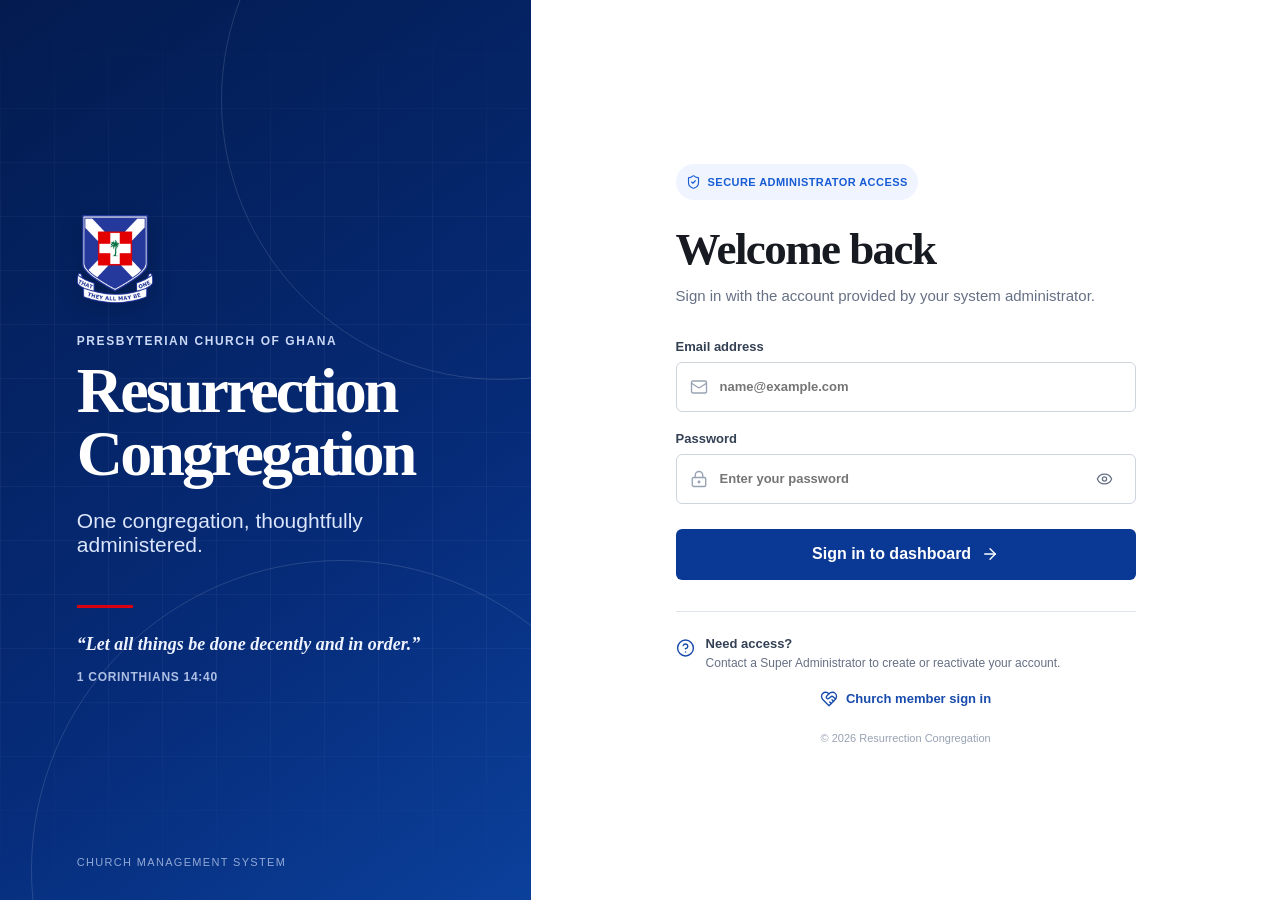
<file: index.html>
<!doctype html>
<html lang="en">

<head>
  <meta charset="UTF-8" />
  <meta name="viewport" content="width=device-width, initial-scale=1.0" />
  <meta name="theme-color" content="#062b78" />
  <meta name="referrer" content="no-referrer" />
  <meta http-equiv="Content-Security-Policy"
    content="default-src 'self'; script-src 'self'; style-src 'self' https://fonts.googleapis.com; style-src-attr 'unsafe-inline'; font-src 'self' https://fonts.gstatic.com; img-src 'self' data: blob: https:; connect-src 'self' https://bemodednhyzhfolkleoz.supabase.co wss://bemodednhyzhfolkleoz.supabase.co; object-src 'none'; base-uri 'self'; form-action 'self'; frame-src 'none'; worker-src 'self' blob:" />
  <link rel="icon" type="image/png" href="assets/pcg-crest.png" />
  <meta name="description"
    content="Church management system for Presbyterian Church of Ghana, Resurrection Congregation." />
  <title>Resurrection Congregation • Church Management</title>
  <link rel="preconnect" href="https://fonts.googleapis.com" />
  <link rel="preconnect" href="https://fonts.gstatic.com" crossorigin />
  <link
    href="https://fonts.googleapis.com/css2?family=Hanken+Grotesk:wght@400;500;600;700&family=Source+Serif+4:wght@600;700&display=swap"
    rel="stylesheet" />
  <link rel="stylesheet" href="styles.css?v=20260827-2" />
  <link rel="stylesheet" href="components/sidebar.css" />
  <link rel="stylesheet" href="components/dashboard.css" />
  <link rel="stylesheet" href="components/generational-groups.css?v=20260827-1" />
  <link rel="stylesheet" href="components/attendance.css" />
  <link rel="stylesheet" href="components/communion.css?v=20260827-1" />
  <link rel="stylesheet" href="components/finance.css" />
  <link rel="stylesheet" href="components/profile.css" />
  <link rel="stylesheet" href="components/user-management.css" />
  <link rel="stylesheet" href="components/announcements.css?v=20260820-1" />
  <link rel="stylesheet" href="components/church-history.css?v=20260901-1" />
  <link rel="stylesheet" href="components/pastoral-care.css?v=20260901-1" />
  <link rel="stylesheet" href="components/life-event-registers.css?v=20260901-1" />
  <link rel="stylesheet" href="components/property-management.css?v=20260901-1" />
</head>

<body>
  <div class="app-loading" id="appLoading">
    <span class="loading-mark"><i data-lucide="shield-check"></i></span>
    <strong>Securing your workspace</strong>
    <small>Verifying administrator access...</small>
  </div>
  <div class="app-shell">
    <aside class="sidebar" id="sidebar" aria-label="Main navigation"></aside>

    <div class="app-main">
      <header class="topbar">
        <button class="icon-btn mobile-menu" id="menuBtn" aria-label="Open navigation" aria-controls="sidebar"
          aria-expanded="false"><i data-lucide="menu"></i></button>
        <label class="global-search" for="globalSearch">
          <i data-lucide="search"></i>
          <input id="globalSearch" type="search" placeholder="Search members, events, transactions..."
            autocomplete="off" />
          <kbd>⌘ K</kbd>
        </label>
        <div class="topbar-actions">
          <button class="icon-btn notification-btn" id="notificationBtn" aria-label="Notifications">
            <i data-lucide="bell"></i><span class="notification-dot"></span>
          </button>
          <div id="profileMount"></div>
        </div>
      </header>

      <main id="mainContent" tabindex="-1">
        <section class="page active" id="page-dashboard" data-page-title="Dashboard">
          <div class="page-heading welcome-heading">
            <div>
              <p class="eyebrow" id="todayLabel">RESURRECTION CONGREGATION</p>
              <h2>Good morning, Admin.</h2>
              <p>Your congregation overview, updated from live church records.</p>
            </div>
            <div class="dashboard-actions">
              <button class="secondary-btn" data-action="add-attendance" data-requires="attendance.manage"><i
                  data-lucide="clipboard-check"></i> Record attendance</button>
              <button class="primary-btn" data-action="add-member" data-requires="members.manage"><i
                  data-lucide="user-plus"></i> Add member</button>
            </div>
          </div>

          <div class="metric-grid" id="dashboardMetrics"></div>

          <div class="dashboard-layout">
            <article class="card dashboard-panel dashboard-attendance">
              <div class="card-heading">
                <div>
                  <p class="eyebrow">SERVICE PARTICIPATION</p>
                  <h3>Attendance trend</h3>
                </div>
                <button class="text-btn" data-action="add-attendance-summary" data-requires="attendance.manage">Record
                  attendance <i data-lucide="plus"></i></button>
              </div>
              <div class="attendance-summary"><strong id="lastAttendance">—</strong><span id="attendanceNote">No
                  attendance records yet</span></div>
              <div class="bar-chart" id="attendanceChart" aria-label="Attendance for the latest services"></div>
              <div class="chart-axis" id="attendanceAxis"></div>
            </article>

            <article class="card dashboard-panel dashboard-events">
              <div class="card-heading">
                <div>
                  <p class="eyebrow">NEXT ON THE CALENDAR</p>
                  <h3>Upcoming programmes</h3>
                </div><button class="text-btn" data-page="events">View all <i data-lucide="arrow-up-right"></i></button>
              </div>
              <div id="upcomingEvents" class="event-list"></div>
            </article>

            <article class="card dashboard-panel dashboard-membership">
              <div class="card-heading">
                <div>
                  <p class="eyebrow">MEMBERSHIP HEALTH</p>
                  <h3>Congregation profile</h3>
                </div><button class="text-btn" data-page="members">Directory <i
                    data-lucide="arrow-up-right"></i></button>
              </div>
              <div id="membershipHealth" class="membership-health"></div>
            </article>

            <article class="card dashboard-panel dashboard-giving">
              <div class="card-heading">
                <div>
                  <p class="eyebrow">STEWARDSHIP</p>
                  <h3>Monthly cash flow</h3>
                </div><button class="text-btn" data-page="finance">Details <i data-lucide="arrow-up-right"></i></button>
              </div>
              <div class="cashflow-summary" id="cashflowSummary"></div>
              <div class="cashflow-visual" id="cashflowVisual"></div>
              <div class="giving-meta"><span>Transactions this month</span><strong
                  id="givingTransactionCount">0</strong></div>
            </article>

            <article class="card dashboard-panel dashboard-activity">
              <div class="card-heading">
                <div>
                  <p class="eyebrow">RECENT ACTIVITY</p>
                  <h3>Latest updates</h3>
                </div><span class="live-label"><i></i> Live</span>
              </div>
              <div id="activityList" class="activity-list"></div>
            </article>
          </div>
        </section>

        <section class="page" id="page-members" data-page-title="Membership">
          <div class="page-heading">
            <div>
              <p class="breadcrumb">Home <i data-lucide="chevron-right"></i> Membership</p>
              <h2>Membership directory</h2>
              <p>Manage member records, groups, and pastoral care details.</p>
            </div>
            <button class="primary-btn" data-action="add-member" data-requires="members.manage"><i
                data-lucide="user-plus"></i> Add new member</button>
          </div>
          <div class="summary-strip" id="memberSummary"></div>
          <div class="generational-summary" id="memberGenerationalSummary"
            aria-label="Current age-based membership groups" aria-live="polite"></div>
          <article class="card table-card">
            <div class="table-toolbar">
              <label class="inline-search"><i data-lucide="search"></i><input id="memberSearch" type="search"
                  placeholder="Search members..." /></label>
              <div class="toolbar-actions">
                <select id="memberStatusFilter" aria-label="Filter by status">
                  <option value="all">All statuses</option>
                  <option>Active</option>
                  <option>Visitor</option>
                  <option>Inactive</option>
                  <option>Transferred In</option>
                  <option>Transferred Out</option>
                  <option>Deceased</option>
                </select>
                <button class="secondary-btn" id="exportMembers"><i data-lucide="download"></i> Export</button>
              </div>
            </div>
            <div class="table-scroll">
              <table>
                <thead>
                  <tr>
                    <th>Member</th>
                    <th>Contact</th>
                    <th>Age-based group</th>
                    <th>Role</th>
                    <th>Status</th>
                    <th></th>
                  </tr>
                </thead>
                <tbody id="membersTable"></tbody>
              </table>
            </div>
            <div class="table-footer"><span id="memberTableCount"></span>
              <div class="pagination"><button disabled><i data-lucide="chevron-left"></i></button><button
                  class="active">1</button><button disabled><i data-lucide="chevron-right"></i></button></div>
            </div>
          </article>
          <div id="memberProfileRequestsRoot" data-requires="members.manage"></div>
        </section>

        <section class="page" id="page-pastoral" data-page-title="Pastoral Care">
          <div id="pastoralCareModuleRoot"></div>
        </section>

        <section class="page" id="page-registers" data-page-title="Baptism &amp; Life Events">
          <div id="lifeEventRegistersRoot"></div>
        </section>

        <section class="page" id="page-attendance" data-page-title="Attendance">
          <div id="attendanceModuleRoot"></div>
        </section>

        <section class="page" id="page-communion" data-page-title="Communion">
          <div id="communionModuleRoot"></div>
        </section>

        <section class="page" id="page-finance" data-page-title="Finance">
          <div id="financeModuleRoot"></div>
        </section>

        <section class="page" id="page-property" data-page-title="Assets &amp; Facilities">
          <div id="propertyManagementRoot"></div>
        </section>

        <section class="page" id="page-events" data-page-title="Events">
          <div class="page-heading">
            <div>
              <p class="breadcrumb">Home <i data-lucide="chevron-right"></i> Events</p>
              <h2>Events & programmes</h2>
              <p>Plan services, meetings, outreach, and fellowship activities.</p>
            </div>
            <button class="primary-btn" data-action="add-event" data-requires="events.manage"><i
                data-lucide="calendar-plus"></i> Create
              event</button>
          </div>
          <div class="event-layout">
            <article class="card mini-calendar">
              <div class="calendar-title"><span></span>
                <h3 id="calendarTitle"></h3><span></span>
              </div>
              <div class="calendar-week">
                <span>Mo</span><span>Tu</span><span>We</span><span>Th</span><span>Fr</span><span>Sa</span><span>Su</span>
              </div>
              <div class="calendar-days" id="calendarDays"></div>
            </article>
            <article class="card schedule-card">
              <div class="card-heading">
                <div>
                  <p class="eyebrow">UPCOMING</p>
                  <h3>Programme schedule</h3>
                </div><select id="eventTypeFilter">
                  <option value="all">All events</option>
                  <option>Worship</option>
                  <option>Meeting</option>
                  <option>Outreach</option>
                  <option>Fellowship</option>
                </select>
              </div>
              <div id="eventsSchedule"></div>
            </article>
          </div>
        </section>

        <section class="page" id="page-announcements" data-page-title="Announcements">
          <div id="announcementsModuleRoot"></div>
        </section>

        <section class="page" id="page-reports" data-page-title="Reports">
          <div class="page-heading">
            <div>
              <p class="breadcrumb">Home <i data-lucide="chevron-right"></i> Reports</p>
              <h2>Reports & insights</h2>
              <p>Understand growth, participation, and stewardship at a glance.</p>
            </div>
            <button class="secondary-btn" id="printReport"><i data-lucide="printer"></i> Print report</button>
          </div>
          <div class="report-grid" id="reportCards"></div>
          <div class="dashboard-grid report-details">
            <article class="card attendance-card">
              <div class="card-heading">
                <div>
                  <p class="eyebrow">GROWTH</p>
                  <h3>Membership by month</h3>
                </div>
              </div>
              <div class="line-chart" id="growthChart"></div>
              <div class="chart-axis" id="growthAxis"></div>
            </article>
            <article class="card">
              <div class="card-heading">
                <div>
                  <p class="eyebrow">DEMOGRAPHICS</p>
                  <h3>Membership profile</h3>
                </div>
              </div>
              <div id="demographics" class="demographics"></div>
            </article>
            <article class="card attendance-report-card">
              <div class="card-heading">
                <div>
                  <p class="eyebrow">ATTENDANCE</p>
                  <h3>Attendance by service</h3>
                </div>
              </div>
              <div id="attendanceReportSummary"></div>
            </article>
          </div>
        </section>

        <section class="page" id="page-history" data-page-title="Church History">
          <div id="churchHistoryModuleRoot"></div>
        </section>

        <section class="page" id="page-users" data-page-title="Users & roles">
          <div class="page-heading">
            <div>
              <p class="breadcrumb">Home <i data-lucide="chevron-right"></i> Administration</p>
              <h2>Users & roles</h2>
              <p>Create administrator and member accounts, link Member access, and control what each role can access.
              </p>
            </div>
            <button class="primary-btn" id="addUserBtn" data-requires="users.manage"><i data-lucide="user-plus"></i> Add
              account</button>
          </div>

          <div class="user-metrics" id="userMetrics"></div>

          <div class="user-management-layout">
            <article class="card table-card users-card">
              <div class="table-toolbar">
                <label class="inline-search"><i data-lucide="search"></i><input id="userSearch" type="search"
                    placeholder="Search accounts..." /></label>
                <div class="toolbar-actions">
                  <select id="userRoleFilter" aria-label="Filter users by role">
                    <option value="all">All roles</option>
                  </select>
                  <select id="userStatusFilter" aria-label="Filter users by status">
                    <option value="all">All statuses</option>
                    <option value="active">Active</option>
                    <option value="inactive">Inactive</option>
                  </select>
                </div>
              </div>
              <div class="table-scroll">
                <table>
                  <thead>
                    <tr>
                      <th>Account</th>
                      <th>Role</th>
                      <th>Status</th>
                      <th>Added</th>
                      <th></th>
                    </tr>
                  </thead>
                  <tbody id="usersTable"></tbody>
                </table>
              </div>
              <div class="table-footer"><span id="userTableCount">Loading accounts...</span></div>
            </article>

            <aside class="card roles-card">
              <div class="roles-heading">
                <div>
                  <p class="eyebrow">ACCESS CONTROL</p>
                  <h3>Roles</h3>
                </div>
                <button class="icon-btn" id="addRoleBtn" data-requires="roles.manage" aria-label="Create role"><i
                    data-lucide="plus"></i></button>
              </div>
              <p class="roles-intro">Roles group permissions so access stays consistent as your team changes.</p>
              <div class="roles-list" id="rolesList"></div>
            </aside>
          </div>
        </section>

        <section class="page" id="page-settings" data-page-title="Settings">
          <div class="page-heading">
            <div>
              <p class="breadcrumb">Home <i data-lucide="chevron-right"></i> Settings</p>
              <h2>System settings</h2>
              <p>Manage congregation information, membership rules, and administrator access.</p>
            </div>
          </div>
          <div class="settings-grid">
            <article class="card settings-card">
              <div class="card-heading">
                <div>
                  <p class="eyebrow">PROFILE</p>
                  <h3>Congregation details</h3>
                </div>
              </div>
              <form id="churchSettingsForm"><label>Church name<input name="churchName"
                    value="Presbyterian Church of Ghana" /></label><label>Congregation<input name="congregation"
                    value="Resurrection Congregation" /></label><label>District<input name="district"
                    placeholder="Enter district" /></label><label>Office email<input name="email" type="email"
                    placeholder="office@example.org" /></label><button class="primary-btn" type="submit">Save
                  details</button></form>
            </article>
            <article class="card settings-card">
              <div class="card-heading">
                <div>
                  <p class="eyebrow">ACCOUNT & DATA</p>
                  <h3>Administrator access</h3>
                </div><span class="status-pill neutral" id="connectionBadge">Not connected</span>
              </div>
              <div class="connection-overview"><span class="connection-icon"><i data-lucide="cloud-check"></i></span>
                <div><strong id="connectionTitle">Checking data connection</strong>
                  <p id="connectionMessage">Confirming secure access to church records.</p>
                </div>
              </div>
              <form id="authForm" class="auth-form">
                <div class="auth-heading"><strong>Administrator account</strong><span id="authHint">Checking
                    account...</span></div>
                <div class="signed-in-account" id="signedInAccount" hidden><span class="signed-in-avatar"
                    id="settingsAvatar">CA</span>
                  <div><strong id="signedInName">Church Admin</strong><span id="signedInEmail"></span></div><i
                    data-lucide="badge-check"></i>
                </div>
                <div class="auth-credentials" id="authCredentials"><label>Email<input name="email" type="email"
                      autocomplete="username" placeholder="admin@example.org" /></label><label>Password<input
                      name="password" type="password" autocomplete="current-password" placeholder="••••••••" /></label>
                </div>
                <div class="form-actions"><button class="secondary-btn" type="button" id="signOutBtn" hidden>Sign
                    out</button><button class="primary-btn" type="submit" id="signInBtn">Sign in</button></div>
              </form>
              <details class="advanced-settings" id="runtimeDatabaseConfig">
                <summary><span><i data-lucide="square-terminal"></i><strong>Developer connection
                      settings</strong></span><i data-lucide="chevron-down"></i></summary>
                <div class="advanced-settings-body">
                  <p>Only change these values when moving the system to another database project.</p>
                  <form id="supabaseForm"><label>Project URL<input name="url" type="url"
                        placeholder="https://your-project.supabase.co" /></label><label>Publishable key<input name="key"
                        type="password" placeholder="sb_publishable_..." /></label>
                    <div class="form-actions"><button class="secondary-btn" type="button" id="testConnection">Test
                        connection</button><button class="primary-btn" type="submit">Save</button></div>
                  </form>
                  <p class="config-help">Deployment defaults are stored in <code>config.js</code>.</p>
                </div>
              </details>
            </article>
            <article class="card settings-card generational-settings-card">
              <div class="card-heading">
                <div>
                  <p class="eyebrow">MEMBERSHIP</p>
                  <h3>Generational groups</h3>
                  <p class="group-rules-intro">Define the inclusive age and gender rules used to classify members
                    automatically. These rules do not change actual fellowship or department participation.</p>
                </div>
              </div>
              <div class="generational-rules-toolbar">
                <span id="generationalGroupsCount">Loading group rules…</span>
                <button class="primary-btn" id="addGenerationalGroupBtn" type="button"
                  data-requires="settings.manage"><i data-lucide="plus"></i> Add group</button>
              </div>
              <div class="table-scroll">
                <table class="generational-groups-table">
                  <thead>
                    <tr>
                      <th>Group</th>
                      <th>Age range</th>
                      <th>Gender</th>
                      <th>Status</th>
                      <th>Actions</th>
                    </tr>
                  </thead>
                  <tbody id="generationalGroupsTable"></tbody>
                </table>
              </div>
              <p class="group-rule-guidance"><i data-lucide="info"></i><span>Age ranges include both boundary ages.
                  Active rules may overlap only when one applies exclusively to males and the other exclusively to
                  females.</span></p>
            </article>
          </div>
        </section>
      </main>
    </div>
  </div>

  <div class="mobile-overlay" id="mobileOverlay"></div>
  <div class="toast-region" id="toastRegion" aria-live="polite"></div>

  <div class="popover notifications" id="notificationPanel" hidden>
    <div class="popover-title"><strong>Notifications</strong><button class="text-btn" id="markRead">Mark all
        read</button></div>
    <div id="notificationsList"></div>
  </div>

  <dialog id="entryDialog">
    <form method="dialog" id="entryForm">
      <div class="dialog-header">
        <div>
          <p class="eyebrow" id="dialogEyebrow">NEW RECORD</p>
          <h3 id="dialogTitle">Add new member</h3>
        </div><button class="icon-btn" type="button" data-close-dialog aria-label="Close"><i
            data-lucide="x"></i></button>
      </div>
      <div class="dialog-body" id="dialogFields"></div>
      <div class="dialog-footer"><button class="secondary-btn" type="button" data-close-dialog>Cancel</button><button
          class="primary-btn" type="submit" id="dialogSubmit">Save record</button></div>
    </form>
  </dialog>

  <dialog id="announcementDialog" class="management-dialog" aria-labelledby="announcementDialogTitle">
    <form id="announcementForm">
      <div class="dialog-header">
        <div>
          <p class="eyebrow">MEMBER COMMUNICATION</p>
          <h3 id="announcementDialogTitle">Create announcement</h3>
        </div>
        <button class="icon-btn" type="button" data-close-announcement-dialog aria-label="Close"><i
            data-lucide="x"></i></button>
      </div>
      <div class="dialog-body">
        <input type="hidden" name="announcement_id" />
        <label class="full">Title<input name="title" required maxlength="180"
            placeholder="Announcement title" /></label>
        <label class="full">Message<textarea name="content" required maxlength="10000" rows="7"
            placeholder="Write the message members should receive..."></textarea></label>
        <label>Priority<select name="priority">
            <option>Normal</option>
            <option>Important</option>
            <option>Urgent</option>
          </select></label>
        <label>Audience<select name="audience_type">
            <option>All</option>
            <option>Fellowship</option>
            <option>Generational Group</option>
          </select></label>
        <label class="full" id="announcementAudienceGroupField" hidden>Audience group<input name="audience_group"
            placeholder="Exact fellowship or generational group name" /><small class="field-note">Only linked members in
            this group will see the announcement.</small></label>
        <label class="full">Attachment URL<input name="attachment_url" type="url"
            placeholder="https://... (optional)" /></label>
        <label>Status<select name="status">
            <option>Draft</option>
            <option>Published</option>
            <option>Archived</option>
          </select><small class="field-note">Only Published announcements appear in the Member Portal.</small></label>
      </div>
      <div class="dialog-footer"><button class="secondary-btn" type="button"
          data-close-announcement-dialog>Cancel</button><button class="primary-btn" id="saveAnnouncementBtn"
          type="submit">Create announcement</button></div>
    </form>
  </dialog>

  <dialog id="memberGroupDialog" class="management-dialog member-group-dialog" aria-labelledby="memberGroupDialogTitle">
    <div class="dialog-header">
      <div>
        <p class="eyebrow" id="memberGroupDialogEyebrow">MEMBER ROSTER</p>
        <h3 id="memberGroupDialogTitle">Group members</h3>
        <p id="memberGroupDialogMeta" class="member-group-dialog-meta"></p>
      </div>
      <button class="icon-btn" type="button" data-close-member-group aria-label="Close group members"><i
          data-lucide="x"></i></button>
    </div>
    <div class="dialog-body member-group-dialog-body">
      <div class="member-group-total"><span class="member-group-total-icon"><i data-lucide="users-round"></i></span>
        <div><strong id="memberGroupTotal">0</strong><span id="memberGroupTotalLabel">Total members</span></div>
      </div>
      <div class="table-scroll member-group-table-wrap">
        <table class="member-group-table">
          <thead>
            <tr>
              <th>Member</th>
              <th>Age</th>
              <th>Gender</th>
              <th>Contact</th>
              <th>Status</th>
            </tr>
          </thead>
          <tbody id="memberGroupTable"></tbody>
        </table>
      </div>
    </div>
    <div class="dialog-footer"><button class="secondary-btn" type="button" data-close-member-group>Close</button>
    </div>
  </dialog>

  <dialog id="memberProfileDialog" class="member-profile-dialog" aria-labelledby="memberProfileName">
    <div class="dialog-header">
      <div class="member-profile-identity">
        <span class="member-profile-avatar" id="memberProfileAvatar">MB</span>
        <div>
          <p class="eyebrow">MEMBER PROFILE</p>
          <h3 id="memberProfileName">Member</h3>
          <p id="memberProfileMeta"></p>
        </div>
      </div>
      <button class="icon-btn" type="button" data-close-member-profile aria-label="Close member profile"><i
          data-lucide="x"></i></button>
    </div>
    <div class="dialog-body member-profile-body" id="memberProfileBody"></div>
    <div class="dialog-footer">
      <button class="secondary-btn" type="button" data-close-member-profile>Close</button>
      <button class="secondary-btn" id="startPastoralCareFromProfile" type="button" data-requires="pastoral.manage"><i
          data-lucide="heart-handshake"></i> Open care case</button>
      <button class="secondary-btn" id="addLifeEventFromProfile" type="button" data-requires="registers.manage"><i
          data-lucide="book-plus"></i> Add life event</button>
      <button class="primary-btn" id="editMemberFromProfile" type="button" data-requires="members.manage"><i
          data-lucide="pencil"></i> Edit member</button>
    </div>
  </dialog>

  <dialog id="generationalGroupDialog" class="management-dialog" aria-labelledby="generationalGroupDialogTitle">
    <form id="generationalGroupForm">
      <div class="dialog-header">
        <div>
          <p class="eyebrow">MEMBERSHIP RULE</p>
          <h3 id="generationalGroupDialogTitle">Create generational group</h3>
        </div>
        <button class="icon-btn" type="button" data-close-generational-group-dialog aria-label="Close"><i
            data-lucide="x"></i></button>
      </div>
      <div class="dialog-body">
        <input type="hidden" name="group_id" />
        <p class="group-form-error" id="generationalGroupFormError" role="alert" hidden></p>
        <label class="full">Group name<input name="name" required maxlength="100"
            placeholder="e.g. Senior Adults" /></label>
        <label>Minimum age<input name="minimum_age" required type="number" min="0" step="1" value="0" /></label>
        <label>Maximum age<input name="maximum_age" type="number" min="0" step="1" placeholder="No maximum" /><small
            class="field-note">Leave blank for no upper age limit.</small></label>
        <label>Gender<select name="gender" required>
            <option>All</option>
            <option>Male</option>
            <option>Female</option>
          </select></label>
        <label>Status<select name="status" required>
            <option>Active</option>
            <option>Inactive</option>
          </select></label>
        <label class="full">Description<textarea name="description" maxlength="500"
            placeholder="Optional note about this classification"></textarea></label>
      </div>
      <div class="dialog-footer">
        <button class="secondary-btn" type="button" data-close-generational-group-dialog>Cancel</button>
        <button class="primary-btn" id="saveGenerationalGroupBtn" type="submit">Create group</button>
      </div>
    </form>
  </dialog>

  <dialog id="userDialog" class="management-dialog">
    <form id="userForm">
      <div class="dialog-header">
        <div>
          <p class="eyebrow" id="userDialogEyebrow">NEW ACCOUNT</p>
          <h3 id="userDialogTitle">Add administrator</h3>
        </div>
        <button class="icon-btn" type="button" data-close-user-dialog aria-label="Close"><i
            data-lucide="x"></i></button>
      </div>
      <div class="dialog-body user-form-body">
        <input type="hidden" name="user_id" />
        <label class="full">Full name<input name="display_name" required placeholder="e.g. Ama Mensah" /></label>
        <label class="full">Email address<input name="email" type="email" autocomplete="off" required
            placeholder="name@example.com" /></label>
        <label>Phone number<input name="phone" type="tel" placeholder="024 000 0000" /></label>
        <label>Role<select name="role_id" required></select></label>
        <label class="full member-link-field" hidden>Linked church member<select
            name="member_id"></select><small>Required for the Member role. One login can be linked to one existing
            member only.</small></label>
        <label class="full create-password-field">Temporary password<span class="password-field"><input name="password"
              type="password" autocomplete="new-password" minlength="12" maxlength="128"
              placeholder="12–128 characters" /><button type="button"
              id="generatePassword">Generate</button></span><small>Give this password to the account
            holder
            securely.</small></label>
        <label class="full edit-status-field" hidden>Status<select name="status">
            <option value="active">Active</option>
            <option value="inactive">Inactive</option>
          </select></label>
      </div>
      <div class="dialog-footer"><button class="secondary-btn" type="button"
          data-close-user-dialog>Cancel</button><button class="primary-btn" id="saveUserBtn" type="submit">Create
          account</button></div>
    </form>
  </dialog>

  <dialog id="roleDialog" class="management-dialog role-dialog">
    <form id="roleForm">
      <div class="dialog-header">
        <div>
          <p class="eyebrow">ACCESS ROLE</p>
          <h3 id="roleDialogTitle">Create role</h3>
        </div>
        <button class="icon-btn" type="button" data-close-role-dialog aria-label="Close"><i
            data-lucide="x"></i></button>
      </div>
      <div class="dialog-body role-form-body">
        <input type="hidden" name="role_id" />
        <label class="full">Role name<input name="name" required placeholder="e.g. Ministry Coordinator" /></label>
        <label class="full">Description<textarea name="description"
            placeholder="Describe who should receive this role"></textarea></label>
        <fieldset class="full permission-fieldset">
          <legend>Permissions</legend>
          <div id="permissionOptions"></div>
        </fieldset>
      </div>
      <div class="dialog-footer"><button class="secondary-btn" type="button"
          data-close-role-dialog>Cancel</button><button class="primary-btn" id="saveRoleBtn" type="submit">Save
          role</button></div>
    </form>
  </dialog>

  <dialog id="passwordDialog" class="management-dialog password-dialog">
    <form id="passwordForm">
      <div class="dialog-header">
        <div>
          <p class="eyebrow">ACCOUNT SECURITY</p>
          <h3>Set temporary password</h3>
        </div><button class="icon-btn" type="button" data-close-password-dialog aria-label="Close"><i
            data-lucide="x"></i></button>
      </div>
      <div class="dialog-body"><input type="hidden" name="user_id" /><label class="full">New password<input
            name="password" type="password" autocomplete="new-password" minlength="12" maxlength="128" required
            placeholder="12–128 characters" /></label>
        <p class="full dialog-note">The account holder can use this password immediately on the appropriate sign-in
          page.</p>
      </div>
      <div class="dialog-footer"><button class="secondary-btn" type="button"
          data-close-password-dialog>Cancel</button><button class="primary-btn" type="submit">Update password</button>
      </div>
    </form>
  </dialog>

  <dialog id="historyMilestoneDialog" class="management-dialog history-milestone-dialog">
    <form id="historyMilestoneForm">
      <div class="dialog-header">
        <div>
          <p class="eyebrow">CHURCH HERITAGE</p>
          <h3 id="historyMilestoneDialogTitle">Add historical milestone</h3>
        </div><button class="icon-btn" type="button" data-close-history-milestone-dialog aria-label="Close"><i
            data-lucide="x"></i></button>
      </div>
      <div class="dialog-body"><input type="hidden" name="milestone_id" />
        <label>Year<input name="event_year" type="number" min="1700" max="2200" required /></label>
        <label>Exact date (optional)<input name="event_date" type="date" /></label>
        <label class="full">Milestone title<input name="title" maxlength="160" required
            placeholder="e.g. Dedication of the church building" /></label>
        <label class="full">Description<textarea name="description" maxlength="4000" rows="5"
            placeholder="Explain what happened and why it matters."></textarea></label>
        <label class="full">Photograph URL<input name="image_url" type="url" maxlength="1000"
            placeholder="https://..." /></label>
        <label class="full">Photograph caption<input name="image_caption" maxlength="240"
            placeholder="People, place, and approximate year" /></label>
        <label>Timeline order<input name="display_order" type="number" min="0" max="10000" value="0" /></label>
        <label class="history-publish-toggle"><input name="is_published" type="checkbox" checked /><span><strong>Published</strong><small>Visible to members when the main history page is published.</small></span></label>
      </div>
      <div class="dialog-footer"><button class="secondary-btn" type="button"
          data-close-history-milestone-dialog>Cancel</button><button class="primary-btn" id="saveHistoryMilestone"
          type="submit">Add milestone</button></div>
    </form>
  </dialog>

  <dialog id="pastoralCaseDialog" class="management-dialog pastoral-dialog">
    <form id="pastoralCaseForm">
      <div class="dialog-header"><div><p class="eyebrow">PASTORAL CARE</p><h3 id="pastoralCaseDialogTitle">Open pastoral care case</h3></div><button class="icon-btn" type="button" data-close-pastoral-dialog aria-label="Close"><i data-lucide="x"></i></button></div>
      <div class="dialog-body"><input type="hidden" name="case_id" />
        <label class="full">Member or visitor<select name="member_id" required></select></label>
        <label>Care type<select name="care_type" required><option>Visitor Follow-up</option><option>Inactive Member Follow-up</option><option>Home Visitation</option><option>Hospital Visit</option><option>Prayer Request</option><option>Counselling</option><option>Bereavement</option><option>Welfare Support</option><option>General Pastoral Care</option><option>Other</option></select></label>
        <label>Priority<select name="priority" required><option>Normal</option><option>High</option><option>Urgent</option></select></label>
        <label>Status<select name="status" required><option>Open</option><option>In Progress</option><option>Completed</option><option>Closed</option></select></label>
        <label>Assigned caregiver<select name="assigned_to"></select></label>
        <label>Opened on<input name="opened_on" type="date" required /></label>
        <label>Next follow-up<input name="next_follow_up_date" type="date" /></label>
        <label class="full">Care summary<textarea name="summary" maxlength="1000" rows="4" required placeholder="Record the non-confidential reason for care and the immediate need."></textarea><small class="field-note">Do not put sensitive counselling details here. Record those as a confidential follow-up activity.</small></label>
      </div>
      <div class="dialog-footer"><button class="secondary-btn" type="button" data-close-pastoral-dialog>Cancel</button><button class="primary-btn" id="savePastoralCase" type="submit">Open care case</button></div>
    </form>
  </dialog>

  <dialog id="pastoralActivityDialog" class="management-dialog pastoral-dialog">
    <form id="pastoralActivityForm">
      <div class="dialog-header"><div><p class="eyebrow">FOLLOW-UP ACTIVITY</p><h3 id="pastoralActivityDialogTitle">Record follow-up activity</h3></div><button class="icon-btn" type="button" data-close-pastoral-dialog aria-label="Close"><i data-lucide="x"></i></button></div>
      <div class="dialog-body"><input type="hidden" name="activity_id" /><input type="hidden" name="case_id" />
        <label>Activity date<input name="activity_date" type="date" required /></label>
        <label>Activity type<select name="activity_type" required><option>Phone Call</option><option>Home Visit</option><option>Hospital Visit</option><option>Church Meeting</option><option>Prayer</option><option>Message</option><option>Referral</option><option>Welfare Support</option><option>Note</option><option>Other</option></select></label>
        <label class="full">Outcome<input name="outcome" maxlength="500" placeholder="Brief result of this follow-up" /></label>
        <label class="full">Notes<textarea name="notes" maxlength="5000" rows="6" placeholder="Record what was done, agreed, or observed."></textarea></label>
        <label>Next follow-up<input name="next_follow_up_date" type="date" /></label>
        <label class="pastoral-confidential-toggle" id="pastoralConfidentialField"><input name="is_confidential" type="checkbox" /><span><strong>Confidential note</strong><small>Only users with confidential pastoral access can read it.</small></span></label>
      </div>
      <div class="dialog-footer"><button class="secondary-btn" type="button" data-close-pastoral-dialog>Cancel</button><button class="primary-btn" id="savePastoralActivity" type="submit">Record activity</button></div>
    </form>
  </dialog>

  <dialog id="lifeEventDialog" class="management-dialog life-event-dialog" aria-labelledby="lifeEventDialogTitle">
    <form id="lifeEventForm">
      <div class="dialog-header"><div><p class="eyebrow">CHURCH REGISTER</p><h3 id="lifeEventDialogTitle">New register entry</h3></div><button class="icon-btn" type="button" data-close-life-event-dialog aria-label="Close"><i data-lucide="x"></i></button></div>
      <div class="dialog-body"><input type="hidden" name="record_id" />
        <p class="life-form-section">Person &amp; event</p>
        <label class="full">Linked membership record<select name="member_id"></select><small class="field-note">Optional. Link the event to a member profile or leave it unlinked for an external person.</small></label>
        <label class="full">Person's full name<input name="person_name" required maxlength="200" placeholder="Name exactly as it should appear in the register" /></label>
        <label>Life event<select name="event_type" required><option>Baptism</option><option>Confirmation</option><option>Marriage</option><option>Child Dedication</option><option>Reception into Membership</option><option>Transfer In</option><option>Transfer Out</option><option>Funeral / Memorial</option></select></label>
        <label>Event date<input name="event_date" type="date" required /></label>
        <label>Date of birth<input name="date_of_birth" type="date" /></label>
        <label data-life-events="Baptism" data-life-required>Baptism type<select name="baptism_type"><option>Infant</option><option>Adult</option></select></label>
        <label class="full" data-life-events="Marriage" data-life-required>Spouse's full name<input name="related_person_name" maxlength="200" placeholder="Name exactly as it should appear in the register" /></label>
        <label class="full" data-life-events="Baptism|Child Dedication">Parents / guardians<input name="parents_guardians" maxlength="500" placeholder="Names of parents or guardians" /></label>
        <label class="full" data-life-events="Baptism|Confirmation|Marriage">Sponsors / witnesses<input name="sponsors_witnesses" maxlength="500" placeholder="Names of sponsors, godparents, or witnesses" /></label>
        <label class="full" data-life-events="Reception into Membership|Transfer In">Previous congregation<input name="previous_congregation" maxlength="300" placeholder="Congregation and district, if known" /></label>
        <label class="full" data-life-events="Transfer Out">Destination congregation<input name="destination_congregation" maxlength="300" placeholder="Receiving congregation and district" /></label>
        <p class="life-form-section">Official record</p>
        <label>Register number<input name="register_number" required maxlength="100" placeholder="e.g. BAP-2026-001" /></label>
        <label>Certificate number<input name="certificate_number" maxlength="100" placeholder="Optional certificate reference" /></label>
        <label>Officiant<input name="officiant" maxlength="200" placeholder="Minister or officiating officer" /></label>
        <label>Location<input name="location" maxlength="200" placeholder="Church or service location" /></label>
        <label class="full">Notes<textarea name="notes" maxlength="3000" rows="4" placeholder="Optional administrative notes for this register entry"></textarea></label>
      </div>
      <div class="dialog-footer"><button class="secondary-btn" type="button" data-close-life-event-dialog>Cancel</button><button class="primary-btn" id="saveLifeEvent" type="submit">Record life event</button></div>
    </form>
  </dialog>

  <script src="components/sidebar.js?v=20260901-4"></script>
  <script src="components/profile.js"></script>
  <script src="components/user-management.js?v=20260901-4"></script>
  <script src="components/announcements.js?v=20260820-1"></script>
  <script src="components/church-history.js?v=20260901-1"></script>
  <script src="components/pastoral-care.js?v=20260901-1"></script>
  <script src="components/life-event-registers.js?v=20260901-1"></script>
  <script src="components/property-management.js?v=20260901-1"></script>
  <script src="components/member-profile-requests.js?v=20260820-1"></script>
  <script src="components/generational-groups.js"></script>
  <script src="components/attendance.js"></script>
  <script src="components/communion.js?v=20260827-1"></script>
  <script src="components/finance.js?v=20260827-2"></script>
  <script src="assets/vendor/lucide-0.468.0.min.js"></script>
  <script src="assets/vendor/supabase-js-2.112.4.min.js"></script>
  <script src="config.js"></script>
  <script src="app.js?v=20260901-4"></script>
</body>

</html>
</file>
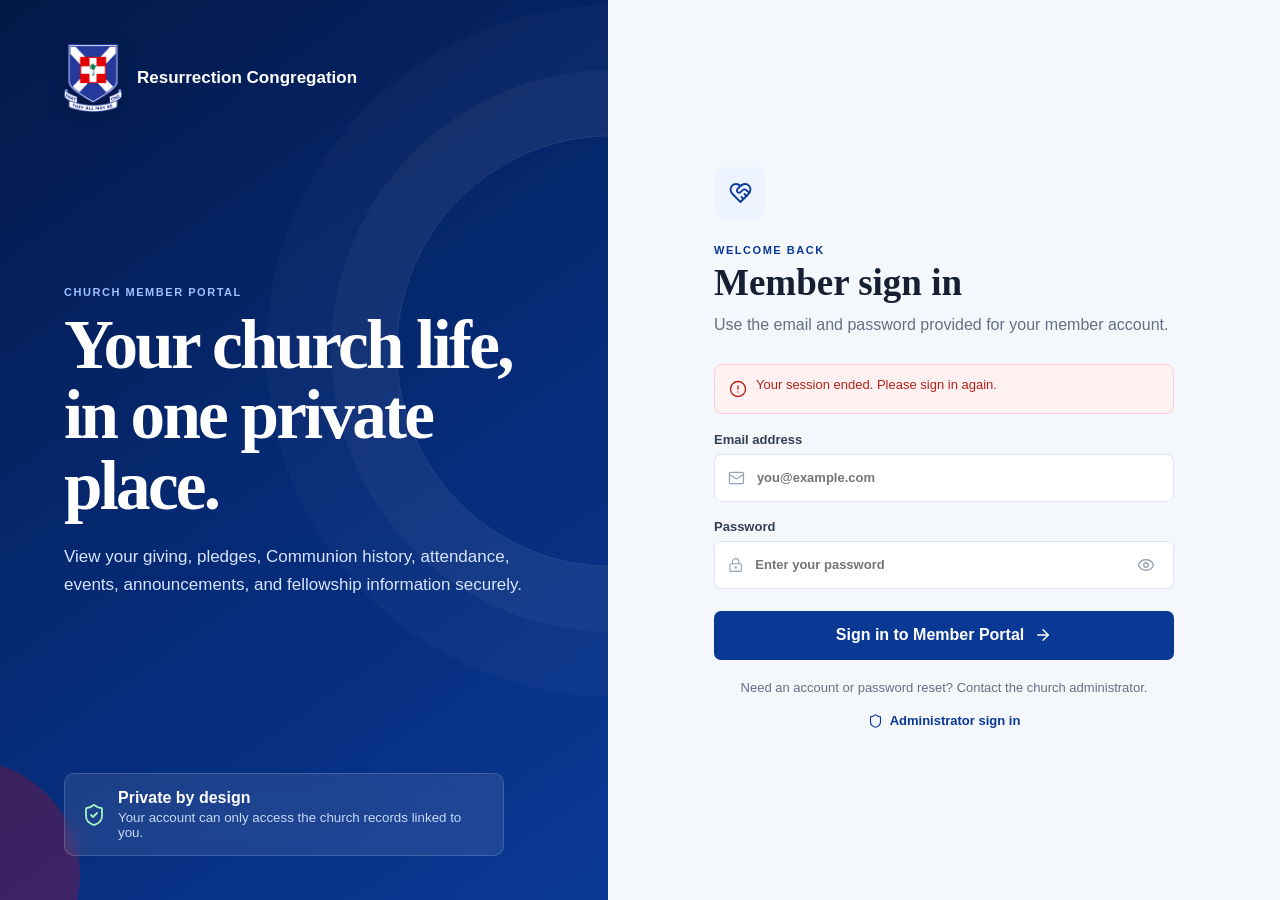
<file: member-portal.html>
<!DOCTYPE html>
<html lang="en">
<head>
  <meta charset="UTF-8" />
  <meta name="viewport" content="width=device-width, initial-scale=1.0" />
  <meta name="theme-color" content="#062b78" />
  <meta name="referrer" content="no-referrer" />
  <meta http-equiv="Content-Security-Policy" content="default-src 'self'; script-src 'self'; style-src 'self' https://fonts.googleapis.com; style-src-attr 'unsafe-inline'; font-src 'self' https://fonts.gstatic.com; img-src 'self' data: blob: https:; connect-src 'self' https://bemodednhyzhfolkleoz.supabase.co wss://bemodednhyzhfolkleoz.supabase.co; object-src 'none'; base-uri 'self'; form-action 'self'; frame-src 'none'; worker-src 'self' blob:" />
  <title>Member Portal · Resurrection Congregation</title>
  <link rel="icon" type="image/png" href="assets/pcg-crest.png" />
  <link rel="preconnect" href="https://fonts.googleapis.com" />
  <link rel="preconnect" href="https://fonts.gstatic.com" crossorigin />
  <link href="https://fonts.googleapis.com/css2?family=Hanken+Grotesk:wght@400;500;600;700;800&family=Source+Serif+4:wght@600;700&display=swap" rel="stylesheet" />
  <link rel="stylesheet" href="components/member-portal.css?v=20260901-1" />
</head>
<body class="member-portal-body">
  <div class="member-mobile-overlay" id="memberMobileOverlay" hidden></div>
  <aside class="member-sidebar" id="memberSidebar">
    <div class="member-brand">
      <span class="member-brand-mark"><img src="assets/pcg-crest.png" alt="Presbyterian Church of Ghana crest" /></span>
      <span><strong>Resurrection</strong><small>Member Portal</small></span>
      <button class="member-sidebar-close" id="memberSidebarClose" type="button" aria-label="Close navigation"><i data-lucide="x"></i></button>
    </div>
    <nav class="member-navigation" aria-label="Member portal navigation">
      <button class="active" type="button" data-member-page="dashboard"><i data-lucide="house"></i><span>Dashboard</span></button>
      <button type="button" data-member-page="profile"><i data-lucide="circle-user-round"></i><span>My Profile</span></button>
      <button type="button" data-member-page="giving"><i data-lucide="hand-coins"></i><span>My Giving</span></button>
      <button type="button" data-member-page="pledges"><i data-lucide="badge-dollar-sign"></i><span>My Pledges</span></button>
      <button type="button" data-member-page="communion"><i data-lucide="church"></i><span>My Communion</span></button>
      <button type="button" data-member-page="attendance"><i data-lucide="calendar-check-2"></i><span>My Attendance</span></button>
      <button type="button" data-member-page="events"><i data-lucide="calendar-days"></i><span>Events &amp; Calendar</span></button>
      <button type="button" data-member-page="announcements"><i data-lucide="megaphone"></i><span>Announcements</span></button>
      <button type="button" data-member-page="history"><i data-lucide="landmark"></i><span>Church History</span></button>
      <button type="button" data-member-page="fellowship"><i data-lucide="users-round"></i><span>My Fellowship</span></button>
      <button type="button" data-member-page="settings"><i data-lucide="settings"></i><span>Settings</span></button>
    </nav>
    <div class="member-sidebar-privacy"><i data-lucide="shield-check"></i><span><strong>Your records are private</strong><small>Only information linked to your account appears here.</small></span></div>
  </aside>

  <div class="member-shell">
    <header class="member-topbar">
      <button class="member-menu-button" id="memberMenuButton" type="button" aria-label="Open navigation"><i data-lucide="menu"></i></button>
      <div><small id="memberTopbarLabel">Member Portal</small><strong id="memberTopbarTitle">Dashboard</strong></div>
      <div class="member-account">
        <span class="member-account-avatar" id="memberAccountAvatar">M</span>
        <span class="member-account-copy"><strong id="memberAccountName">Member</strong><small>Private account</small></span>
        <button class="member-signout" id="memberSignOut" type="button" title="Sign out"><i data-lucide="log-out"></i><span>Sign out</span></button>
      </div>
    </header>
    <main class="member-main" id="memberMain" tabindex="-1">
      <div class="member-loading" id="memberLoading"><i data-lucide="loader-circle"></i><strong>Preparing your private portal…</strong><span>Loading only the records linked to your account.</span></div>
      <div class="member-alert" id="memberAlert" role="alert" hidden></div>
      <div id="memberPortalContent" hidden></div>
    </main>
  </div>

  <dialog class="member-dialog" id="memberContactDialog">
    <form id="memberContactForm">
      <div class="member-dialog-heading"><div><p>MY PROFILE</p><h2>Update contact information</h2></div><button type="button" data-close-member-dialog="memberContactDialog" aria-label="Close"><i data-lucide="x"></i></button></div>
      <div class="member-dialog-body">
        <label>Phone number<input name="phone" type="tel" maxlength="40" /></label>
        <label>Email address<input name="email" type="email" maxlength="254" /></label>
        <label class="full">Address or location<textarea name="address" maxlength="500" rows="3"></textarea></label>
        <label class="full">Profile photo URL<input name="profile_photo_url" type="url" maxlength="1000" placeholder="https://…" /></label>
        <p class="member-form-error full" id="memberContactError" hidden></p>
      </div>
      <div class="member-dialog-actions"><button class="member-button secondary" type="button" data-close-member-dialog="memberContactDialog">Cancel</button><button class="member-button primary" type="submit">Save contact details</button></div>
    </form>
  </dialog>

  <dialog class="member-dialog" id="memberRequestDialog">
    <form id="memberRequestForm">
      <div class="member-dialog-heading"><div><p>PROTECTED INFORMATION</p><h2>Request a profile correction</h2></div><button type="button" data-close-member-dialog="memberRequestDialog" aria-label="Close"><i data-lucide="x"></i></button></div>
      <div class="member-dialog-body single">
        <label>What should be corrected?<textarea name="details" required maxlength="1000" rows="5" placeholder="Describe the official information and the correct value."></textarea></label>
        <label>Reason or supporting context<textarea name="reason" maxlength="1000" rows="3"></textarea></label>
        <p class="member-form-error" id="memberRequestError" hidden></p>
      </div>
      <div class="member-dialog-actions"><button class="member-button secondary" type="button" data-close-member-dialog="memberRequestDialog">Cancel</button><button class="member-button primary" type="submit">Submit request</button></div>
    </form>
  </dialog>

  <div class="member-toast-region" id="memberToastRegion" aria-live="polite"></div>

  <script src="assets/vendor/lucide-0.468.0.min.js"></script>
  <script src="assets/vendor/supabase-js-2.112.4.min.js"></script>
  <script src="config.js"></script>
  <script src="components/member-portal.js?v=20260901-1"></script>
</body>
</html>
</file>
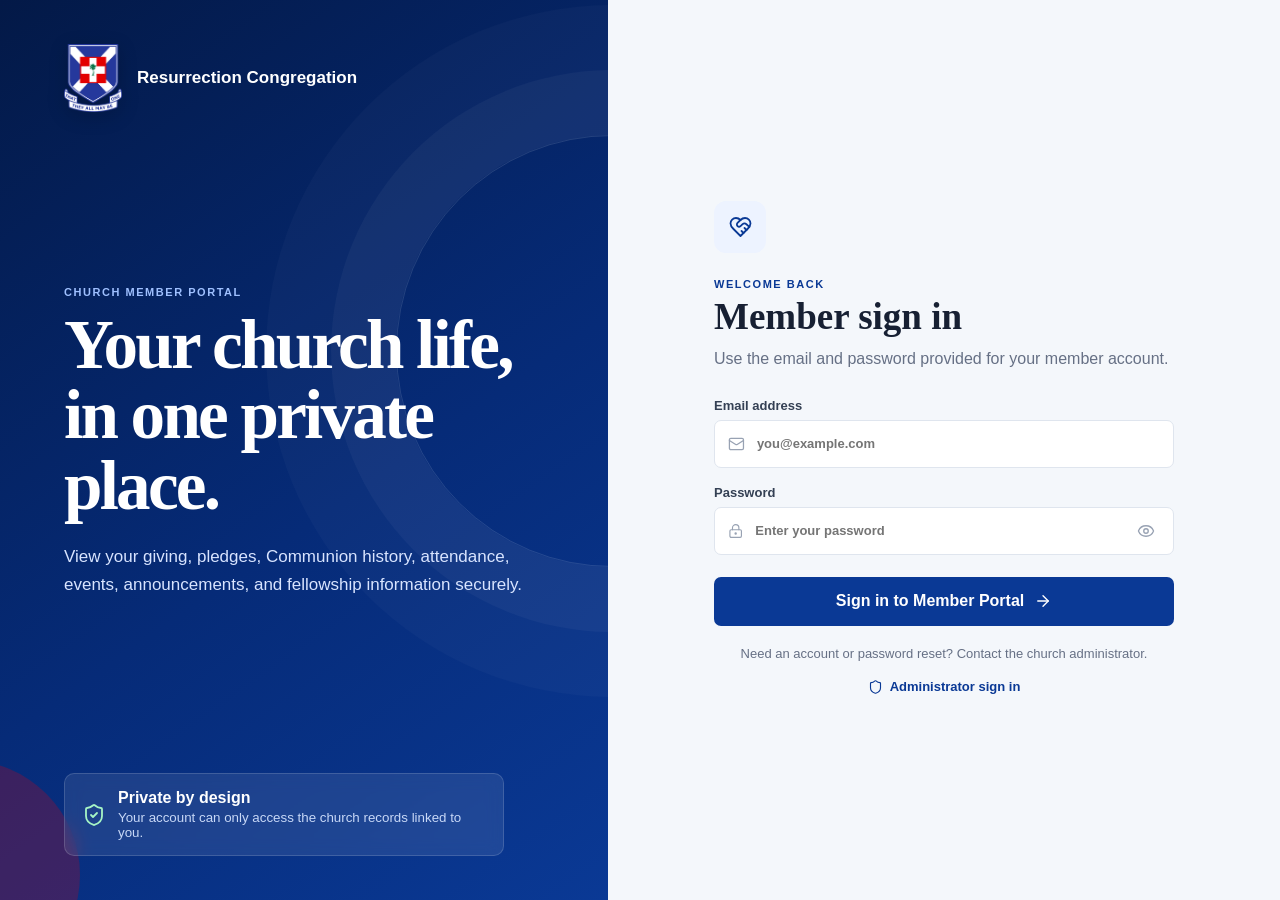
<file: member-signin.html>
<!DOCTYPE html>
<html lang="en">
<head>
  <meta charset="UTF-8" />
  <meta name="viewport" content="width=device-width, initial-scale=1.0" />
  <meta name="theme-color" content="#062b78" />
  <meta name="referrer" content="no-referrer" />
  <meta http-equiv="Content-Security-Policy" content="default-src 'self'; script-src 'self'; style-src 'self' https://fonts.googleapis.com; style-src-attr 'unsafe-inline'; font-src 'self' https://fonts.gstatic.com; img-src 'self' data: blob: https:; connect-src 'self' https://bemodednhyzhfolkleoz.supabase.co wss://bemodednhyzhfolkleoz.supabase.co; object-src 'none'; base-uri 'self'; form-action 'self'; frame-src 'none'; worker-src 'self' blob:" />
  <link rel="icon" type="image/png" href="assets/pcg-crest.png" />
  <title>Member Sign In · Resurrection Congregation</title>
  <link rel="preconnect" href="https://fonts.googleapis.com" />
  <link rel="preconnect" href="https://fonts.gstatic.com" crossorigin />
  <link href="https://fonts.googleapis.com/css2?family=Hanken+Grotesk:wght@400;500;600;700;800&family=Source+Serif+4:wght@600;700&display=swap" rel="stylesheet" />
  <link rel="stylesheet" href="components/member-signin.css?v=20260820-2" />
</head>
<body>
  <main class="member-login-shell">
    <section class="member-login-welcome">
      <a class="member-login-brand" href="member-signin.html"><span><img src="assets/pcg-crest.png" alt="Presbyterian Church of Ghana crest" /></span><strong>Resurrection Congregation</strong></a>
      <div class="member-login-welcome-copy"><p>CHURCH MEMBER PORTAL</p><h1>Your church life,<br />in one private place.</h1><span>View your giving, pledges, Communion history, attendance, events, announcements, and fellowship information securely.</span></div>
      <div class="member-login-privacy"><i data-lucide="shield-check"></i><span><strong>Private by design</strong><small>Your account can only access the church records linked to you.</small></span></div>
    </section>
    <section class="member-login-panel">
      <div class="member-login-card">
        <div class="member-login-heading"><span class="member-login-icon"><i data-lucide="heart-handshake"></i></span><p>WELCOME BACK</p><h2>Member sign in</h2><span>Use the email and password provided for your member account.</span></div>
        <div class="member-login-alert" id="memberSigninAlert" role="alert" hidden><i data-lucide="circle-alert"></i><span></span></div>
        <form id="memberSigninForm">
          <label>Email address<span><i data-lucide="mail"></i><input name="email" type="email" autocomplete="email" required placeholder="you@example.com" /></span></label>
          <label>Password<span><i data-lucide="lock-keyhole"></i><input id="memberSigninPassword" name="password" type="password" autocomplete="current-password" required placeholder="Enter your password" /><button id="memberTogglePassword" type="button" aria-label="Show password"><i data-lucide="eye"></i></button></span></label>
          <button class="member-login-button" id="memberSigninButton" type="submit"><span>Sign in to Member Portal</span><i data-lucide="arrow-right"></i></button>
        </form>
        <p class="member-login-help">Need an account or password reset? Contact the church administrator.</p>
        <a class="member-admin-link" href="signin.html"><i data-lucide="shield"></i> Administrator sign in</a>
      </div>
    </section>
  </main>
  <script src="assets/vendor/lucide-0.468.0.min.js"></script>
  <script src="assets/vendor/supabase-js-2.112.4.min.js"></script>
  <script src="config.js"></script>
  <script src="components/member-signin.js?v=20260820-1"></script>
</body>
</html>
</file>
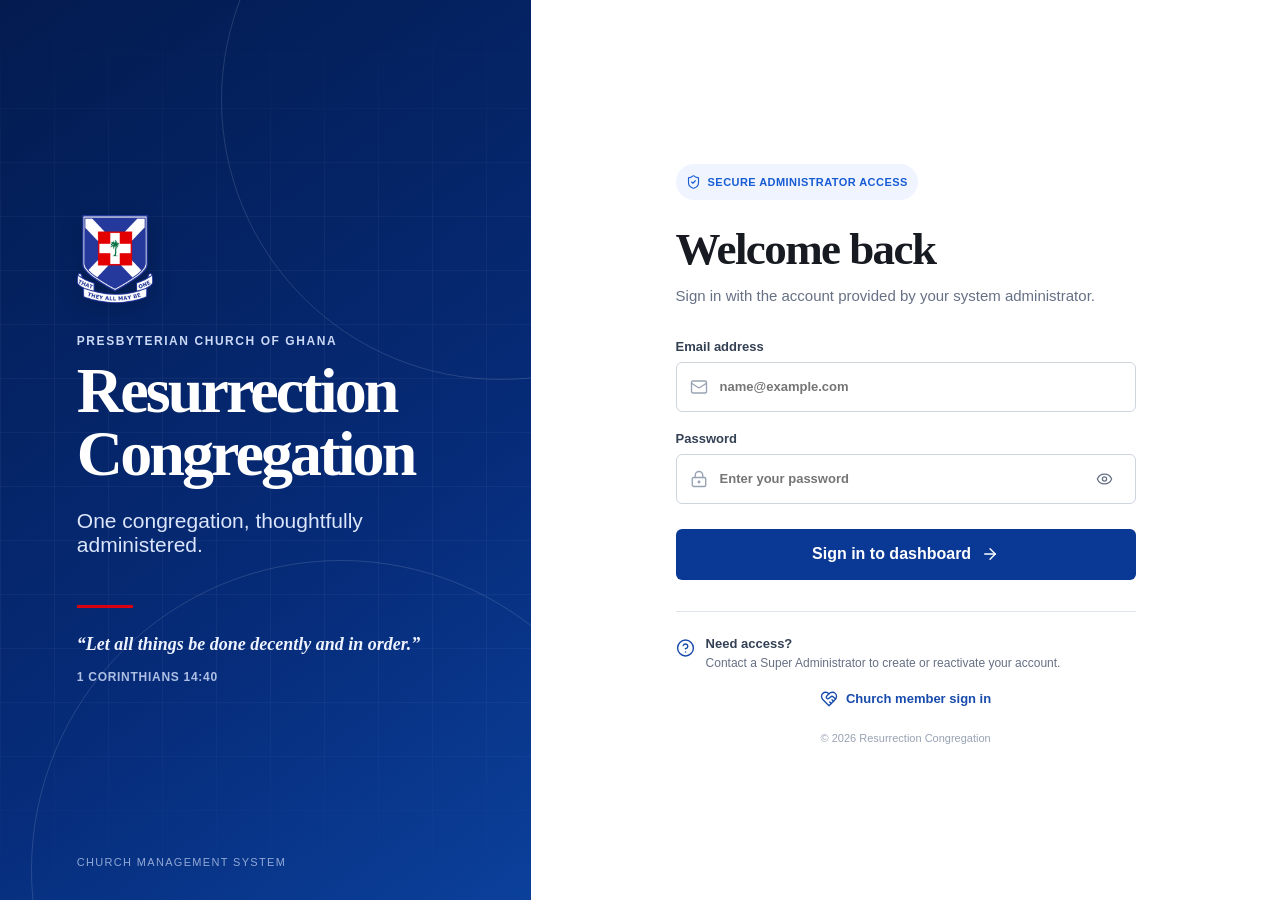
<file: signin.html>
<!doctype html>
<html lang="en">
<head>
  <meta charset="UTF-8" />
  <meta name="viewport" content="width=device-width, initial-scale=1.0" />
  <meta name="theme-color" content="#062b78" />
  <meta name="referrer" content="no-referrer" />
  <meta http-equiv="Content-Security-Policy" content="default-src 'self'; script-src 'self'; style-src 'self' https://fonts.googleapis.com; style-src-attr 'unsafe-inline'; font-src 'self' https://fonts.gstatic.com; img-src 'self' data: blob: https:; connect-src 'self' https://bemodednhyzhfolkleoz.supabase.co wss://bemodednhyzhfolkleoz.supabase.co; object-src 'none'; base-uri 'self'; form-action 'self'; frame-src 'none'; worker-src 'self' blob:" />
  <link rel="icon" type="image/png" href="assets/pcg-crest.png" />
  <meta name="description" content="Administrator sign in for Presbyterian Church of Ghana, Resurrection Congregation." />
  <title>Sign in | Resurrection Congregation</title>
  <link rel="preconnect" href="https://fonts.googleapis.com" />
  <link rel="preconnect" href="https://fonts.gstatic.com" crossorigin />
  <link href="https://fonts.googleapis.com/css2?family=Hanken+Grotesk:wght@400;500;600;700&family=Source+Serif+4:wght@600;700&display=swap" rel="stylesheet" />
  <link rel="stylesheet" href="components/signin.css?v=20260901-2" />
</head>
<body>
  <main class="signin-shell">
    <section class="signin-brand" aria-label="Resurrection Congregation">
      <div class="brand-glow brand-glow-one"></div>
      <div class="brand-glow brand-glow-two"></div>
      <div class="signin-brand-content">
        <div class="signin-logo" aria-hidden="true">
          <img src="assets/pcg-crest.png" alt="" />
        </div>
        <p class="brand-kicker">Presbyterian Church of Ghana</p>
        <h1>Resurrection<br />Congregation</h1>
        <p class="brand-message">One congregation, thoughtfully administered.</p>
        <div class="brand-divider"></div>
        <p class="brand-verse">“Let all things be done decently and in order.”</p>
        <span class="brand-reference">1 Corinthians 14:40</span>
      </div>
      <p class="brand-footer">Church Management System</p>
    </section>

    <section class="signin-panel">
      <div class="mobile-brand">
        <span class="mobile-mark"><img src="assets/pcg-crest.png" alt="" /></span>
        <div><strong>Resurrection Congregation</strong><small>Presbyterian Church of Ghana</small></div>
      </div>

      <div class="signin-card">
        <div class="signin-heading">
          <span class="secure-badge"><i data-lucide="shield-check"></i> Secure administrator access</span>
          <h2>Welcome back</h2>
          <p>Sign in with the account provided by your system administrator.</p>
        </div>

        <div class="signin-alert" id="signinAlert" role="alert" hidden>
          <i data-lucide="circle-alert"></i><span></span>
        </div>

        <form id="signinForm" novalidate>
          <label>Email address
            <span class="input-control"><i data-lucide="mail"></i><input name="email" type="email" autocomplete="username" placeholder="name@example.com" required /></span>
          </label>
          <label>Password
            <span class="input-control"><i data-lucide="lock-keyhole"></i><input name="password" id="signinPassword" type="password" autocomplete="current-password" placeholder="Enter your password" required /><button type="button" id="togglePassword" aria-label="Show password"><i data-lucide="eye"></i></button></span>
          </label>
          <button class="signin-button" id="signinButton" type="submit"><span>Sign in to dashboard</span><i data-lucide="arrow-right"></i></button>
        </form>

        <div class="signin-help">
          <i data-lucide="circle-help"></i>
          <p><strong>Need access?</strong><span>Contact a Super Administrator to create or reactivate your account.</span></p>
        </div>
        <a class="member-portal-link" href="member-signin.html"><i data-lucide="heart-handshake"></i> Church member sign in</a>
      </div>
      <p class="signin-copyright">© <span id="signinYear"></span> Resurrection Congregation</p>
    </section>
  </main>

  <script src="assets/vendor/lucide-0.468.0.min.js"></script>
  <script src="assets/vendor/supabase-js-2.112.4.min.js"></script>
  <script src="config.js"></script>
  <script src="components/signin.js?v=20260829-1"></script>
</body>
</html>
</file>
<file: styles.css>
:root {
  --blue-950: #041c50;
  --blue-900: #062b78;
  --blue-800: #0a3995;
  --blue-700: #184bab;
  --blue-100: #dce6ff;
  --blue-50: #f0f4ff;
  --red: #d80011;
  --green: #087a38;
  --green-light: #dcf7e7;
  --ink: #171a21;
  --muted: #667085;
  --line: #e4e7ec;
  --surface: #f6f7f9;
  --white: #fff;
  --amber: #b54708;
  --shadow: 0 12px 34px rgba(4, 28, 80, .08);
  --sidebar: 272px;
  --topbar: 72px;
}

* { box-sizing: border-box; }
html { scroll-behavior: smooth; }
body { margin: 0; min-height: 100vh; background: var(--surface); color: var(--ink); font-family: "Hanken Grotesk", sans-serif; font-size: 15px; }
[hidden] { display: none !important; }
button, input, select, textarea { font: inherit; }
button, select { cursor: pointer; }
button { border: 0; }
svg { width: 20px; height: 20px; }
h1, h2, h3, p { margin-top: 0; }
h2, .card h3 { font-family: "Source Serif 4", serif; }
h2 { margin-bottom: 8px; font-size: clamp(30px, 3vw, 40px); line-height: 1.14; letter-spacing: -.025em; }
.card h3 { margin: 0; font-size: 23px; line-height: 1.2; }

.app-shell { min-height: 100vh; }

.app-main { min-height: 100vh; margin-left: var(--sidebar); }
.topbar { position: fixed; inset: 0 0 auto var(--sidebar); z-index: 20; display: flex; height: var(--topbar); align-items: center; justify-content: space-between; padding: 0 32px; background: rgba(255,255,255,.94); border-bottom: 1px solid var(--line); backdrop-filter: blur(10px); }
.global-search { display: flex; width: min(420px, 40vw); height: 42px; align-items: center; gap: 10px; padding: 0 12px; background: #f9fafb; border: 1px solid var(--line); border-radius: 5px; transition: .2s; }
.global-search:focus-within { border-color: var(--blue-700); box-shadow: 0 0 0 3px rgba(24,75,171,.1); background: #fff; }
.global-search svg { flex: 0 0 auto; color: #475467; }
.global-search input { width: 100%; min-width: 0; border: 0; outline: none; background: transparent; color: var(--ink); }
.global-search kbd { padding: 2px 6px; color: #98a2b3; background: #fff; border: 1px solid #d0d5dd; border-radius: 4px; font: 11px/1.3 inherit; white-space: nowrap; }
.topbar-actions { display: flex; flex: 0 0 auto; align-items: center; gap: 14px; }
.icon-btn { display: inline-grid; width: 38px; height: 38px; place-items: center; padding: 0; color: #475467; background: transparent; border-radius: 50%; transition: .2s; }
.icon-btn:hover { color: var(--blue-900); background: var(--blue-50); }
.notification-btn { position: relative; }
.notification-dot { position: absolute; top: 7px; right: 7px; width: 7px; height: 7px; background: var(--red); border: 2px solid #fff; border-radius: 50%; }
.notification-dot.hidden-dot { display: none; }
.avatar { display: grid; place-items: center; flex: 0 0 auto; width: 38px; height: 38px; color: var(--blue-900); background: var(--blue-100); border-radius: 50%; font-size: 13px; font-weight: 700; }

main { min-height: 100vh; padding: calc(var(--topbar) + 38px) 36px 48px; }
.page { display: none; width: min(1400px, 100%); min-width: 0; margin: 0 auto; animation: pageIn .25s ease; }
.page.active { display: block; }
@keyframes pageIn { from { opacity: 0; transform: translateY(5px); } to { opacity: 1; transform: none; } }
.page-heading { display: flex; align-items: flex-end; justify-content: space-between; gap: 28px; margin-bottom: 28px; }
.page-heading > div { min-width: 0; }
.page-heading p:last-child { margin: 0; color: var(--muted); font-size: 16px; }
.welcome-heading { padding: 6px 0 4px; }
.eyebrow { margin-bottom: 8px; color: var(--blue-700); font-size: 11px; line-height: 1.2; font-weight: 700; letter-spacing: .12em; text-transform: uppercase; }
.breadcrumb { display: flex; align-items: center; gap: 8px; margin-bottom: 9px !important; color: var(--muted); font-size: 13px !important; }
.breadcrumb svg { width: 14px; height: 14px; }

.primary-btn, .secondary-btn, .text-btn { display: inline-flex; min-height: 40px; align-items: center; justify-content: center; gap: 8px; padding: 0 15px; border-radius: 4px; font-weight: 650; white-space: nowrap; transition: .2s; }
.primary-btn { color: #fff; background: var(--blue-800); }
.primary-btn:hover { background: var(--blue-900); transform: translateY(-1px); box-shadow: 0 5px 14px rgba(6,43,120,.2); }
.secondary-btn { color: var(--blue-800); background: #fff; border: 1px solid var(--blue-800); }
.secondary-btn:hover { background: var(--blue-50); }
.text-btn { min-height: 34px; padding: 0 5px; color: var(--blue-800); background: transparent; }
.text-btn svg, .primary-btn svg, .secondary-btn svg { width: 17px; height: 17px; }

.metric-grid { display: grid; grid-template-columns: repeat(4, 1fr); gap: 18px; margin-bottom: 22px; }
.metric-card { position: relative; display: flex; min-height: 138px; overflow: hidden; align-items: flex-start; justify-content: space-between; padding: 22px; background: #fff; border: 1px solid var(--line); border-radius: 8px; }
.metric-card::after { content: ""; position: absolute; inset: auto 0 0; height: 3px; background: var(--accent, var(--blue-800)); transform: scaleX(.35); transform-origin: left; transition: .35s; }
.metric-card:hover::after { transform: scaleX(1); }
.metric-card > div > span { color: var(--muted); font-size: 13px; font-weight: 600; }
.metric-card strong { display: block; margin: 9px 0 5px; font: 700 31px/1 "Source Serif 4", serif; }
.metric-card small { color: var(--muted); font-size: 12px; }
.metric-icon { display: grid; width: 43px; height: 43px; place-items: center; color: var(--accent, var(--blue-800)); background: color-mix(in srgb, var(--accent, var(--blue-800)) 10%, #fff); border-radius: 7px; }

.dashboard-grid { display: grid; grid-template-columns: minmax(0, 1.65fr) minmax(300px, 1fr); gap: 22px; }
.card { background: #fff; border: 1px solid var(--line); border-radius: 8px; }
.card-heading { display: flex; align-items: flex-start; justify-content: space-between; gap: 20px; padding: 22px 24px 8px; }
.trend { display: inline-flex; align-items: center; gap: 4px; font-size: 12px; font-weight: 700; }
.trend svg { width: 14px; }
.trend.up { color: var(--green); }
.attendance-card { padding-bottom: 23px; }
.attendance-summary { display: flex; align-items: baseline; gap: 9px; padding: 12px 24px 5px; }
.attendance-summary strong { font: 700 31px/1 "Source Serif 4", serif; }
.attendance-summary span, .giving-card > p { color: var(--muted); }
.bar-chart { display: flex; height: 150px; align-items: flex-end; justify-content: space-between; gap: 13px; margin: 10px 28px 0; border-bottom: 1px solid var(--line); background: repeating-linear-gradient(to bottom, transparent 0, transparent 36px, #f1f3f5 37px); }
.bar-chart.empty-chart { align-items: center; justify-content: center; border-bottom: 0; background: none; color: var(--muted); text-align: center; }
.empty-chart svg { width: 28px; height: 28px; color: #98a2b3; }
.empty-chart p { margin: 8px 0 0; font-size: 13px; }
.bar { position: relative; flex: 1; max-width: 47px; min-height: 12px; background: var(--blue-100); border-radius: 3px 3px 0 0; transition: .25s; }
.bar:hover, .bar.current { background: var(--blue-800); }
.bar::after { content: attr(data-value); position: absolute; left: 50%; top: -24px; padding: 2px 5px; opacity: 0; color: #fff; background: var(--blue-950); border-radius: 3px; font-size: 10px; transform: translateX(-50%); transition: .2s; }
.bar:hover::after { opacity: 1; }
.chart-axis { display: flex; justify-content: space-between; gap: 8px; margin: 8px 24px 0; color: #98a2b3; font-size: 10px; }
.event-list { padding: 5px 24px 18px; }
.event-row { display: grid; grid-template-columns: 45px 1fr auto; align-items: center; gap: 13px; padding: 15px 0; border-bottom: 1px solid #eef0f3; }
.event-row:last-child { border: 0; }
.date-box { display: grid; width: 44px; height: 48px; place-items: center; align-content: center; color: var(--blue-900); background: var(--blue-50); border-radius: 5px; }
.date-box strong { font: 700 19px/1 "Source Serif 4", serif; }
.date-box span { margin-top: 3px; font-size: 9px; font-weight: 700; text-transform: uppercase; }
.event-row h4 { margin: 0 0 4px; font-size: 14px; }
.event-row p { margin: 0; color: var(--muted); font-size: 12px; }
.event-row > svg { width: 17px; color: #98a2b3; }
.recent-card, .giving-card { min-height: 330px; }
.activity-list { padding: 8px 24px 20px; }
.activity-item { display: grid; grid-template-columns: 34px 1fr auto; gap: 12px; padding: 12px 0; border-bottom: 1px solid #eef0f3; }
.activity-item:last-child { border: 0; }
.activity-icon { display: grid; width: 34px; height: 34px; place-items: center; color: var(--blue-800); background: var(--blue-50); border-radius: 50%; }
.activity-icon.green { color: var(--green); background: var(--green-light); }
.activity-icon.red { color: var(--red); background: #fff0f1; }
.activity-icon svg { width: 16px; }
.activity-item p { margin: 0 0 3px; font-size: 13px; }
.activity-item small { color: var(--muted); }
.activity-item > small { white-space: nowrap; }
.giving-card { padding-bottom: 24px; }
.giving-total { display: flex; align-items: center; justify-content: space-between; padding: 25px 24px 0; }
.giving-total strong { font: 700 34px/1 "Source Serif 4", serif; }
.giving-card > p { margin: 6px 24px 26px; }
.giving-breakdown { display: grid; grid-template-columns: 1fr 1fr; gap: 10px; margin: 0 24px; }
.giving-breakdown div { padding: 13px; background: var(--surface); border-radius: 5px; }
.giving-breakdown span, .giving-breakdown strong { display: block; }
.giving-breakdown span { color: var(--muted); font-size: 11px; }
.giving-breakdown strong { margin-top: 5px; font-size: 18px; }
.fund-progress { padding: 0 24px; }
.fund-progress div, .giving-meta { display: flex; justify-content: space-between; margin-bottom: 8px; font-size: 12px; }
progress { width: 100%; height: 8px; overflow: hidden; appearance: none; border: 0; border-radius: 9px; }
progress::-webkit-progress-bar { background: #e9edf3; border-radius: 9px; }
progress::-webkit-progress-value { background: var(--green); border-radius: 9px; }
.giving-meta { margin: 13px 24px 0; padding-top: 14px; color: var(--muted); border-top: 1px solid var(--line); }
.giving-meta strong { color: var(--ink); }

.summary-strip { display: grid; grid-template-columns: repeat(auto-fit, minmax(140px, 1fr)); margin-bottom: 20px; background: #fff; border: 1px solid var(--line); border-radius: 8px; }
.summary-item { display: flex; width: 100%; align-items: center; gap: 12px; padding: 17px 20px; color: inherit; background: transparent; border: 0; border-right: 1px solid var(--line); font: inherit; text-align: left; cursor: pointer; transition: background .16s ease, box-shadow .16s ease; }
.summary-item:last-child { border: 0; }
.summary-item:hover, .summary-item:focus-visible { position: relative; z-index: 1; background: #f4f7fc; box-shadow: inset 0 0 0 1px #9cb7e5; outline: none; }
.summary-item > svg { width: 15px; height: 15px; margin-left: auto; color: var(--blue-800); }
.summary-dot { width: 9px; height: 9px; background: var(--dot); border-radius: 50%; }
.summary-item strong { display: block; font-size: 20px; }
.summary-item span:last-child { color: var(--muted); font-size: 12px; }
.table-card { overflow: hidden; }
.table-toolbar { display: flex; align-items: center; justify-content: space-between; gap: 16px; padding: 18px 20px; border-bottom: 1px solid var(--line); }
.inline-search { display: flex; width: min(340px, 100%); height: 40px; align-items: center; gap: 9px; padding: 0 12px; border: 1px solid #d0d5dd; border-radius: 4px; }
.inline-search svg { width: 17px; color: var(--muted); }
.inline-search input { width: 100%; border: 0; outline: 0; }
.toolbar-actions { display: flex; gap: 9px; }
select, input, textarea { border: 1px solid #d0d5dd; border-radius: 4px; color: var(--ink); background: #fff; outline: none; }
select { min-height: 40px; padding: 0 34px 0 12px; }
input:focus, select:focus, textarea:focus { border-color: var(--blue-700); box-shadow: 0 0 0 3px rgba(24,75,171,.1); }
.table-scroll { max-width: 100%; overflow-x: auto; }
table { width: 100%; border-collapse: collapse; }
th { padding: 13px 20px; color: #475467; background: #f5f6f7; border-bottom: 1px solid var(--line); font-size: 11px; letter-spacing: .08em; text-align: left; text-transform: uppercase; }
td { padding: 14px 20px; border-bottom: 1px solid #eaecf0; color: #475467; }
.cell-subtext { display: block; margin-top: 3px; color: var(--muted); font-size: 12px; }
tbody tr { transition: .15s; }
tbody tr:hover { background: var(--blue-50); }
.member-cell { display: flex; align-items: center; gap: 11px; min-width: 190px; }
.member-cell strong, .transaction-name { display: block; color: var(--ink); }
.member-cell small { display: block; margin-top: 3px; color: var(--muted); }
.status-pill { display: inline-flex; align-items: center; padding: 4px 9px; border-radius: 99px; font-size: 11px; font-weight: 700; }
.status-pill.active, .status-pill.income { color: #067647; background: #dcfae6; }
.status-pill.visitor, .status-pill.meeting { color: #175cd3; background: #eff4ff; }
.status-pill.inactive, .status-pill.neutral { color: #475467; background: #f2f4f7; }
.status-pill.transferred-in { color: #067647; background: #ecfdf3; }
.status-pill.transferred-out { color: #934f08; background: #fffaeb; }
.status-pill.deceased { color: #344054; background: #eaecf0; }
.status-pill.expense { color: #b42318; background: #fef3f2; }
.row-actions { display: flex; justify-content: flex-end; gap: 2px; }
.row-actions .icon-btn { width: 32px; height: 32px; }
.row-actions .delete:hover { color: var(--red); background: #fff0f1; }
.table-footer { display: flex; align-items: center; justify-content: space-between; padding: 14px 20px; color: var(--muted); font-size: 13px; }
.pagination { display: flex; gap: 5px; }
.pagination button { display: grid; min-width: 33px; height: 33px; place-items: center; color: #475467; background: #fff; border: 1px solid var(--line); border-radius: 4px; }
.pagination button.active { color: #fff; background: var(--blue-800); border-color: var(--blue-800); }
.pagination svg { width: 15px; }

.finance-metrics { grid-template-columns: repeat(3, 1fr); }
.content-grid-wide { display: grid; grid-template-columns: minmax(0, 2fr) minmax(280px, .7fr); gap: 20px; }
.table-heading { padding-bottom: 18px; border-bottom: 1px solid var(--line); }
.money { color: var(--ink); font-weight: 700; white-space: nowrap; }
.money.income { color: var(--green); }
.money.expense { color: #b42318; }
.fund-card { padding-bottom: 15px; }
.fund-item { padding: 15px 22px; border-bottom: 1px solid var(--line); }
.fund-item:last-child { border: 0; }
.fund-item div { display: flex; justify-content: space-between; margin-bottom: 8px; }
.fund-item span { color: var(--muted); font-size: 13px; }
.fund-item progress { height: 6px; }

.event-layout { display: grid; grid-template-columns: minmax(330px, .75fr) minmax(0, 1.5fr); gap: 20px; }
.mini-calendar { padding: 20px; align-self: start; }
.calendar-title { display: flex; align-items: center; justify-content: space-between; margin-bottom: 23px; }
.calendar-title h3 { font-size: 20px; }
.calendar-week, .calendar-days { display: grid; grid-template-columns: repeat(7, 1fr); gap: 4px; text-align: center; }
.calendar-week { margin-bottom: 6px; color: var(--muted); font-size: 10px; font-weight: 700; text-transform: uppercase; }
.calendar-days span { position: relative; display: grid; aspect-ratio: 1; place-items: center; border-radius: 50%; font-size: 13px; }
.calendar-days span.muted { color: #b9bec8; }
.calendar-days span.today { color: #fff; background: var(--blue-800); font-weight: 700; }
.calendar-days span.event-day::after { content: ""; position: absolute; bottom: 3px; width: 4px; height: 4px; background: var(--red); border-radius: 50%; }
.schedule-card { overflow: hidden; }
.schedule-card .card-heading { align-items: center; padding-bottom: 18px; border-bottom: 1px solid var(--line); }
.schedule-item { display: grid; grid-template-columns: 76px 6px 1fr auto; align-items: center; gap: 18px; padding: 20px 24px; border-bottom: 1px solid var(--line); }
.schedule-item:last-child { border: 0; }
.schedule-date { color: var(--muted); font-size: 12px; text-align: center; text-transform: uppercase; }
.schedule-date strong { display: block; color: var(--ink); font: 700 25px/1.1 "Source Serif 4", serif; }
.event-accent { width: 5px; height: 45px; background: var(--event-color); border-radius: 5px; }
.schedule-item h4 { margin: 0 0 6px; font-size: 15px; }
.schedule-meta { display: flex; flex-wrap: wrap; gap: 12px; color: var(--muted); font-size: 12px; }
.schedule-meta span { display: inline-flex; align-items: center; gap: 4px; }
.schedule-meta svg { width: 14px; height: 14px; }

.report-grid { display: grid; grid-template-columns: repeat(3, 1fr); gap: 20px; margin-bottom: 22px; }
.report-card { padding: 24px; }
.report-card .metric-icon { margin-bottom: 25px; }
.report-card strong { display: block; margin-bottom: 5px; font: 700 30px/1 "Source Serif 4", serif; }
.report-card p { margin: 0; color: var(--muted); }
.report-card .trend { margin-top: 15px; }
.report-note { display: block; margin-top: 15px; color: var(--muted); font-size: 12px; }
.report-details { grid-template-columns: 1.5fr 1fr; }
.line-chart { display: flex; height: 170px; align-items: flex-end; gap: 14px; margin: 28px 28px 0; background: repeating-linear-gradient(to bottom, transparent 0, transparent 41px, #f1f3f5 42px); }
.line-bar { flex: 1; background: linear-gradient(to top, #aabdf1, var(--blue-800)); border-radius: 3px 3px 0 0; }
.demographics { padding: 18px 24px 25px; }
.demo-row { margin-bottom: 18px; }
.demo-row > div { display: flex; justify-content: space-between; margin-bottom: 7px; }
.demo-row span { color: var(--muted); }
.demo-track { height: 9px; overflow: hidden; background: #edf0f4; border-radius: 9px; }
.demo-track i { display: block; height: 100%; background: var(--bar-color); border-radius: inherit; }

.settings-grid { display: grid; grid-template-columns: 1fr 1fr; gap: 20px; }
.settings-card { padding-bottom: 24px; }
.settings-card .card-heading { padding-bottom: 20px; border-bottom: 1px solid var(--line); }
.settings-card form { display: grid; gap: 17px; padding: 22px 24px 0; }
.settings-card form.auth-form { margin: 0 24px; padding: 22px 0; }
.auth-heading { display: flex; align-items: center; justify-content: space-between; gap: 10px; }
.auth-heading span { color: var(--muted); font-size: 12px; }
.auth-credentials { display: grid; gap: 15px; }
.connection-overview { display: flex; align-items: center; gap: 13px; margin: 22px 24px 0; padding: 15px; color: #175cd3; background: #eff4ff; border: 1px solid #d1e0ff; border-radius: 6px; }
.connection-icon { display: grid; width: 38px; height: 38px; flex: 0 0 auto; place-items: center; background: #fff; border-radius: 50%; }
.connection-icon svg { width: 18px; }
.connection-overview strong, .connection-overview p { display: block; }
.connection-overview p { margin: 4px 0 0; color: #475467; font-size: 12px; line-height: 1.4; }
.connection-overview.connected { color: #067647; background: #ecfdf3; border-color: #abefc6; }
.signed-in-account { display: grid; grid-template-columns: 40px 1fr 20px; align-items: center; gap: 11px; padding: 13px; background: #ecfdf3; border: 1px solid #abefc6; border-radius: 6px; }
.signed-in-avatar { display: grid; width: 40px; height: 40px; place-items: center; color: #fff; background: var(--blue-900); border-radius: 50%; font-size: 12px; font-weight: 700; }
.signed-in-account strong, .signed-in-account span { display: block; }
.signed-in-account strong { font-size: 13px; }
.signed-in-account div span { margin-top: 3px; color: #475467; font-size: 11px; }
.signed-in-account > svg { width: 18px; color: #079455; }
.advanced-settings { margin: 0 24px; border-top: 1px solid var(--line); }
.advanced-settings summary { display: flex; min-height: 54px; align-items: center; justify-content: space-between; gap: 10px; color: #475467; cursor: pointer; list-style: none; }
.advanced-settings summary::-webkit-details-marker { display: none; }
.advanced-settings summary span { display: inline-flex; align-items: center; gap: 9px; }
.advanced-settings summary svg { width: 16px; transition: transform .2s; }
.advanced-settings[open] summary > svg { transform: rotate(180deg); }
.advanced-settings-body { padding: 2px 0 18px; }
.advanced-settings-body > p { margin: 0 0 2px; color: var(--muted); font-size: 12px; line-height: 1.5; }
.settings-card .advanced-settings form { padding: 16px 0 0; }
.advanced-settings .config-help { margin: 14px 0 0; }
.settings-card label, .dialog-body label { display: grid; gap: 7px; color: #344054; font-size: 13px; font-weight: 600; }
.settings-card input, .dialog-body input, .dialog-body select, .dialog-body textarea { width: 100%; min-height: 43px; padding: 9px 11px; }
.settings-card textarea, .dialog-body textarea { min-height: 90px; resize: vertical; }
.form-actions { display: flex; justify-content: flex-end; gap: 9px; }
.setup-note { display: flex; gap: 12px; margin: 22px 24px 0; padding: 15px; color: #175cd3; background: #eff4ff; border-radius: 5px; }
.setup-note svg { flex: 0 0 auto; }
.setup-note strong { display: block; margin-bottom: 4px; }
.setup-note p, .config-help { margin: 0; color: #475467; font-size: 12px; line-height: 1.5; }
.config-help { margin: 18px 24px 0; }
code { padding: 2px 5px; color: var(--blue-900); background: var(--blue-50); border-radius: 3px; }

.popover { position: fixed; top: 64px; right: 175px; z-index: 60; width: min(380px, calc(100vw - 24px)); overflow: hidden; background: #fff; border: 1px solid var(--line); border-radius: 8px; box-shadow: var(--shadow); }
.popover-title { display: flex; align-items: center; justify-content: space-between; padding: 16px 18px; border-bottom: 1px solid var(--line); }
.notification-item { display: flex; gap: 12px; padding: 15px 18px; border-bottom: 1px solid var(--line); }
.notification-item:last-child { border: 0; }
.notification-icon { display: grid; flex: 0 0 auto; width: 35px; height: 35px; place-items: center; border-radius: 50%; }
.notification-icon.blue { color: var(--blue-800); background: var(--blue-50); }
.notification-icon.green { color: var(--green); background: var(--green-light); }
.notification-icon svg { width: 16px; }
.notification-item p { margin: 4px 0; color: var(--muted); font-size: 13px; }
.notification-item small { color: #98a2b3; }
.toast-region { position: fixed; right: 24px; bottom: 24px; z-index: 100; display: grid; gap: 10px; }
.toast { display: flex; min-width: 280px; align-items: center; gap: 10px; padding: 13px 16px; color: #fff; background: var(--blue-950); border-radius: 5px; box-shadow: var(--shadow); animation: toastIn .25s ease; }
.toast.success { background: #075f32; }
.toast.error { background: #981b1b; }
.toast svg { flex: 0 0 auto; width: 17px; }
@keyframes toastIn { from { opacity: 0; transform: translateY(8px); } }

dialog { width: min(620px, calc(100vw - 28px)); padding: 0; overflow: hidden; border: 0; border-radius: 9px; box-shadow: 0 24px 80px rgba(4,28,80,.28); }
dialog::backdrop { background: rgba(4, 16, 43, .56); backdrop-filter: blur(2px); }
.dialog-header { display: flex; align-items: center; justify-content: space-between; padding: 22px 24px; border-bottom: 1px solid var(--line); }
.dialog-header h3 { margin: 0; font: 600 25px/1.2 "Source Serif 4", serif; }
.dialog-body { display: grid; grid-template-columns: 1fr 1fr; gap: 16px; max-height: 60vh; overflow-y: auto; padding: 22px 24px; }
.dialog-body .full { grid-column: 1 / -1; }
.dialog-footer { display: flex; justify-content: flex-end; gap: 9px; padding: 16px 24px; background: #fafbfc; border-top: 1px solid var(--line); }
.empty-state { padding: 46px 20px; color: var(--muted); text-align: center; }
.empty-state.compact { padding: 28px 12px; }
.empty-state p { margin: 8px 0 0; }
.empty-state svg { width: 34px; height: 34px; margin-bottom: 10px; color: #98a2b3; }
@media (max-width: 1120px) {
  :root { --sidebar: 235px; }
  .metric-grid { grid-template-columns: repeat(2, 1fr); }
  .content-grid-wide { grid-template-columns: 1fr; }
  .fund-card { display: none; }
}

@media (max-width: 820px) {
  :root { --sidebar: 270px; }
  body { overflow-x: hidden; }
  .app-main { width: 100%; min-width: 0; max-width: 100vw; margin-left: 0; }
  .topbar { left: 0; padding: 0 18px; }
  .global-search { width: min(360px, 55vw); }
  .global-search kbd { display: none; }
  main { padding: calc(var(--topbar) + 28px) 20px 40px; }
  .dashboard-grid, .event-layout, .report-details, .settings-grid { grid-template-columns: 1fr; }
  .summary-strip { grid-template-columns: repeat(2, minmax(0, 1fr)); }
  .summary-item { min-width: 0; }
  .summary-item:nth-child(2) { border-right: 0; }
  .summary-item:nth-child(-n+2) { border-bottom: 1px solid var(--line); }
  .report-grid { grid-template-columns: 1fr; }
  .popover { right: 70px; }
}

@media (max-width: 580px) {
  .topbar { display: grid; grid-template-columns: 38px minmax(0, 1fr) 38px; gap: 7px; padding-inline: 10px; }
  .global-search { flex: 1 1 auto; width: auto; min-width: 0; }
  .topbar-actions { display: block; min-width: 38px; }
  .notification-btn { display: none; }
  main { overflow-x: hidden; padding-inline: 14px; }
  .page { width: calc(100vw - 28px); max-width: calc(100vw - 28px); }
  .page-heading { align-items: stretch; flex-direction: column; gap: 18px; }
  .page-heading h2, .page-heading p { max-width: 100%; overflow-wrap: anywhere; }
  .page-heading .primary-btn, .page-heading .secondary-btn { align-self: flex-start; }
  .metric-grid, .finance-metrics { grid-template-columns: 1fr; }
  .metric-card { min-height: 116px; }
  .table-toolbar { align-items: stretch; flex-direction: column; }
  .toolbar-actions { justify-content: space-between; }
  .toolbar-actions { width: 100%; min-width: 0; }
  .toolbar-actions select { flex: 1; min-width: 0; }
  .toolbar-actions .secondary-btn { flex: 0 0 auto; }
  .table-footer { align-items: flex-start; flex-direction: column; gap: 12px; }
  .dialog-body { grid-template-columns: 1fr; }
  .dialog-body .full { grid-column: auto; }
  .schedule-item { grid-template-columns: 56px 5px 1fr; gap: 10px; padding-inline: 14px; }
  .schedule-item > .status-pill { display: none; }
  .schedule-card .card-heading { align-items: flex-start; flex-direction: column; }
  .popover { top: 66px; right: 12px; }
  .toast-region { right: 12px; bottom: 12px; left: 12px; }
  .toast { min-width: 0; }
}

@media print {
  .sidebar, .topbar, .page-heading button, .row-actions, .table-toolbar { display: none !important; }
  .app-main { margin: 0; }
  main { padding: 20px; }
  .page { display: none !important; }
  #page-reports { display: block !important; }
  .card, .metric-card { break-inside: avoid; box-shadow: none; }
}
</file>
<file: components/sidebar.css>
.sidebar {
  position: fixed;
  inset: 0 auto 0 0;
  z-index: 30;
  display: flex;
  width: var(--sidebar);
  height: 100dvh;
  min-height: 0;
  overflow: hidden;
  flex-direction: column;
  color: #fff;
  background: var(--blue-900);
  border-right: 1px solid rgba(255, 255, 255, .14);
}

.sidebar-brand {
  position: relative;
  display: flex;
  flex: 0 0 auto;
  min-height: 168px;
  align-items: center;
  gap: 14px;
  padding: 24px;
  border-bottom: 1px solid rgba(255, 255, 255, .13);
}

.brand-mark {
  flex: 0 0 60px;
  width: 60px;
  filter: drop-shadow(0 3px 4px rgba(0, 0, 0, .15));
}

.brand-mark img {
  display: block;
  width: 100%;
  height: auto;
}

.brand-copy {
  min-width: 0;
}

.sidebar-brand h1 {
  margin: 3px 0 1px;
  font: 700 23px/1.05 "Source Serif 4", serif;
}

.brand-kicker {
  margin-bottom: 7px;
  color: #cbd8f6;
  font-size: 10px;
  line-height: 1.3;
  letter-spacing: .08em;
  text-transform: uppercase;
}

.brand-subtitle {
  margin: 0;
  color: #fff;
  font-weight: 500;
}

.sidebar-scroll {
  flex: 1 1 auto;
  min-height: 0;
  overflow-x: hidden;
  overflow-y: auto;
  overscroll-behavior: contain;
  scrollbar-color: rgba(255, 255, 255, .35) transparent;
  scrollbar-width: thin;
}

.sidebar-scroll::-webkit-scrollbar {
  width: 6px;
}

.sidebar-scroll::-webkit-scrollbar-track {
  background: transparent;
}

.sidebar-scroll::-webkit-scrollbar-thumb {
  background: rgba(255, 255, 255, .28);
  border-radius: 10px;
}

.sidebar-scroll::-webkit-scrollbar-thumb:hover {
  background: rgba(255, 255, 255, .45);
}

.side-nav {
  display: grid;
  gap: 5px;
  padding: 20px 14px 12px;
}

.nav-item {
  position: relative;
  display: flex;
  width: 100%;
  min-height: 46px;
  align-items: center;
  gap: 14px;
  padding: 0 14px;
  color: #cad6f3;
  background: transparent;
  border-radius: 5px;
  text-align: left;
  transition: background-color .2s ease, color .2s ease;
}

.nav-item:hover {
  color: #fff;
  background: rgba(255, 255, 255, .08);
}

.nav-item:focus-visible,
.sidebar-new:focus-visible,
.sidebar-close:focus-visible {
  outline: 2px solid #fff;
  outline-offset: 2px;
}

.nav-item.active {
  color: #fff;
  background: rgba(255, 255, 255, .12);
}

.nav-item.active::before {
  content: "";
  position: absolute;
  left: -14px;
  width: 4px;
  height: 100%;
  background: var(--red);
}

.nav-item span {
  flex: 1;
  font-weight: 600;
  letter-spacing: .01em;
}

.nav-item b {
  min-width: 24px;
  padding: 3px 6px;
  background: rgba(255, 255, 255, .13);
  border-radius: 20px;
  font-size: 11px;
  text-align: center;
}

.sidebar-new {
  display: flex;
  width: calc(100% - 48px);
  min-height: 48px;
  align-items: center;
  justify-content: center;
  gap: 9px;
  margin: 10px 24px 24px;
  color: #fff;
  background: var(--red);
  border-radius: 4px;
  font-weight: 700;
  transition: background-color .2s, transform .2s;
}

.sidebar-new:hover {
  background: #bc000d;
  transform: translateY(-1px);
}

.side-nav-bottom {
  flex: 0 0 auto;
  padding-top: 14px;
  padding-bottom: max(18px, env(safe-area-inset-bottom));
  border-top: 1px solid rgba(255, 255, 255, .13);
  background: var(--blue-900);
}

.sidebar-close {
  display: none;
  width: 38px;
  height: 38px;
  place-items: center;
  padding: 0;
  color: #fff;
  background: rgba(255, 255, 255, .08);
  border-radius: 50%;
}

.mobile-menu {
  display: none;
}

.mobile-overlay {
  display: none;
}

@media (max-width: 1120px) and (min-width: 821px) {
  .sidebar-brand {
    min-height: 150px;
    padding-inline: 18px;
  }

  .brand-mark {
    width: 48px;
    flex-basis: 48px;
  }

  .sidebar-brand h1 {
    font-size: 20px;
  }
}

@media (max-width: 820px) {
  .sidebar {
    width: min(86vw, 300px);
    max-width: 100%;
    transform: translateX(-102%);
    visibility: hidden;
    box-shadow: 15px 0 40px rgba(4, 28, 80, .24);
    transition: transform .25s ease, visibility 0s linear .25s;
  }

  .sidebar.open {
    visibility: visible;
    transform: translateX(0);
    transition-delay: 0s;
  }

  .sidebar-brand {
    min-height: 148px;
    padding: 20px 54px 20px 20px;
  }

  .sidebar-close {
    position: absolute;
    top: 16px;
    right: 12px;
    display: grid;
  }

  .mobile-menu {
    display: grid;
    flex: 0 0 auto;
  }

  .mobile-overlay {
    position: fixed;
    inset: 0;
    z-index: 25;
    background: rgba(4, 16, 43, .5);
    opacity: 0;
    visibility: hidden;
    transition: opacity .25s, visibility 0s linear .25s;
  }

  .mobile-overlay.open {
    display: block;
    visibility: visible;
    opacity: 1;
    transition-delay: 0s;
  }

  body.sidebar-open {
    overflow: hidden;
  }
}

@media (max-height: 700px) {
  .sidebar-brand {
    min-height: 112px;
    padding-block: 14px;
  }

  .brand-mark {
    width: 45px;
    flex-basis: 45px;
  }

  .sidebar-brand h1 {
    font-size: 19px;
  }

  .brand-kicker {
    margin-bottom: 4px;
    font-size: 9px;
  }

  .side-nav {
    padding-top: 12px;
    padding-bottom: 8px;
  }

  .nav-item {
    min-height: 42px;
  }

  .sidebar-new {
    min-height: 42px;
    margin-bottom: 14px;
  }

  .side-nav-bottom {
    padding-block: 8px max(10px, env(safe-area-inset-bottom));
  }
}

@media (prefers-reduced-motion: reduce) {

  .sidebar,
  .mobile-overlay {
    transition: none;
  }
}
</file>
<file: components/dashboard.css>
.dashboard-actions { display: flex; flex-wrap: wrap; justify-content: flex-end; gap: 10px; }

.dashboard-layout {
  display: grid;
  grid-template-columns: repeat(12, minmax(0, 1fr));
  gap: 20px;
}

.dashboard-panel { min-width: 0; overflow: hidden; }
.dashboard-attendance { grid-column: span 8; min-height: 342px; padding-bottom: 20px; }
.dashboard-events { grid-column: span 4; min-height: 342px; }
.dashboard-membership, .dashboard-giving, .dashboard-activity { grid-column: span 4; min-height: 328px; }
.dashboard-panel .card-heading { padding: 22px 22px 10px; }

.dashboard-panel .attendance-summary { padding: 10px 24px 3px; }
.dashboard-panel .bar-chart { height: 165px; margin-top: 8px; }
.dashboard-panel .bar { max-width: 52px; background: linear-gradient(180deg, #6f90e6, #dce6ff); }
.dashboard-panel .bar.current { background: linear-gradient(180deg, var(--blue-800), #3164c7); }
.dashboard-panel .bar::after { z-index: 2; }

.membership-health { display: grid; grid-template-columns: 138px 1fr; align-items: center; gap: 22px; padding: 22px; }
.membership-ring { position: relative; width: 138px; height: 138px; border-radius: 50%; background: conic-gradient(var(--green) 0 var(--active-end), #3974cf var(--active-end) var(--visitor-end), #d6dae1 var(--visitor-end) 100%); }
.membership-ring::after { content: ""; position: absolute; inset: 17px; background: #fff; border-radius: inherit; }
.membership-ring-center { position: absolute; inset: 0; z-index: 1; display: grid; place-content: center; text-align: center; }
.membership-ring-center strong { font: 700 28px/1 "Source Serif 4", serif; }
.membership-ring-center span { margin-top: 4px; color: var(--muted); font-size: 10px; text-transform: uppercase; letter-spacing: .08em; }
.membership-legend { display: grid; gap: 13px; }
.membership-legend div { display: grid; grid-template-columns: 9px 1fr auto; align-items: center; gap: 8px; }
.membership-legend i { width: 8px; height: 8px; background: var(--legend-color); border-radius: 50%; }
.membership-legend span { color: var(--muted); font-size: 12px; }
.membership-legend strong { font-size: 13px; }
.membership-note { grid-column: 1 / -1; display: flex; align-items: center; gap: 8px; margin-top: 2px; padding: 11px 12px; color: #475467; background: var(--surface); border-radius: 5px; font-size: 12px; }
.membership-note svg { flex: 0 0 auto; width: 16px; color: var(--blue-700); }

.cashflow-summary { display: grid; grid-template-columns: 1fr 1fr; gap: 12px; padding: 18px 22px 12px; }
.cashflow-stat { padding: 14px; background: var(--surface); border-radius: 6px; }
.cashflow-stat span { display: flex; align-items: center; gap: 6px; color: var(--muted); font-size: 11px; }
.cashflow-stat span i { width: 7px; height: 7px; background: var(--cash-color); border-radius: 50%; }
.cashflow-stat strong { display: block; margin-top: 7px; font: 700 21px/1.1 "Source Serif 4", serif; }
.cashflow-stat.income strong { color: var(--green); }
.cashflow-stat.expense strong { color: #b42318; }
.cashflow-visual { padding: 8px 22px 5px; }
.cashflow-track { display: flex; height: 9px; overflow: hidden; background: #eaecf0; border-radius: 10px; }
.cashflow-track i { display: block; height: 100%; }
.cashflow-track .income { background: var(--green); }
.cashflow-track .expense { background: #e46f66; }
.cashflow-balance { display: flex; justify-content: space-between; margin-top: 11px; color: var(--muted); font-size: 12px; }
.cashflow-balance strong { color: var(--ink); }
.dashboard-giving .giving-meta { margin-top: 16px; }

.dashboard-activity .activity-list { padding-top: 5px; }
.dashboard-activity .activity-item { grid-template-columns: 34px minmax(0, 1fr); }
.dashboard-activity .activity-item > small { grid-column: 2; }
.dashboard-activity .activity-item div small { display: block; overflow: hidden; text-overflow: ellipsis; white-space: nowrap; }
.live-label { display: inline-flex; align-items: center; gap: 6px; padding: 5px 8px; color: #067647; background: #ecfdf3; border-radius: 99px; font-size: 10px; font-weight: 700; text-transform: uppercase; letter-spacing: .05em; }
.live-label i { width: 6px; height: 6px; background: #12b76a; border-radius: 50%; box-shadow: 0 0 0 3px rgba(18,183,106,.12); }

@media (max-width: 1180px) {
  .dashboard-attendance { grid-column: span 7; }
  .dashboard-events { grid-column: span 5; }
  .dashboard-membership, .dashboard-giving { grid-column: span 6; }
  .dashboard-activity { grid-column: span 12; min-height: auto; }
  .dashboard-activity .activity-list { display: grid; grid-template-columns: 1fr 1fr; gap: 0 22px; }
}

@media (max-width: 820px) {
  .dashboard-attendance, .dashboard-events, .dashboard-membership, .dashboard-giving, .dashboard-activity { grid-column: 1 / -1; min-height: auto; }
  .dashboard-activity .activity-list { display: block; }
}

@media (max-width: 580px) {
  .dashboard-actions { width: 100%; flex-direction: column; justify-content: stretch; }
  .dashboard-actions > button { width: 100%; flex: 0 0 auto; }
  .dashboard-layout { gap: 14px; }
  .dashboard-panel .card-heading { padding-inline: 18px; }
  .dashboard-panel .bar-chart { height: 135px; margin-inline: 20px; }
  .membership-health { grid-template-columns: 118px 1fr; gap: 16px; padding: 18px; }
  .membership-ring { width: 118px; height: 118px; }
  .cashflow-summary { padding-inline: 18px; }
  .cashflow-visual { padding-inline: 18px; }
}

@media (max-width: 390px) {
  .membership-health { grid-template-columns: 1fr; justify-items: center; }
  .membership-legend { width: 100%; }
}
</file>
<file: components/generational-groups.css>
.generational-settings-card {
  grid-column: 1 / -1;
  overflow: hidden;
  padding-bottom: 0;
}

.generational-settings-card .card-heading {
  align-items: flex-start;
}

.group-rules-intro {
  max-width: 720px;
  margin: 7px 0 0;
  color: var(--muted);
  font-size: 13px;
  line-height: 1.55;
}

.generational-rules-toolbar {
  display: flex;
  align-items: center;
  justify-content: space-between;
  gap: 16px;
  padding: 15px 24px;
  border-bottom: 1px solid var(--line);
  background: #fafbfc;
}

.generational-rules-toolbar span {
  color: var(--muted);
  font-size: 12px;
  font-weight: 600;
}

.generational-groups-table {
  width: 100%;
}

.generational-groups-table th:first-child,
.generational-groups-table td:first-child {
  width: 42%;
}

.generational-groups-table th:last-child,
.generational-groups-table td:last-child {
  width: 84px;
  text-align: right;
}

.group-rule-name {
  display: grid;
  gap: 4px;
}

.group-rule-name strong {
  color: var(--ink);
}

.group-rule-name small {
  color: var(--muted);
  font-size: 11px;
  font-weight: 400;
  line-height: 1.4;
}

.group-rule-guidance {
  display: flex;
  align-items: flex-start;
  gap: 10px;
  margin: 0;
  padding: 16px 24px;
  color: #344054;
  background: #f4f7fc;
  border-top: 1px solid var(--line);
  font-size: 12px;
  line-height: 1.5;
}

.group-rule-guidance svg {
  flex: 0 0 auto;
  width: 17px;
  color: var(--blue-800);
}

.group-form-error {
  display: flex;
  grid-column: 1 / -1;
  margin: 0;
  padding: 11px 12px;
  color: #b42318;
  background: #fef3f2;
  border: 1px solid #fecdca;
  border-radius: 7px;
  font-size: 12px;
  line-height: 1.45;
}

.field-note {
  color: var(--muted);
  font-size: 11px;
  font-weight: 400;
  line-height: 1.4;
}

.member-name-button {
  display: inline;
  padding: 0;
  color: var(--ink);
  background: transparent;
  border: 0;
  font: inherit;
  font-weight: 700;
  text-align: left;
  cursor: pointer;
}

.member-name-button:hover,
.member-name-button:focus-visible {
  color: var(--blue-800);
  text-decoration: underline;
}

.classification-cell {
  display: grid;
  gap: 3px;
  min-width: 170px;
}

.classification-cell strong {
  color: var(--ink);
  font-size: 13px;
}

.classification-cell small {
  color: var(--muted);
  font-size: 11px;
}

.classification-cell.warning strong {
  color: #b54708;
}

.generational-summary {
  display: grid;
  grid-template-columns: repeat(auto-fit, minmax(150px, 1fr));
  gap: 10px;
  margin: -8px 0 20px;
}

.generational-summary-item {
  display: grid;
  gap: 4px;
  min-width: 0;
  padding: 14px 15px;
  color: inherit;
  background: #fff;
  border: 1px solid var(--line);
  border-radius: 8px;
  box-shadow: 0 3px 12px rgba(16, 24, 40, .035);
  font: inherit;
  text-align: left;
  cursor: pointer;
  transition: border-color .16s ease, box-shadow .16s ease, transform .16s ease;
}

.generational-summary-item:hover,
.generational-summary-item:focus-visible {
  border-color: #9cb7e5;
  box-shadow: 0 8px 22px rgba(16, 24, 40, .09);
  outline: none;
  transform: translateY(-2px);
}

.generational-summary-item strong {
  color: var(--ink);
  font: 700 22px/1 "Source Serif 4", serif;
}

.generational-summary-item span {
  overflow: hidden;
  color: var(--muted);
  font-size: 11px;
  font-weight: 600;
  text-overflow: ellipsis;
  white-space: nowrap;
}

.generational-summary-item small {
  display: flex;
  align-items: center;
  gap: 5px;
  margin-top: 5px;
  color: var(--blue-800);
  font-size: 10px;
  font-weight: 700;
}

.generational-summary-item small svg {
  width: 13px;
  height: 13px;
}

.generational-summary-item.unclassified small {
  color: #b54708;
}

.generational-summary-empty {
  grid-column: 1 / -1;
  margin: 0;
  padding: 13px 15px;
  color: var(--muted);
  background: #fff;
  border: 1px dashed var(--line);
  border-radius: 8px;
  font-size: 12px;
}

.member-profile-dialog {
  width: min(680px, calc(100vw - 28px));
}

.member-group-dialog {
  width: min(900px, calc(100vw - 28px));
}

.member-group-dialog-meta {
  margin: 5px 0 0;
  color: var(--muted);
  font-size: 12px;
}

.member-group-dialog-body {
  display: block;
  padding: 20px 24px 24px;
}

.member-group-total {
  display: flex;
  align-items: center;
  gap: 13px;
  margin-bottom: 18px;
  padding: 15px 17px;
  background: #f4f7fc;
  border: 1px solid #dbe5f5;
  border-radius: 9px;
}

.member-group-total-icon {
  display: grid;
  width: 40px;
  height: 40px;
  place-items: center;
  color: var(--blue-800);
  background: #fff;
  border-radius: 50%;
  box-shadow: 0 2px 8px rgba(16, 24, 40, .08);
}

.member-group-total-icon svg {
  width: 20px;
}

.member-group-total div {
  display: grid;
  gap: 2px;
}

.member-group-total strong {
  color: var(--ink);
  font: 700 25px/1 "Source Serif 4", serif;
}

.member-group-total div span {
  color: var(--muted);
  font-size: 11px;
  font-weight: 600;
}

.member-group-table-wrap {
  max-height: min(52vh, 500px);
  border: 1px solid var(--line);
  border-radius: 9px;
}

.member-group-table {
  width: 100%;
}

.member-group-table th:first-child,
.member-group-table td:first-child {
  min-width: 220px;
}

.member-group-table td {
  vertical-align: middle;
}

.member-profile-identity {
  display: flex;
  align-items: center;
  gap: 14px;
}

.member-profile-avatar {
  display: grid;
  width: 50px;
  height: 50px;
  place-items: center;
  color: var(--blue-800);
  background: #eaf0fb;
  border-radius: 50%;
  font-weight: 800;
}

.member-profile-identity h3 {
  margin-bottom: 4px;
}

.member-profile-identity p {
  margin: 0;
  color: var(--muted);
  font-size: 12px;
}

.member-profile-body {
  display: block;
}

.member-profile-grid {
  display: grid;
  grid-template-columns: repeat(2, minmax(0, 1fr));
  gap: 1px;
  overflow: hidden;
  background: var(--line);
  border: 1px solid var(--line);
  border-radius: 8px;
}

.member-profile-field {
  display: grid;
  gap: 6px;
  min-width: 0;
  padding: 16px;
  background: #fff;
}

.member-profile-field span {
  color: var(--muted);
  font-size: 10px;
  font-weight: 700;
  letter-spacing: .06em;
  text-transform: uppercase;
}

.member-profile-field strong {
  overflow-wrap: anywhere;
  color: var(--ink);
  font-size: 14px;
}

.member-profile-field.classification {
  grid-column: 1 / -1;
  padding: 19px;
  background: #f4f7fc;
}

.member-profile-field.classification strong {
  color: var(--blue-800);
  font: 700 22px/1.2 "Source Serif 4", serif;
}

.member-profile-field.classification small {
  display: flex;
  align-items: center;
  gap: 6px;
  color: var(--muted);
  font-size: 11px;
}

.member-profile-field.classification small svg {
  width: 14px;
}

@media (max-width: 700px) {
  .generational-rules-toolbar {
    align-items: stretch;
    flex-direction: column;
  }

  .generational-rules-toolbar .primary-btn {
    justify-content: center;
  }

  .generational-groups-table thead {
    display: none;
  }

  .generational-groups-table,
  .generational-groups-table tbody,
  .generational-groups-table tr,
  .generational-groups-table td {
    display: block;
    width: 100%;
  }

  .generational-groups-table tr {
    padding: 14px 16px;
    border-bottom: 1px solid var(--line);
  }

  .generational-groups-table td,
  .generational-groups-table td:first-child,
  .generational-groups-table td:last-child {
    display: grid;
    grid-template-columns: 92px minmax(0, 1fr);
    align-items: start;
    width: 100%;
    padding: 7px 0;
    border: 0;
    text-align: left;
  }

  .generational-groups-table td::before {
    color: var(--muted);
    content: attr(data-label);
    font-size: 10px;
    font-weight: 700;
    letter-spacing: .05em;
    text-transform: uppercase;
  }

  .generational-groups-table td:last-child .row-actions {
    justify-content: flex-start;
  }

  .member-profile-grid {
    grid-template-columns: 1fr;
  }

  .member-group-dialog-body {
    padding: 16px;
  }

  .member-group-table-wrap {
    max-height: 58vh;
    border: 0;
  }

  .member-group-table thead {
    display: none;
  }

  .member-group-table,
  .member-group-table tbody,
  .member-group-table tr,
  .member-group-table td {
    display: block;
    width: 100%;
  }

  .member-group-table tr {
    margin-bottom: 10px;
    padding: 12px 14px;
    background: #fff;
    border: 1px solid var(--line);
    border-radius: 9px;
  }

  .member-group-table td,
  .member-group-table td:first-child {
    display: grid;
    grid-template-columns: 80px minmax(0, 1fr);
    align-items: start;
    min-width: 0;
    padding: 7px 0;
    border: 0;
  }

  .member-group-table td::before {
    color: var(--muted);
    content: attr(data-label);
    font-size: 10px;
    font-weight: 700;
    letter-spacing: .05em;
    text-transform: uppercase;
  }

  .member-profile-field.classification {
    grid-column: auto;
  }
}
</file>
<file: components/attendance.css>
.attendance-heading {
  margin-bottom: 20px;
}

.attendance-module-message {
  margin-bottom: 18px;
  padding: 12px 15px;
  color: #b42318;
  background: #fef3f2;
  border: 1px solid #fecdca;
  border-radius: 6px;
  font-size: 12px;
}

.attendance-module-message.success {
  color: #067647;
  background: #ecfdf3;
  border-color: #abefc6;
}

.attendance-loading {
  display: flex;
  min-height: 260px;
  align-items: center;
  justify-content: center;
  gap: 9px;
  color: var(--muted);
  font-size: 12px;
}

.attendance-loading svg {
  width: 18px;
  animation: attendance-spin .9s linear infinite;
}

@keyframes attendance-spin {
  to { transform: rotate(360deg); }
}

.attendance-stat-grid {
  display: grid;
  grid-template-columns: repeat(4, minmax(0, 1fr));
  gap: 14px;
  margin-bottom: 20px;
}

.attendance-stat-metric {
  --attendance-tone: var(--blue-800);
  display: flex;
  min-width: 0;
  min-height: 122px;
  align-items: flex-start;
  justify-content: space-between;
  gap: 12px;
  padding: 17px;
  background: #fff;
  border: 1px solid var(--line);
  border-top: 3px solid var(--attendance-tone);
  border-radius: 7px;
}

.attendance-stat-metric.green { --attendance-tone: #087a38; }
.attendance-stat-metric.orange { --attendance-tone: #b54708; }
.attendance-stat-metric.red { --attendance-tone: #d80011; }
.attendance-stat-metric.blue { --attendance-tone: var(--blue-800); }
.attendance-stat-metric > div { min-width: 0; }

.attendance-stat-metric span {
  display: block;
  color: #667085;
  font-size: 10px;
  font-weight: 700;
  letter-spacing: .05em;
  text-transform: uppercase;
}

.attendance-stat-metric strong {
  display: block;
  margin: 9px 0 5px;
  overflow-wrap: anywhere;
  color: #101828;
  font: 700 25px/1 "Source Serif 4", serif;
}

.attendance-stat-metric small {
  display: block;
  color: #98a2b3;
  font-size: 10px;
  line-height: 1.35;
}

.attendance-stat-metric > svg {
  flex: 0 0 auto;
  width: 22px;
  height: 22px;
  padding: 9px;
  box-sizing: content-box;
  color: var(--attendance-tone);
  background: color-mix(in srgb, var(--attendance-tone) 9%, #fff);
  border-radius: 6px;
}

.church-attendance-trend-card,
.service-attendance-history {
  margin-bottom: 20px;
  overflow: hidden;
}

.attendance-card-heading {
  display: flex;
  align-items: flex-start;
  justify-content: space-between;
  gap: 15px;
  padding: 21px 22px 13px;
  border-bottom: 1px solid var(--line);
}

.attendance-card-heading h3 {
  margin: 0;
  font-size: 18px;
}

.attendance-chart-controls {
  display: flex;
  gap: 8px;
}

.attendance-chart-controls select {
  min-height: 36px;
  padding: 6px 9px;
  font-size: 11px;
}

.church-attendance-trend-chart {
  min-height: 285px;
  padding: 12px 18px 0;
  overflow-x: auto;
}

.church-attendance-trend-chart svg {
  display: block;
  min-width: 650px;
  width: 100%;
  height: auto;
}

.attendance-chart-grid {
  stroke: #e4e7ec;
  stroke-width: 1;
}

.attendance-chart-axis-label,
.attendance-chart-date,
.attendance-chart-value {
  fill: #667085;
  font: 10px "Hanken Grotesk", sans-serif;
}

.attendance-chart-value {
  fill: #344054;
  font-weight: 700;
}

.attendance-trend-segment {
  stroke-width: 4;
  stroke-linecap: round;
}

.attendance-trend-segment.increase { stroke: #087a38; }
.attendance-trend-segment.decrease { stroke: #d80011; }
.attendance-trend-segment.unchanged { stroke: #98a2b3; }

.attendance-chart-dot {
  fill: #fff;
  stroke: var(--blue-800);
  stroke-width: 3;
}

.attendance-growth-stats {
  display: grid;
  grid-template-columns: repeat(3, 1fr);
  gap: 10px;
  margin: 0 22px;
  padding: 15px 0;
  border-top: 1px solid var(--line);
}

.attendance-growth-stats > div {
  display: grid;
  gap: 4px;
}

.attendance-growth-stats span {
  color: #667085;
  font-size: 10px;
  text-transform: uppercase;
}

.attendance-growth-stats strong {
  color: #101828;
  font-size: 17px;
}

.attendance-growth-badge {
  display: inline-flex !important;
  width: fit-content;
  align-items: center;
  gap: 5px;
  padding: 4px 8px;
  border-radius: 99px;
  font-size: 11px !important;
}

.attendance-growth-badge svg { width: 13px; }
.attendance-growth-badge.increase { color: #067647; background: #ecfdf3; }
.attendance-growth-badge.decrease { color: #c01048; background: #fff1f3; }
.attendance-growth-badge.stable { color: #475467; background: #f2f4f7; }

.attendance-chart-legend {
  display: flex;
  flex-wrap: wrap;
  gap: 15px;
  padding: 12px 22px 18px;
  color: var(--muted);
  font-size: 10px;
}

.attendance-chart-legend span {
  display: inline-flex;
  align-items: center;
  gap: 6px;
}

.attendance-chart-legend i {
  width: 26px;
  height: 3px;
  border-radius: 2px;
}

.attendance-chart-legend .increase { background: #087a38; }
.attendance-chart-legend .decrease { background: #d80011; }
.attendance-chart-legend .unchanged { background: #98a2b3; }

.attendance-history-filters {
  display: grid;
  grid-template-columns: minmax(230px, 1fr) 145px 145px 190px auto;
  gap: 9px;
  padding: 16px 18px;
  border-bottom: 1px solid var(--line);
}

.attendance-history-filters input,
.attendance-history-filters select,
.attendance-history-filters button {
  min-height: 40px;
}

.attendance-history-search {
  position: relative;
}

.attendance-history-search svg {
  position: absolute;
  z-index: 1;
  left: 12px;
  top: 11px;
  width: 18px;
  color: #98a2b3;
}

.attendance-history-search input {
  width: 100%;
  padding-left: 38px;
}

.service-attendance-table {
  min-width: 1050px;
}

.service-attendance-table td {
  vertical-align: top;
}

.service-attendance-table td strong,
.service-attendance-table td small {
  display: block;
}

.service-attendance-table td small {
  margin-top: 3px;
  color: #98a2b3;
  font-size: 10px;
}

.attendance-grand-cell {
  color: var(--blue-900);
  font-size: 15px;
  font-weight: 800;
}

.attendance-empty {
  display: grid;
  min-height: 190px;
  place-items: center;
  align-content: center;
  gap: 8px;
  padding: 24px;
  color: #98a2b3;
  text-align: center;
}

.attendance-empty.compact { min-height: 160px; }
.attendance-empty svg { width: 32px; height: 32px; }
.attendance-empty p { margin: 0; }

.service-attendance-dialog {
  width: min(940px, calc(100vw - 28px));
}

.service-attendance-body {
  max-height: 70vh;
  overflow-y: auto;
  padding: 21px 24px;
}

.attendance-context-fields {
  display: grid;
  grid-template-columns: 1fr 1fr;
  gap: 14px;
  margin-bottom: 18px;
}

.attendance-context-fields label,
.attendance-number-fields label {
  display: grid;
  gap: 7px;
  color: #344054;
  font-size: 12px;
  font-weight: 650;
}

.attendance-context-fields input,
.attendance-context-fields select {
  width: 100%;
  min-height: 43px;
}

.attendance-custom-occasion {
  grid-column: 1 / -1;
}

.attendance-entry-grid {
  display: grid;
  grid-template-columns: repeat(2, minmax(0, 1fr));
  gap: 14px;
}

.attendance-entry-card {
  overflow: hidden;
  background: #fff;
  border: 1px solid var(--line);
  border-radius: 7px;
}

.attendance-entry-card.visitor-card {
  background: #fffcf5;
  border-color: #fedf89;
}

.attendance-entry-card-title {
  display: flex;
  align-items: center;
  gap: 9px;
  padding: 14px 15px;
  background: #f8fafc;
  border-bottom: 1px solid var(--line);
}

.visitor-card .attendance-entry-card-title {
  background: #fffaeb;
  border-color: #fedf89;
}

.attendance-entry-card-title span {
  display: grid;
  width: 31px;
  height: 31px;
  place-items: center;
  color: var(--blue-800);
  background: var(--blue-50);
  border-radius: 5px;
}

.visitor-card .attendance-entry-card-title span {
  color: #b54708;
  background: #fef0c7;
}

.attendance-entry-card-title svg { width: 17px; }
.attendance-entry-card-title h4 { margin: 0; color: #1d2939; font-size: 14px; }

.attendance-number-fields {
  display: grid;
  grid-template-columns: 1fr 1fr;
  gap: 12px;
  padding: 15px;
}

.attendance-number-fields input {
  width: 100%;
  min-height: 54px;
  padding: 8px 12px;
  color: #101828;
  background: #fff;
  font-size: 22px;
  font-weight: 750;
  text-align: center;
}

.attendance-category-total {
  display: flex;
  align-items: center;
  justify-content: space-between;
  padding: 11px 15px;
  background: var(--blue-50);
  border-top: 1px solid var(--blue-100);
}

.visitor-card .attendance-category-total {
  background: #fffaeb;
  border-color: #fedf89;
}

.attendance-category-total span {
  color: #667085;
  font-size: 10px;
  font-weight: 700;
  text-transform: uppercase;
}

.attendance-category-total strong {
  color: var(--blue-900);
  font: 700 23px "Source Serif 4", serif;
}

.visitors-inclusion {
  display: flex;
  align-items: flex-start;
  gap: 10px;
  margin: 15px 0;
  padding: 13px 15px;
  background: #fffaeb;
  border: 1px solid #fedf89;
  border-radius: 6px;
  cursor: pointer;
}

.visitors-inclusion input {
  flex: 0 0 auto;
  width: 17px;
  height: 17px;
  margin-top: 1px;
  accent-color: var(--blue-800);
}

.visitors-inclusion strong,
.visitors-inclusion small {
  display: block;
}

.visitors-inclusion strong { color: #344054; font-size: 12px; }
.visitors-inclusion small { margin-top: 3px; color: #667085; font-size: 10px; line-height: 1.4; }

.legacy-attendance-note {
  display: flex;
  gap: 9px;
  margin-bottom: 15px;
  padding: 11px 13px;
  color: #175cd3;
  background: #eff8ff;
  border-radius: 5px;
  font-size: 11px;
  line-height: 1.45;
}

.legacy-attendance-note svg { flex: 0 0 auto; width: 17px; }

.attendance-entry-summary {
  display: grid;
  grid-template-columns: repeat(4, 1fr) 1.35fr;
  overflow: hidden;
  border: 1px solid var(--line);
  border-radius: 7px;
}

.attendance-entry-summary > div {
  display: grid;
  place-items: center;
  align-content: center;
  min-height: 86px;
  padding: 10px;
  border-right: 1px solid var(--line);
  text-align: center;
}

.attendance-entry-summary > div:last-child { border-right: 0; }
.attendance-entry-summary span { color: #667085; font-size: 9px; font-weight: 700; text-transform: uppercase; }
.attendance-entry-summary strong { margin-top: 6px; color: #344054; font: 700 23px "Source Serif 4", serif; }

.attendance-entry-summary .grand-attendance-preview {
  color: #fff;
  background: var(--blue-900);
}

.attendance-entry-summary .grand-attendance-preview span,
.attendance-entry-summary .grand-attendance-preview strong {
  color: #fff;
}

.attendance-entry-summary .grand-attendance-preview strong {
  font-size: 31px;
}

.attendance-form-error {
  margin: 14px 0 0;
  padding: 10px 12px;
  color: #b42318;
  background: #fef3f2;
  border-radius: 5px;
  font-size: 11px;
}

.attendance-report-card {
  overflow: hidden;
}

.attendance-report-card .card-heading {
  border-bottom: 1px solid var(--line);
}

.attendance-report-grid {
  display: grid;
  grid-template-columns: repeat(2, 1fr);
}

.attendance-report-item {
  display: grid;
  gap: 13px;
  padding: 16px 18px;
  border-right: 1px solid var(--line);
  border-bottom: 1px solid var(--line);
}

.attendance-report-item > div:first-child {
  display: flex;
  align-items: flex-start;
  justify-content: space-between;
  gap: 10px;
}

.attendance-report-item strong { color: var(--ink); font-size: 13px; }
.attendance-report-item small { display: block; margin-top: 3px; color: var(--muted); font-size: 10px; }
.attendance-report-rate { color: var(--blue-800); font: 700 23px/1 "Source Serif 4", serif; }

.attendance-report-counts {
  display: flex;
  flex-wrap: wrap;
  gap: 6px 12px;
  color: var(--muted);
  font-size: 10px;
}

@media (max-width: 1150px) {
  .attendance-stat-grid { grid-template-columns: repeat(2, minmax(0, 1fr)); }
  .attendance-history-filters { grid-template-columns: 1fr 1fr 1fr; }
  .attendance-history-search { grid-column: 1 / -1; }
}

@media (max-width: 820px) {
  .attendance-card-heading { align-items: stretch; flex-direction: column; }
  .attendance-chart-controls { display: grid; grid-template-columns: 1fr 1fr; }
  .attendance-chart-controls select:last-child { grid-column: 1 / -1; }
  .attendance-context-fields,
  .attendance-entry-grid { grid-template-columns: 1fr; }
  .attendance-custom-occasion { grid-column: auto; }
  .attendance-entry-summary { grid-template-columns: repeat(2, 1fr); }
  .attendance-entry-summary > div { border-bottom: 1px solid var(--line); }
  .attendance-entry-summary .grand-attendance-preview { grid-column: 1 / -1; }
  .attendance-report-grid { grid-template-columns: 1fr; }
}

@media (max-width: 580px) {
  .attendance-heading { align-items: stretch; }
  .attendance-heading button { width: 100%; }
  .attendance-stat-grid { grid-template-columns: 1fr; }
  .attendance-chart-controls { grid-template-columns: 1fr; }
  .attendance-chart-controls select:last-child { grid-column: auto; }
  .attendance-growth-stats { grid-template-columns: 1fr; }
  .attendance-history-filters { grid-template-columns: 1fr; }
  .attendance-history-search { grid-column: auto; }
  .attendance-number-fields { grid-template-columns: 1fr 1fr; }
  .service-attendance-body { padding: 17px 16px; }
  .attendance-entry-summary { grid-template-columns: 1fr; }
  .attendance-entry-summary .grand-attendance-preview { grid-column: auto; }
}

@media print {
  .attendance-heading button,
  .attendance-chart-controls,
  .attendance-history-filters,
  .row-actions { display: none !important; }
  .attendance-stat-metric,
  .church-attendance-trend-card,
  .service-attendance-history { break-inside: avoid; box-shadow: none; }
}
</file>
<file: components/communion.css>
.communion-message { margin-bottom: 16px; padding: 12px 15px; color: #9b1c1c; background: #fff1f2; border: 1px solid #fecdd3; border-radius: 6px; }
.communion-loading { display: grid; min-height: 300px; place-items: center; align-content: center; gap: 12px; color: #667085; }
.communion-loading svg { animation: communionSpin .8s linear infinite; }
@keyframes communionSpin { to { transform: rotate(360deg); } }

.communion-stat-grid, .communion-register-metrics { display: grid; grid-template-columns: repeat(3, minmax(0, 1fr)); gap: 14px; margin-bottom: 20px; }
.communion-register-metrics { grid-template-columns: repeat(5, minmax(0, 1fr)); }
.communion-metric { --communion-tone: var(--blue-800); display: flex; min-width: 0; min-height: 124px; align-items: flex-start; justify-content: space-between; gap: 12px; padding: 18px; background: #fff; border: 1px solid var(--line); border-top: 3px solid var(--communion-tone); border-radius: 7px; box-shadow: 0 1px 2px rgba(16,24,40,.03); }
.communion-metric.green { --communion-tone: #087a38; }.communion-metric.red { --communion-tone: #d80011; }.communion-metric.orange { --communion-tone: #b54708; }
.communion-metric > div { min-width: 0; }.communion-metric span { display: block; color: #667085; font-size: 10px; font-weight: 700; letter-spacing: .04em; text-transform: uppercase; }
.communion-metric strong { display: block; margin: 10px 0 5px; overflow-wrap: anywhere; color: #101828; font: 700 21px/1.05 "Source Serif 4", serif; }
.communion-metric small { display: block; color: #98a2b3; font-size: 10px; line-height: 1.35; }
.communion-metric > svg { flex: 0 0 auto; width: 28px; height: 28px; padding: 8px; color: var(--communion-tone); background: color-mix(in srgb, var(--communion-tone) 9%, #fff); border-radius: 6px; }

.communion-dashboard-grid { display: grid; grid-template-columns: minmax(0, 1.7fr) minmax(280px, .7fr); gap: 20px; margin-bottom: 20px; }
.communion-card-heading { display: flex; align-items: flex-start; justify-content: space-between; gap: 16px; padding: 21px 22px 14px; }
.communion-card-heading h3 { margin: 0; font-size: 18px; }.communion-card-heading p:not(.eyebrow) { margin: 5px 0 0; color: #667085; font-size: 11px; }
.communion-direction { display: inline-flex; align-items: center; gap: 5px; padding: 5px 9px; color: #475467; background: #f2f4f7; border-radius: 99px; font-size: 10px; font-weight: 700; }
.communion-direction.increasing { color: #067647; background: #ecfdf3; }.communion-direction.decreasing { color: #b42318; background: #fef3f2; }.communion-direction svg { width: 13px; }
.communion-trend { display: grid; grid-template-columns: repeat(12, minmax(38px, 1fr)); min-height: 250px; align-items: end; gap: 10px; padding: 18px 22px 22px; overflow-x: auto; }
.communion-trend > div:not(.communion-empty) { display: grid; min-width: 38px; height: 205px; grid-template-rows: 22px 1fr 28px; gap: 5px; text-align: center; }
.communion-trend strong { color: #344054; font-size: 10px; }.communion-trend span { display: flex; align-items: flex-end; justify-content: center; background: #f2f4f7; border-radius: 4px 4px 2px 2px; }
.communion-trend span i { width: 55%; min-height: 2px; background: #087a38; border-radius: 4px 4px 0 0; }.communion-trend small { color: #667085; font-size: 8px; line-height: 1.2; }
.communion-principle-card { padding: 22px; }.communion-principle-card h3 { margin: 5px 0 10px; font-size: 19px; }.communion-principle-card p { color: #667085; font-size: 11px; line-height: 1.55; }
.communion-principle-card ul { display: grid; gap: 9px; margin: 18px 0 0; padding: 15px 15px 15px 30px; color: #344054; background: #f8fafc; border-radius: 6px; font-size: 10px; }

.communion-record-card { overflow: hidden; }.communion-table { width: 100%; min-width: 920px; border-collapse: collapse; }
.communion-roster-card { margin-bottom: 20px; overflow: hidden; }
.communion-roster-table { min-width: 1080px; }
.communion-table th, .communion-table td { padding: 12px 14px; border-bottom: 1px solid #e4e7ec; text-align: left; font-size: 11px; vertical-align: middle; }
.communion-table th { color: #667085; background: #f8fafc; font-size: 9px; letter-spacing: .04em; text-transform: uppercase; }
.communion-table td > small, .communion-table td > strong { display: block; }.communion-table td > small { margin-top: 3px; color: #98a2b3; }
.communion-link { padding: 0; color: var(--blue-800); background: transparent; font-weight: 700; text-align: left; }
.communion-empty { display: grid; min-height: 130px; place-items: center; align-content: center; gap: 8px; color: #98a2b3; text-align: center; }.communion-empty.compact { min-height: 70px; }.communion-empty p { margin: 0; }

.communion-back { display: inline-flex; align-items: center; gap: 7px; margin-bottom: 14px; padding: 7px 0; color: var(--blue-800); background: transparent; font-size: 11px; font-weight: 700; }.communion-back svg { width: 15px; }
.communion-register-heading { display: flex; align-items: flex-start; justify-content: space-between; gap: 18px; margin-bottom: 18px; padding: 22px; background: #fff; border: 1px solid var(--line); border-radius: 7px; }
.communion-register-heading h2 { margin: 3px 0 6px; font-size: 23px; }.communion-register-heading p:not(.eyebrow) { margin: 0; color: #667085; font-size: 11px; }.communion-register-heading > div:last-child { display: flex; gap: 8px; }
.communion-recording-callout, .communion-entry-panel { display: grid; grid-template-columns: auto minmax(0, 1fr) auto; align-items: center; gap: 16px; margin-bottom: 20px; padding: 20px 22px; background: linear-gradient(135deg, #eff6ff 0%, #f8fbff 70%, #ecfdf3 100%); border: 1px solid #b9cff8; border-left: 5px solid var(--blue-800); border-radius: 8px; box-shadow: 0 3px 12px rgba(10,57,149,.08); }
.communion-recording-callout-icon, .communion-entry-step { display: grid; width: 42px; height: 42px; place-items: center; color: #fff; background: var(--blue-800); border-radius: 8px; font-size: 16px; font-weight: 800; }.communion-recording-callout-icon svg { width: 21px; }
.communion-recording-callout h3, .communion-entry-panel h3 { margin: 4px 0 5px; color: #101828; font-size: 18px; }.communion-recording-callout p:not(.eyebrow), .communion-entry-panel p:not(.eyebrow) { margin: 0; color: #475467; font-size: 11px; line-height: 1.5; }
.communion-recording-callout-actions, .communion-entry-panel-actions { display: flex; align-items: center; gap: 9px; }.communion-recording-callout-actions button, .communion-entry-panel-actions button { white-space: nowrap; }
.communion-entry-panel { grid-template-columns: minmax(0, 1fr) auto; background: linear-gradient(135deg, #eff6ff 0%, #fff 72%); border-color: #9dbcf4; }.communion-entry-panel-copy { display: grid; grid-template-columns: auto minmax(0, 1fr); align-items: center; gap: 14px; }.communion-entry-step { border-radius: 99px; }
.communion-recording-callout.read-only, .communion-entry-panel.read-only { background: #f8fafc; border-color: #d0d5dd; border-left-color: #667085; }.communion-recording-callout.read-only .communion-recording-callout-icon, .communion-entry-panel.read-only .communion-entry-step { background: #667085; }.communion-entry-panel.read-only .communion-entry-step svg { width: 17px; }
.communion-occasion-actions { flex-wrap: nowrap; }.communion-open-register-action { min-height: 34px; padding: 6px 10px; font-size: 9px; white-space: nowrap; }.communion-open-register-action svg { width: 14px; }
.communion-group-breakdown { display: flex; align-items: center; gap: 8px; margin: -4px 0 20px; overflow-x: auto; }.communion-group-breakdown > strong { flex: 0 0 auto; color: #475467; font-size: 10px; text-transform: uppercase; }
.communion-group-breakdown span { flex: 0 0 auto; padding: 6px 9px; color: #344054; background: #fff; border: 1px solid var(--line); border-radius: 99px; font-size: 9px; }.communion-group-breakdown b { color: var(--blue-800); }
.communion-register-toolbar { display: flex; align-items: center; justify-content: space-between; gap: 12px; padding: 16px 18px; border-bottom: 1px solid var(--line); }
.communion-register-toolbar label, .communion-roster-toolbar label { position: relative; min-width: min(420px, 100%); }.communion-register-toolbar svg, .communion-roster-toolbar label > svg { position: absolute; top: 11px; left: 11px; width: 16px; color: #98a2b3; }.communion-register-toolbar input, .communion-roster-toolbar input { width: 100%; min-height: 38px; padding-left: 36px; }.communion-register-toolbar > span, .communion-roster-toolbar > span { color: #667085; font-size: 10px; }
.communion-roster-toolbar { display: flex; align-items: center; justify-content: space-between; gap: 12px; padding: 14px 18px; border-top: 1px solid var(--line); border-bottom: 1px solid var(--line); }
.communion-eligibility-badge { display: inline-flex; max-width: 280px; align-items: center; gap: 5px; font-size: 9px; line-height: 1.25; }.communion-eligibility-badge svg { flex: 0 0 auto; width: 13px; }.communion-eligibility-badge.eligible { color: #067647; font-weight: 700; }.communion-eligibility-badge.ineligible { color: #b42318; }
.communion-not-recorded { color: #98a2b3; font-size: 9px; }.communion-record-action { min-height: 32px; padding: 5px 9px; font-size: 9px; white-space: nowrap; }.communion-record-action svg { width: 13px; }
.communion-status, .communion-partook { display: inline-flex; align-items: center; gap: 4px; padding: 4px 7px; border-radius: 99px; font-size: 9px; font-weight: 700; white-space: nowrap; }
.communion-status.communicant, .communion-partook.yes { color: #067647; background: #ecfdf3; }.communion-status.noncommunicant, .communion-status.unknown, .communion-partook.no { color: #475467; background: #f2f4f7; }.communion-partook svg { width: 11px; }

.communion-dialog { width: min(760px, calc(100vw - 28px)); }.communion-dialog .dialog-body { max-height: 68vh; }
.communion-form-error { margin: 0; padding: 10px 12px; color: #b42318; background: #fef3f2; border-radius: 5px; font-size: 11px; }
.communion-member-picker { display: grid; gap: 8px; }.communion-member-results { display: grid; max-height: 250px; overflow-y: auto; border: 1px solid var(--line); border-radius: 6px; }
.communion-member-results > button { display: flex; align-items: center; justify-content: space-between; gap: 12px; padding: 11px 12px; color: inherit; background: #fff; border-bottom: 1px solid var(--line); text-align: left; }.communion-member-results > button:last-child { border-bottom: 0; }.communion-member-results > button:not(:disabled):hover { background: var(--blue-50); }
.communion-member-results button:disabled { cursor: not-allowed; opacity: .68; }.communion-member-results span, .communion-member-results strong, .communion-member-results small { display: block; }.communion-member-results small { margin-top: 2px; color: #667085; font-size: 9px; }
.communion-member-results em { max-width: 46%; color: #667085; font-size: 8px; font-style: normal; text-align: right; }.communion-member-results em.eligible { color: #067647; font-weight: 700; }
.communion-selected-member { display: flex; align-items: center; justify-content: space-between; padding: 11px 12px; color: #067647; background: #ecfdf3; border: 1px solid #a6f4c5; border-radius: 6px; }.communion-selected-member span { display: grid; grid-template-columns: 20px 1fr; align-items: center; }.communion-selected-member svg { grid-row: 1/3; width: 16px; }.communion-selected-member small { color: #667085; font-size: 9px; }.communion-selected-member button { color: var(--blue-800); background: transparent; font-size: 9px; font-weight: 700; }
.communion-visitor-fields { display: grid; grid-template-columns: 2fr 1fr 1fr; gap: 12px; }.communion-eligibility-preview { display: flex; align-items: center; gap: 10px; padding: 11px 12px; color: #475467; background: #f8fafc; border: 1px solid var(--line); border-radius: 6px; }.communion-eligibility-preview.eligible { color: #067647; background: #ecfdf3; border-color: #a6f4c5; }.communion-eligibility-preview.ineligible { color: #b42318; background: #fef3f2; border-color: #fecdca; }.communion-eligibility-preview svg { flex: 0 0 auto; width: 18px; }.communion-eligibility-preview strong, .communion-eligibility-preview small { display: block; }.communion-eligibility-preview small { margin-top: 2px; color: #667085; font-size: 9px; }
.communion-partook-field { display: flex !important; grid-template-columns: auto 1fr; align-items: center; gap: 10px !important; padding: 12px; background: var(--blue-50); border: 1px solid var(--blue-100); border-radius: 6px; }.communion-partook-field input { width: 18px; height: 18px; }.communion-partook-field strong, .communion-partook-field small { display: block; }.communion-partook-field small { margin-top: 2px; color: #667085; font-size: 9px; }

.member-communion-section { margin-top: 22px; padding-top: 20px; border-top: 1px solid var(--line); }.member-communion-heading h4 { margin: 3px 0 4px; font-size: 17px; }.member-communion-heading p:not(.eyebrow) { margin: 0; color: #667085; font-size: 10px; }
.member-communion-summary { display: grid; grid-template-columns: 1fr 1fr; gap: 10px; margin: 14px 0; }.member-communion-summary > div { padding: 12px; background: #f8fafc; border-radius: 6px; }.member-communion-summary span { display: block; color: #667085; font-size: 9px; text-transform: uppercase; }.member-communion-summary strong { display: block; margin-top: 5px; color: #101828; font-size: 15px; }
.member-communion-table { width: 100%; min-width: 620px; border-collapse: collapse; }.member-communion-table th, .member-communion-table td { padding: 10px 12px; border-bottom: 1px solid #e4e7ec; text-align: left; font-size: 10px; }.member-communion-table th { color: #667085; background: #f8fafc; font-size: 9px; text-transform: uppercase; }

@media (max-width: 1180px) { .communion-register-metrics { grid-template-columns: repeat(3, minmax(0, 1fr)); } }
@media (max-width: 900px) { .communion-stat-grid { grid-template-columns: repeat(2, minmax(0, 1fr)); }.communion-dashboard-grid { grid-template-columns: 1fr; }.communion-register-metrics { grid-template-columns: repeat(2, minmax(0, 1fr)); }.communion-register-heading { flex-direction: column; }.communion-register-heading > div:last-child { width: 100%; }.communion-register-heading button { flex: 1; }.communion-recording-callout, .communion-entry-panel { grid-template-columns: 1fr; align-items: stretch; }.communion-recording-callout-icon { display: none; }.communion-recording-callout-actions, .communion-entry-panel-actions { flex-wrap: wrap; }.communion-visitor-fields { grid-template-columns: 1fr 1fr; }.communion-visitor-fields label:first-child { grid-column: 1/-1; } }
@media (max-width: 580px) { .communion-heading { align-items: stretch; }.communion-heading button { width: 100%; }.communion-stat-grid, .communion-register-metrics { grid-template-columns: 1fr; }.communion-register-heading > div:last-child { flex-direction: column; }.communion-recording-callout-actions, .communion-entry-panel-actions { align-items: stretch; flex-direction: column; }.communion-recording-callout-actions button, .communion-entry-panel-actions button { width: 100%; }.communion-entry-panel-copy { grid-template-columns: 1fr; }.communion-entry-step { width: 34px; height: 34px; }.communion-register-toolbar, .communion-roster-toolbar { align-items: stretch; flex-direction: column; }.communion-register-toolbar label, .communion-roster-toolbar label { min-width: 0; }.communion-visitor-fields { grid-template-columns: 1fr; }.communion-visitor-fields label:first-child { grid-column: auto; }.member-communion-summary { grid-template-columns: 1fr; }.communion-card-heading { flex-direction: column; } }

@media print { .communion-heading button, .communion-back, .communion-register-heading > div:last-child, .communion-table .row-actions, .communion-register-toolbar { display: none !important; } }
</file>
<file: components/finance.css>
.finance-heading { margin-bottom: 14px; }
.finance-heading-actions { display: flex; gap: 9px; }
.finance-tabs { display: flex; gap: 6px; margin: 0 0 20px; padding: 6px; overflow-x: auto; background: #fff; border: 1px solid var(--line); border-radius: 8px; scrollbar-width: thin; }
.finance-tabs button { flex: 0 0 auto; min-height: 36px; padding: 0 13px; color: #667085; background: transparent; border-radius: 5px; font-size: 12px; font-weight: 600; }
.finance-tabs button:hover { color: var(--blue-800); background: var(--blue-50); }
.finance-tabs button.active { color: #fff; background: var(--blue-800); }
.finance-message { margin-bottom: 18px; padding: 12px 15px; color: #9b1c1c; background: #fff1f2; border: 1px solid #fecdd3; border-radius: 6px; }
.finance-message.success { color: #087a38; background: #ecfdf3; border-color: #a6f4c5; }
.finance-loading { display: grid; min-height: 280px; place-items: center; align-content: center; gap: 13px; color: var(--muted); }
.finance-loading span { width: 28px; height: 28px; border: 3px solid var(--blue-100); border-top-color: var(--blue-800); border-radius: 50%; animation: financeSpin .7s linear infinite; }
@keyframes financeSpin { to { transform: rotate(360deg); } }

.finance-metric-grid { display: grid; grid-template-columns: repeat(4, minmax(0, 1fr)); gap: 14px; margin-bottom: 20px; }
.finance-summary-strip { display: grid; grid-template-columns: repeat(4, minmax(0, 1fr)); gap: 14px; margin-bottom: 20px; }
.finance-metric { display: flex; min-width: 0; min-height: 126px; align-items: flex-start; justify-content: space-between; gap: 12px; padding: 18px; background: #fff; border: 1px solid var(--line); border-top: 3px solid var(--finance-tone, var(--blue-800)); border-radius: 7px; box-shadow: 0 1px 2px rgba(16,24,40,.03); }
.finance-metric.green { --finance-tone: #087a38; } .finance-metric.red { --finance-tone: #d80011; } .finance-metric.orange { --finance-tone: #b54708; } .finance-metric.blue { --finance-tone: var(--blue-800); }
.finance-metric > div { min-width: 0; }
.finance-metric span { display: block; color: #667085; font-size: 11px; font-weight: 700; letter-spacing: .04em; text-transform: uppercase; }
.finance-metric strong { display: block; margin: 10px 0 5px; overflow-wrap: anywhere; color: #101828; font: 700 21px/1.05 "Source Serif 4", serif; }
.finance-metric small { display: block; color: #98a2b3; font-size: 10px; line-height: 1.35; }
.finance-metric > svg { flex: 0 0 auto; width: 35px; height: 35px; padding: 8px; box-sizing: content-box; color: var(--finance-tone); background: color-mix(in srgb, var(--finance-tone) 9%, #fff); border-radius: 6px; }

.finance-dashboard-grid { display: grid; grid-template-columns: minmax(0, 2fr) minmax(280px, .8fr); gap: 20px; }
.finance-trend-card, .finance-side-card, .finance-record-card { overflow: hidden; }
.finance-card-heading { display: flex; align-items: flex-start; justify-content: space-between; gap: 16px; padding: 21px 22px 12px; }
.finance-card-heading h3 { margin: 0; font-size: 18px; }
.finance-chart-controls, .finance-comparison-controls { display: flex; align-items: center; gap: 8px; }
.finance-chart-controls select, .finance-comparison-controls select, .finance-comparison-controls input { min-height: 36px; padding: 6px 9px; font-size: 11px; }
.finance-comparison-controls { justify-content: flex-end; padding: 0 22px; }
#financeCustomRange { display: flex; gap: 7px; }
#financeCustomRange[hidden] { display: none; }
.finance-trend-chart { min-height: 280px; padding: 2px 14px 0; overflow-x: auto; }
.finance-trend-chart svg { display: block; min-width: 620px; width: 100%; height: auto; }
.finance-chart-grid line { stroke: #e4e7ec; stroke-width: 1; }
.finance-chart-grid text, .finance-chart-label { fill: #667085; font: 10px "Hanken Grotesk", sans-serif; }
.finance-chart-line { fill: none; stroke: var(--blue-800); stroke-width: 3; stroke-linecap: round; stroke-linejoin: round; }
.finance-chart-segment { stroke-width: 4; stroke-linecap: round; }
.finance-chart-segment.increase { stroke: #087a38; }
.finance-chart-segment.decrease { stroke: #d80011; }
.finance-chart-segment.stable { stroke: #98a2b3; }
.finance-chart-area { fill: url(#financeGradient); fill: rgba(10,57,149,.08); }
.finance-trend-chart circle { fill: #fff; stroke: var(--blue-800); stroke-width: 3; }
.finance-chart-value { fill: #344054; font: 600 9px "Hanken Grotesk", sans-serif; }
.finance-trend-legend { display: flex; justify-content: center; gap: 18px; margin: -4px 22px 12px; color: #667085; font-size: 10px; }
.finance-trend-legend span { display: inline-flex; align-items: center; gap: 6px; }
.finance-trend-legend i { width: 18px; height: 3px; border-radius: 99px; }
.finance-trend-legend .increase { background: #087a38; }
.finance-trend-legend .decrease { background: #d80011; }
.finance-trend-legend .stable { background: #98a2b3; }
.growth-stat-grid { display: grid; grid-template-columns: repeat(3, 1fr); gap: 10px; margin: 0 22px 14px; padding-top: 14px; border-top: 1px solid var(--line); }
.growth-stat-grid > div { display: grid; gap: 5px; }
.growth-stat-grid span { color: #667085; font-size: 10px; text-transform: uppercase; }
.growth-stat-grid strong { color: #101828; font-size: 15px; }
.growth-badge { display: inline-flex !important; width: fit-content; align-items: center; gap: 5px; padding: 4px 8px; border-radius: 99px; font-size: 11px !important; }
.growth-badge svg { width: 13px; }
.growth-badge.increase { color: #067647; background: #ecfdf3; }.growth-badge.decrease { color: #c01048; background: #fff1f3; }.growth-badge.stable { color: #475467; background: #f2f4f7; }
.finance-growth-summary { margin: 0; padding: 14px 22px 20px; color: #475467; background: #f8fafc; border-top: 1px solid var(--line); font-size: 12px; }
.finance-side-card { padding-bottom: 20px; }
.finance-harvest-section { display: grid; gap: 20px; margin-top: 20px; }
.finance-summary-strip.harvest-totals { grid-template-columns: repeat(4, minmax(0, 1fr)); }
.finance-harvest-section .harvest-totals { margin-bottom: 0; }
.finance-harvest-nav { display: flex; gap: 6px; margin-bottom: 18px; padding: 6px; overflow-x: auto; background: #fff; border: 1px solid var(--line); border-radius: 7px; }
.finance-harvest-nav button { flex: 1 0 auto; min-height: 36px; padding: 7px 13px; color: #667085; background: transparent; border-radius: 5px; font-size: 11px; font-weight: 700; }
.finance-harvest-nav button:hover { color: var(--blue-800); background: var(--blue-50); }
.finance-harvest-nav button.active { color: #fff; background: var(--blue-800); }
.finance-day-overview-grid { display: grid; grid-template-columns: repeat(7, minmax(0, 1fr)); gap: 10px; margin-bottom: 18px; }
.finance-day-card { position: relative; display: grid; min-width: 0; gap: 8px; padding: 16px 13px; color: inherit; background: #fff; border: 1px solid var(--line); border-top: 3px solid var(--blue-800); border-radius: 7px; text-align: left; box-shadow: 0 1px 2px rgba(16,24,40,.03); }
.finance-day-card:hover { border-color: var(--blue-300); transform: translateY(-1px); box-shadow: 0 5px 14px rgba(16,24,40,.08); }
.finance-day-card span { color: #667085; font-size: 10px; font-weight: 700; text-transform: uppercase; }
.finance-day-card strong { overflow-wrap: anywhere; color: #101828; font: 700 17px/1.1 "Source Serif 4", serif; }
.finance-day-card strong em { display: block; margin-top: 3px; color: #667085; font: 600 8px "Hanken Grotesk", sans-serif; text-transform: uppercase; }
.finance-day-card small { color: #667085; font-size: 9px; line-height: 1.3; }
.finance-day-card small b { color: #344054; }
.finance-day-card small.due, .finance-day-card small.due b { color: #b42318; }
.finance-day-card svg { position: absolute; top: 12px; right: 10px; width: 14px; color: var(--blue-800); }
.finance-day-page-heading { display: flex; align-items: flex-start; justify-content: space-between; gap: 16px; margin-bottom: 16px; padding: 20px 22px; background: #fff; border: 1px solid var(--line); border-radius: 7px; }
.finance-day-page-heading h3 { margin: 2px 0 5px; font-size: 21px; }
.finance-day-page-heading p:not(.eyebrow) { margin: 0; color: #667085; font-size: 11px; }
.finance-mini-harvest-analytics { display: grid; grid-template-columns: minmax(0, .85fr) minmax(0, 1.15fr); gap: 20px; margin-bottom: 20px; }
.finance-mini-history { margin-top: 20px; }
.finance-day-record-table { min-width: 880px; }
.finance-harvest-card { overflow: hidden; }
.finance-harvest-card .finance-card-heading p:not(.eyebrow) { margin: 5px 0 0; color: #667085; font-size: 11px; }
.harvest-day-chart { display: grid; grid-template-columns: repeat(7, minmax(54px, 1fr)); gap: 12px; min-height: 260px; align-items: end; padding: 16px 24px 8px; overflow-x: auto; }
.harvest-day-column { display: grid; min-width: 74px; height: 218px; grid-template-rows: 1fr 18px 18px; gap: 5px; text-align: center; }
.harvest-day-column > .harvest-grouped-bars { display: flex; align-items: flex-end; justify-content: center; gap: 4px; overflow: visible; padding: 22px 5px 0; background: #f8fafc; border-bottom: 1px solid #e4e7ec; border-radius: 5px 5px 2px 2px; }
.harvest-grouped-bars > span { position: relative; width: 25%; min-height: 2px; border-radius: 3px 3px 0 0; transition: height .2s ease; }
.harvest-grouped-bars > span.actual { background: #087a38; }
.harvest-grouped-bars > span.pledge { background: var(--blue-800); }
.harvest-grouped-bars > span.redeemed { background: #b54708; }
.harvest-grouped-bars i { position: absolute; top: -16px; left: 50%; color: #667085; font-size: 7px; font-style: normal; transform: translateX(-50%) rotate(-35deg); transform-origin: center; white-space: nowrap; }
.harvest-day-column small { color: #667085; font-size: 10px; font-weight: 700; }
.harvest-day-column b { overflow: hidden; color: #b42318; font-size: 8px; font-weight: 600; text-overflow: ellipsis; white-space: nowrap; }
.harvest-day-legend { display: flex; justify-content: center; gap: 18px; padding: 8px 24px 20px; color: #667085; font-size: 10px; }
.harvest-day-legend span { display: inline-flex; align-items: center; gap: 6px; }
.harvest-day-legend i { width: 10px; height: 10px; border-radius: 2px; }
.harvest-day-legend .actual { background: #087a38; }
.harvest-day-legend .pledge { background: var(--blue-800); }
.harvest-day-legend .redeemed { background: #b54708; }
.finance-main-harvest-analytics { margin-bottom: 20px; }
.finance-outstanding { color: #b42318 !important; font-weight: 700; }
.finance-day-summary { display: grid; grid-template-columns: repeat(7, minmax(0, 1fr)); gap: 8px; margin-bottom: 20px; }
.finance-day-summary > div { min-width: 0; padding: 13px; background: #fff; border: 1px solid var(--line); border-radius: 6px; }
.finance-day-summary span { display: block; color: #667085; font-size: 9px; font-weight: 700; text-transform: uppercase; }
.finance-day-summary strong { display: block; margin-top: 6px; overflow-wrap: anywhere; color: #101828; font: 700 14px "Source Serif 4", serif; }
.district-rule-summary, .district-progress { margin: 9px 22px 20px; }
.rule-split { display: grid; grid-template-columns: 1fr 1fr; overflow: hidden; border: 1px solid var(--line); border-radius: 7px; }
.rule-split span { padding: 17px 12px; color: #667085; text-align: center; font-size: 10px; }
.rule-split span:first-child { border-right: 1px solid var(--line); }
.rule-split b { display: block; margin-bottom: 4px; color: var(--blue-900); font: 700 23px "Source Serif 4", serif; }
.district-rule-summary p { margin: 9px 0 0; color: #98a2b3; font-size: 10px; text-align: center; }
.district-progress > div { display: flex; justify-content: space-between; color: #475467; font-size: 11px; }
.district-progress progress { width: 100%; height: 8px; margin-top: 9px; accent-color: #087a38; }
.full-btn { width: calc(100% - 44px); margin: 0 22px; }

.finance-filters { display: grid; grid-template-columns: minmax(240px, 1.5fr) repeat(2, 140px) repeat(4, minmax(145px, .8fr)); gap: 10px; padding: 18px; border-bottom: 1px solid var(--line); }
.finance-filters input, .finance-filters select { min-height: 40px; }
.finance-search { position: relative; }
.finance-search svg { position: absolute; z-index: 1; left: 12px; top: 11px; width: 18px; color: #98a2b3; }
.finance-search input { width: 100%; padding-left: 38px; }
.finance-table { min-width: 970px; }
.finance-table td { vertical-align: top; }
.finance-table td strong, .finance-table td span { display: block; }
.finance-table td small { display: block; margin-top: 3px; color: #98a2b3; font-size: 10px; }
.finance-money { color: #101828; font-weight: 700; white-space: nowrap; }
.finance-status { display: inline-flex !important; width: fit-content; align-items: center; padding: 4px 8px; color: #475467; background: #f2f4f7; border-radius: 99px; font-size: 10px; font-weight: 700; }
.finance-status.pending, .finance-status.submitted { color: #b54708; background: #fffaeb; }
.finance-status.counted, .finance-status.approved, .finance-status.updated { color: #175cd3; background: #eff8ff; }
.finance-status.verified, .finance-status.deposited, .finance-status.reconciled, .finance-status.paid, .finance-status.remitted, .finance-status.created { color: #067647; background: #ecfdf3; }
.finance-status.income { color: #067647; background: #ecfdf3; }.finance-status.expense { color: #c01048; background: #fff1f3; }
.finance-status.voided { color: #c01048; background: #fff1f3; }
.finance-empty { display: grid; min-height: 190px; place-items: center; align-content: center; gap: 8px; padding: 24px; color: #98a2b3; text-align: center; }
.finance-empty.compact { min-height: 90px; }
.finance-empty svg { width: 32px; height: 32px; }
.finance-empty p { margin: 0; }

.finance-dialog { width: min(760px, calc(100vw - 28px)); }
.finance-dialog .dialog-body { max-height: 65vh; }
.finance-form-error { margin: 0; padding: 9px 11px; color: #b42318; background: #fef3f2; border-radius: 5px; font-size: 11px; }
.required-giver { padding: 10px; background: #fffaeb; border: 1px solid #fedf89; border-radius: 6px; }
.required-giver small { color: #b54708; }
.distribution-preview { padding: 14px; color: #344054; background: var(--blue-50); border: 1px solid var(--blue-100); border-radius: 6px; }
.distribution-preview > strong { display: block; margin-bottom: 10px; color: var(--blue-900); }
.distribution-preview > div { display: grid; grid-template-columns: 1fr 1fr; gap: 8px; }
.distribution-preview span { padding: 10px; background: #fff; border-radius: 5px; font-size: 11px; }
.distribution-preview b { display: block; margin-top: 4px; font-size: 15px; }
.distribution-preview small { display: block; margin-top: 9px; }
.distribution-preview small.invalid { color: #b42318; font-weight: 700; }
.remittance-cap { padding: 12px; color: #175cd3; background: #eff8ff; border-radius: 5px; font-size: 12px; font-weight: 600; }

.finance-fund-grid { display: grid; grid-template-columns: repeat(3, minmax(0, 1fr)); gap: 18px; }
.finance-fund-actions { display: flex; justify-content: flex-end; margin-bottom: 14px; }
.finance-transfer-history { margin-top: 20px; }
.finance-fund { display: grid; gap: 16px; padding: 20px; }
.finance-fund h3 { margin: 10px 0 5px; font-size: 17px; }.finance-fund p { margin: 0; color: #667085; font-size: 11px; }
.finance-fund > strong { color: var(--blue-900); font: 700 26px "Source Serif 4", serif; }
.finance-fund dl { display: grid; grid-template-columns: repeat(3, 1fr); gap: 6px; margin: 0; padding-top: 13px; border-top: 1px solid var(--line); }
.finance-fund dl div { min-width: 0; }.finance-fund dt { color: #98a2b3; font-size: 9px; text-transform: uppercase; }.finance-fund dd { margin: 4px 0 0; overflow-wrap: anywhere; color: #344054; font-size: 11px; font-weight: 700; }
.finance-report-actions { display: flex; justify-content: flex-end; gap: 8px; margin-bottom: 14px; }
.finance-report-filter-card { margin-bottom: 18px; overflow: hidden; }
.finance-report-filter-card .finance-card-heading p:not(.eyebrow) { margin: 5px 0 0; color: #667085; font-size: 11px; }
.finance-report-filters { display: grid; grid-template-columns: repeat(5, minmax(0, 1fr)); gap: 10px; padding: 5px 22px 22px; }
.finance-report-filters input, .finance-report-filters select { width: 100%; min-height: 40px; }
.finance-report-stack { display: grid; gap: 18px; }
.finance-table.compact { min-width: 680px; }
.finance-report-grid { display: grid; grid-template-columns: repeat(3, minmax(0,1fr)); gap: 16px; }
.finance-report-grid article { display: grid; gap: 9px; padding: 20px; }.finance-report-grid span { color: #667085; font-size: 11px; font-weight: 600; }.finance-report-grid strong { color: #101828; font: 700 21px "Source Serif 4",serif; }.finance-report-grid small { color: #98a2b3; font-size: 10px; line-height: 1.5; }
.finance-report-grid .district-report { grid-column: span 2; }
.finance-legacy-ledger { margin-top: 20px; }
.finance-legacy-ledger .finance-card-heading p:not(.eyebrow) { margin: 5px 0 0; color: #667085; font-size: 11px; }
.finance-settings-grid { display: grid; grid-template-columns: minmax(0,1.25fr) minmax(280px,.75fr); gap: 20px; }
.finance-settings-form { display: grid; grid-template-columns: 1fr 1fr; gap: 14px; padding: 10px 22px 22px; }
.finance-settings-form label { display: grid; gap: 7px; color: #344054; font-size: 12px; font-weight: 600; }.finance-settings-form input,.finance-settings-form select { width: 100%; min-height: 41px; }.finance-settings-form .full { grid-column: 1/-1; }
.distribution-total { margin: 0; padding: 9px; border-radius: 5px; font-size: 11px; font-weight: 700; }.distribution-total.valid { color: #067647; background: #ecfdf3; }.distribution-total.invalid { color: #b42318; background: #fef3f2; }
.finance-integrity-card { padding: 22px; }.finance-integrity-card h3 { margin: 0 0 15px; }.finance-integrity-card ul { display: grid; gap: 10px; margin: 0; padding-left: 18px; color: #475467; font-size: 11px; line-height: 1.45; }

.finance-nav-group { display: grid; }
.finance-subnav { display: grid; gap: 1px; margin: -3px 0 5px 37px; padding-left: 10px; border-left: 1px solid rgba(255,255,255,.16); }
.finance-subnav button { padding: 6px 8px; color: rgba(255,255,255,.66); background: transparent; text-align: left; font-size: 10px; border-radius: 3px; }
.finance-subnav button:hover { color: #fff; background: rgba(255,255,255,.08); }
.finance-harvest-nav-group { display: grid; }
.finance-harvest-subnav { display: grid; gap: 1px; margin: 0 0 3px 12px; padding-left: 8px; border-left: 1px solid rgba(255,255,255,.14); }
.finance-harvest-subnav button { padding: 5px 7px; color: rgba(255,255,255,.58); font-size: 9px; }
.finance-harvest-subnav button:hover { color: #fff; }
.finance-harvest-subnav button.active { color: #fff; background: rgba(255,255,255,.12); }

.member-giving-section { grid-column: 1 / -1; margin-top: 8px; padding-top: 22px; border-top: 1px solid var(--line); }
.member-giving-heading { display: flex; align-items: flex-start; justify-content: space-between; gap: 16px; margin-bottom: 14px; }
.member-giving-heading h4 { margin: 2px 0 4px; color: #101828; font-size: 18px; }
.member-giving-heading p:not(.eyebrow) { margin: 0; color: #667085; font-size: 11px; }
.member-giving-actions { display: flex; gap: 8px; }
.member-giving-summary { display: grid; grid-template-columns: repeat(5, minmax(0, 1fr)); gap: 8px; margin-bottom: 12px; }
.member-giving-summary div { padding: 12px; background: #f8fafc; border: 1px solid #e4e7ec; border-radius: 6px; }
.member-giving-summary span { display: block; color: #667085; font-size: 9px; font-weight: 700; letter-spacing: .03em; text-transform: uppercase; }
.member-giving-summary strong { display: block; margin-top: 6px; color: #101828; font: 700 15px "Source Serif 4", serif; }
.member-giving-filters { display: flex; justify-content: flex-end; gap: 8px; margin-bottom: 10px; }
.member-giving-filters label { display: flex; align-items: center; gap: 6px; color: #667085; font-size: 10px; }
.member-giving-filters input { min-height: 34px; padding: 5px 8px; }
.member-giving-table { width: 100%; min-width: 680px; border-collapse: collapse; }
.member-giving-table th, .member-giving-table td { padding: 10px 12px; border-bottom: 1px solid #e4e7ec; text-align: left; font-size: 11px; }
.member-giving-table th { color: #667085; background: #f8fafc; font-size: 9px; letter-spacing: .04em; text-transform: uppercase; }
.member-giving-table td:last-child { font-weight: 700; white-space: nowrap; }
.member-giving-empty { padding: 26px; color: #98a2b3; text-align: center; }

@media (max-width: 1180px) {
  .finance-metric-grid { grid-template-columns: repeat(3, minmax(0,1fr)); }
  .finance-summary-strip { grid-template-columns: repeat(2,minmax(0,1fr)); }
  .finance-summary-strip.harvest-totals { grid-template-columns: repeat(2,minmax(0,1fr)); }
  .finance-fund-grid, .finance-report-grid { grid-template-columns: repeat(2,minmax(0,1fr)); }
  .finance-day-overview-grid { grid-template-columns: repeat(4, minmax(0, 1fr)); }
  .finance-mini-harvest-analytics { grid-template-columns: 1fr; }
}
@media (max-width: 900px) {
  .finance-dashboard-grid, .finance-settings-grid { grid-template-columns: 1fr; }
  .finance-metric-grid { grid-template-columns: repeat(2,minmax(0,1fr)); }
  .finance-filters { grid-template-columns: 1fr 1fr; }
  .finance-report-filters { grid-template-columns: 1fr 1fr; }
  .member-giving-summary { grid-template-columns: repeat(2, minmax(0, 1fr)); }
  .finance-day-summary { grid-template-columns: repeat(4, minmax(0, 1fr)); }
  .finance-day-overview-grid { grid-template-columns: repeat(2, minmax(0, 1fr)); }
  .finance-search { grid-column: 1/-1; }
  .finance-subnav { display: none; }
}
@media (max-width: 580px) {
  .finance-heading { align-items: stretch; }.finance-heading-actions { width: 100%; }.finance-heading-actions button { flex: 1; }
  .finance-metric-grid, .finance-summary-strip, .finance-fund-grid, .finance-report-grid { grid-template-columns: 1fr; }
  .finance-report-grid .district-report { grid-column: auto; }
  .finance-chart-controls, .finance-comparison-controls { align-items: stretch; flex-direction: column; }.finance-chart-controls select,.finance-comparison-controls select { width: 100%; }
  #financeCustomRange { width: 100%; } #financeCustomRange input { min-width: 0; width: 50%; }
  .growth-stat-grid { grid-template-columns: 1fr; }
  .finance-filters { grid-template-columns: 1fr; }.finance-search { grid-column: auto; }
  .finance-report-filters { grid-template-columns: 1fr; }
  .member-giving-heading { flex-direction: column; }
  .member-giving-actions { width: 100%; }
  .member-giving-actions button { flex: 1; }
  .member-giving-summary { grid-template-columns: 1fr; }
  .finance-summary-strip.harvest-totals, .finance-day-summary { grid-template-columns: 1fr; }
  .finance-day-overview-grid { grid-template-columns: 1fr; }
  .finance-day-page-heading { align-items: stretch; flex-direction: column; }
  .finance-day-page-heading button { width: 100%; }
  .member-giving-filters { align-items: stretch; flex-direction: column; }
  .member-giving-filters label { justify-content: space-between; }
  .finance-settings-form { grid-template-columns: 1fr; }.finance-settings-form .full { grid-column: auto; }
  .distribution-preview > div { grid-template-columns: 1fr; }
}
@media print {
  .finance-tabs,.finance-heading-actions,.finance-report-actions,.finance-filters,.row-actions { display: none !important; }
  .finance-metric,.finance-trend-card,.finance-side-card,.finance-record-card,.finance-report-grid article { break-inside: avoid; box-shadow: none; }
}
</file>
<file: components/profile.css>
#profileMount { flex: 0 0 auto; }
.profile-trigger { display: flex; min-height: 48px; align-items: center; gap: 10px; padding: 5px 8px 5px 12px; color: var(--ink); background: transparent; border-left: 1px solid var(--line); border-radius: 5px; text-align: left; transition: .2s; }
.profile-trigger:hover, .profile-trigger.open { background: var(--blue-50); }
.profile-trigger:focus-visible { outline: 2px solid var(--blue-700); outline-offset: 2px; }
.profile-avatar { position: relative; display: grid; width: 38px; height: 38px; flex: 0 0 auto; place-items: center; color: #fff; background: linear-gradient(145deg, var(--blue-900), var(--blue-700)); border: 2px solid #fff; border-radius: 50%; box-shadow: 0 0 0 1px #d0d5dd; font-size: 12px; font-weight: 700; letter-spacing: .02em; }
.profile-trigger.live .profile-avatar::after { content: ""; position: absolute; right: -2px; bottom: -1px; width: 8px; height: 8px; background: #12b76a; border: 2px solid #fff; border-radius: 50%; box-shadow: 0 0 0 1px rgba(18,183,106,.2); }
.profile-copy { min-width: 0; }
.profile-copy strong, .profile-copy small { display: block; max-width: 145px; overflow: hidden; text-overflow: ellipsis; white-space: nowrap; }
.profile-copy strong { font-size: 13px; }
.profile-copy small { margin-top: 2px; color: var(--muted); font-size: 11px; }
.profile-chevron { width: 15px; color: #98a2b3; transition: transform .2s; }
.profile-trigger.open .profile-chevron { transform: rotate(180deg); }

.profile-panel { position: fixed; top: 64px; right: 24px; z-index: 70; width: min(340px, calc(100vw - 24px)); overflow: hidden; background: #fff; border: 1px solid var(--line); border-radius: 9px; box-shadow: 0 18px 50px rgba(4,28,80,.18); transform-origin: top right; animation: profileIn .18s ease; }
@keyframes profileIn { from { opacity: 0; transform: translateY(-5px) scale(.98); } }
.profile-panel-head { display: flex; align-items: center; gap: 13px; padding: 19px; }
.profile-avatar-large { width: 48px; height: 48px; font-size: 14px; }
.profile-panel-head strong, .profile-panel-head span { display: block; }
.profile-panel-head strong { margin-bottom: 4px; font-size: 15px; }
.profile-panel-head span { max-width: 230px; overflow: hidden; color: var(--muted); font-size: 12px; text-overflow: ellipsis; white-space: nowrap; }
.profile-context { display: flex; align-items: center; gap: 10px; margin: 0 14px 10px; padding: 11px; background: var(--surface); border-radius: 5px; }
.profile-context > span { display: inline-flex; min-width: 0; align-items: center; gap: 6px; color: #475467; font-size: 11px; }
.profile-context svg { flex: 0 0 auto; width: 14px; }
.profile-menu-items { padding: 7px; border-block: 1px solid var(--line); }
.profile-menu-items button { display: grid; width: 100%; grid-template-columns: 34px 1fr 18px; align-items: center; gap: 10px; padding: 10px; color: #344054; background: transparent; border-radius: 5px; text-align: left; }
.profile-menu-items button:hover { background: var(--blue-50); color: var(--blue-900); }
.profile-menu-items button > svg:first-child { width: 18px; }
.profile-menu-items button > svg:last-child { width: 14px; color: #98a2b3; }
.profile-menu-items strong, .profile-menu-items small { display: block; }
.profile-menu-items strong { font-size: 13px; }
.profile-menu-items small { margin-top: 2px; color: var(--muted); font-size: 10px; }
.profile-signout { display: flex; width: calc(100% - 14px); min-height: 40px; align-items: center; gap: 9px; margin: 7px; padding: 0 11px; color: #b42318; background: transparent; border-radius: 5px; font-weight: 600; text-align: left; }
.profile-signout:hover { background: #fef3f2; }
.profile-signout svg { width: 17px; }

@media (max-width: 920px) {
  .profile-copy, .profile-chevron { display: none; }
  .profile-trigger { min-height: 42px; padding: 2px 4px 2px 9px; }
}

@media (max-width: 580px) {
  .profile-trigger { padding-left: 4px; border-left: 0; }
  .profile-avatar { width: 34px; height: 34px; }
  .profile-panel { top: 66px; right: 8px; }
}

@media (prefers-reduced-motion: reduce) {
  .profile-panel { animation: none; }
}
</file>
<file: components/user-management.css>
.app-loading { position: fixed; inset: 0; z-index: 200; display: grid; place-content: center; justify-items: center; gap: 9px; color: var(--blue-900); background: #fff; transition: opacity .2s, visibility .2s; }
.app-loading.ready { visibility: hidden; opacity: 0; pointer-events: none; }
.loading-mark { display: grid; width: 52px; height: 52px; place-items: center; margin-bottom: 8px; color: #fff; background: var(--blue-900); border-radius: 14px; box-shadow: 0 10px 24px rgba(6,43,120,.2); }
.loading-mark svg { animation: loadingPulse 1.2s ease-in-out infinite; }
.app-loading strong { font-family: "Source Serif 4", serif; font-size: 20px; }
.app-loading small { color: var(--muted); }
@keyframes loadingPulse { 50% { opacity: .45; transform: scale(.9); } }

.user-metrics { display: grid; grid-template-columns: repeat(3, 1fr); gap: 18px; margin-bottom: 20px; }
.user-metric { display: flex; min-height: 105px; align-items: center; gap: 15px; padding: 18px 20px; background: #fff; border: 1px solid var(--line); border-radius: 8px; }
.user-metric-icon { display: grid; width: 43px; height: 43px; flex: 0 0 auto; place-items: center; color: var(--metric-color); background: color-mix(in srgb, var(--metric-color) 10%, #fff); border-radius: 7px; }
.user-metric-icon svg { width: 19px; }
.user-metric strong, .user-metric span { display: block; }
.user-metric strong { margin-bottom: 3px; font: 700 25px/1 "Source Serif 4", serif; }
.user-metric span { color: var(--muted); font-size: 12px; }
.user-management-layout { display: grid; grid-template-columns: minmax(0, 1.7fr) minmax(285px, .63fr); gap: 20px; align-items: start; }
.users-card .member-cell { min-width: 230px; }
.user-avatar { display: grid; width: 38px; height: 38px; flex: 0 0 auto; place-items: center; color: var(--blue-900); background: var(--blue-100); border-radius: 50%; font-size: 11px; font-weight: 700; }
.current-user-label { margin-left: 5px; color: var(--blue-700); font-size: 10px; font-weight: 700; text-transform: uppercase; }
.protected-account { display: flex; justify-content: flex-end; color: #98a2b3; }
.protected-account svg { width: 16px; }
.role-name { color: #344054; font-weight: 650; }
.roles-card { overflow: hidden; }
.roles-heading { display: flex; align-items: center; justify-content: space-between; padding: 22px 22px 8px; }
.roles-heading h3 { margin: 0; font: 700 23px/1.2 "Source Serif 4", serif; }
.roles-heading .icon-btn { color: #fff; background: var(--blue-800); border-radius: 5px; }
.roles-heading .icon-btn:hover { background: var(--blue-900); }
.roles-intro { margin: 0; padding: 0 22px 17px; color: var(--muted); font-size: 12px; line-height: 1.5; border-bottom: 1px solid var(--line); }
.roles-list { padding: 7px; }
.role-item { display: grid; grid-template-columns: 36px 1fr auto; align-items: center; gap: 10px; padding: 12px; border-radius: 6px; }
.role-item:hover { background: var(--blue-50); }
.role-icon { display: grid; width: 36px; height: 36px; place-items: center; color: var(--blue-800); background: #eef3ff; border-radius: 7px; }
.role-icon svg { width: 17px; }
.role-item strong, .role-item small { display: block; }
.role-item strong { color: #344054; font-size: 13px; }
.role-item small { margin-top: 3px; color: var(--muted); font-size: 10px; }
.role-actions { display: flex; }
.role-actions .icon-btn { width: 30px; height: 30px; }
.role-actions .delete:hover { color: var(--red); background: #fff0f1; }
.role-system { padding: 4px 7px; color: #475467; background: #f2f4f7; border-radius: 99px; font-size: 9px; font-weight: 700; text-transform: uppercase; }

.management-dialog { width: min(650px, calc(100vw - 28px)); }
.management-dialog form { margin: 0; }
.user-form-body small { color: var(--muted); font-size: 11px; font-weight: 500; }
.password-field { display: grid; grid-template-columns: 1fr auto; }
.password-field input { min-width: 0; border-radius: 4px 0 0 4px; }
.password-field button { padding: 0 14px; color: var(--blue-800); background: var(--blue-50); border: 1px solid #d0d5dd; border-left: 0; border-radius: 0 4px 4px 0; font-size: 12px; font-weight: 700; }
.role-form-body { grid-template-columns: 1fr; }
.permission-fieldset { min-width: 0; padding: 0; border: 0; }
.permission-fieldset legend { margin-bottom: 11px; color: #344054; font-size: 13px; font-weight: 650; }
#permissionOptions { display: grid; gap: 14px; }
.permission-group { overflow: hidden; border: 1px solid var(--line); border-radius: 6px; }
.permission-group > strong { display: block; padding: 10px 12px; color: #344054; background: #f8f9fb; border-bottom: 1px solid var(--line); font-size: 12px; }
.permission-list { display: grid; grid-template-columns: 1fr 1fr; gap: 0; padding: 5px; }
.permission-option { display: flex !important; grid-template-columns: none !important; align-items: flex-start; gap: 9px !important; padding: 9px; border-radius: 5px; cursor: pointer; }
.permission-option:hover { background: var(--blue-50); }
.permission-option input { width: 16px !important; min-height: 16px !important; margin: 1px 0 0; accent-color: var(--blue-800); }
.permission-option span { display: block; }
.permission-option strong { display: block; color: #344054; font-size: 12px; }
.permission-option small { display: block; margin-top: 2px; color: var(--muted); font-size: 10px; font-weight: 400; line-height: 1.35; }
.dialog-note { margin: 0; padding: 12px; color: #475467; background: #f8f9fb; border-radius: 5px; font-size: 12px; line-height: 1.5; }
.users-empty { padding: 44px 20px !important; text-align: center; }
.users-empty svg { display: block; width: 30px; margin: 0 auto 8px; color: #98a2b3; }
.users-empty strong, .users-empty span { display: block; }
.users-empty span { margin-top: 4px; color: var(--muted); font-size: 12px; }

@media (max-width: 1120px) {
  .user-management-layout { grid-template-columns: 1fr; }
}

@media (max-width: 820px) {
  .user-metrics { grid-template-columns: repeat(3, 1fr); }
}

@media (max-width: 650px) {
  .user-metrics { grid-template-columns: 1fr; gap: 10px; }
  .user-metric { min-height: 86px; }
  .users-card .table-toolbar { align-items: stretch; }
  .users-card .toolbar-actions { display: grid; grid-template-columns: 1fr 1fr; }
  .permission-list { grid-template-columns: 1fr; }
}

@media (prefers-reduced-motion: reduce) {
  .loading-mark svg { animation: none; }
}
</file>
<file: components/announcements.css>
.announcement-admin-card { overflow: hidden; }
.announcement-toolbar-note { display: block; color: var(--muted); margin-top: .2rem; }
.announcement-admin-list { display: grid; }
.announcement-admin-item { display: flex; align-items: flex-start; justify-content: space-between; gap: 1.25rem; padding: 1.25rem 1.4rem; border-top: 1px solid var(--line); }
.announcement-admin-item:first-child { border-top: 0; }
.announcement-admin-copy { min-width: 0; }
.announcement-admin-copy h3 { margin: .65rem 0 .35rem; }
.announcement-admin-copy p { color: #475467; margin: 0 0 .65rem; white-space: pre-line; }
.announcement-admin-copy > small { color: var(--muted); }
.announcement-admin-meta { display: flex; align-items: center; flex-wrap: wrap; gap: .55rem; color: var(--muted); font-size: .78rem; }
.announcement-priority { border-radius: 999px; padding: .22rem .55rem; background: #f2f4f7; color: #344054; font-weight: 700; }
.announcement-priority.important { background: #fff4e5; color: #9a4d00; }
.announcement-priority.urgent { background: #fee4e2; color: #b42318; }
@media (max-width: 640px) { .announcement-admin-item { align-items: stretch; flex-direction: column; } .announcement-admin-item .row-actions { align-self: flex-end; } }
.member-request-card { margin-top: 1.25rem; overflow: hidden; }
.member-request-card .card-heading { padding: 1.25rem 1.4rem; }
.member-request-card .card-heading p:last-child { color: var(--muted); margin: .3rem 0 0; }
.member-request-list { display: grid; }
.member-request-item { display: flex; align-items: flex-start; justify-content: space-between; gap: 1.25rem; padding: 1.1rem 1.4rem; border-top: 1px solid var(--line); }
.member-request-item p { margin: .4rem 0; }
.member-request-item small { color: var(--muted); display: block; }
.member-request-meta { display: flex; flex-wrap: wrap; gap: .65rem; color: var(--muted); font-size: .82rem; }
.member-request-meta strong { color: var(--ink); }
.member-request-actions { display: flex; align-items: center; gap: .5rem; flex-shrink: 0; }
@media (max-width: 720px) { .member-request-item { flex-direction: column; } .member-request-actions { align-self: stretch; flex-wrap: wrap; } }
</file>
<file: components/church-history.css>
.history-preview { display:grid;overflow:hidden;grid-template-columns:minmax(280px,.75fr) minmax(0,1.25fr);min-height:315px;margin-bottom:20px;color:#fff;background:linear-gradient(135deg,#041c50,#0a3995 72%,#1c55b4);border-radius:10px;box-shadow:0 12px 30px rgba(5,36,95,.14); }
.history-preview-image { position:relative;min-height:315px;margin:0;overflow:hidden;background:#031b4f; }.history-preview-image::after { position:absolute;inset:0;content:"";background:linear-gradient(90deg,transparent 55%,rgba(4,28,80,.45)); }.history-preview-image img { width:100%;height:100%;object-fit:cover; }.history-preview-image figcaption { position:absolute;z-index:1;right:16px;bottom:14px;left:16px;padding:8px 10px;color:#eef4ff;background:rgba(3,27,79,.72);border-radius:5px;font-size:10px;line-height:1.4;backdrop-filter:blur(5px); }
.history-preview-mark { display:grid;place-items:center;align-content:center;gap:16px;min-height:315px;background:rgba(255,255,255,.05); }.history-preview-mark img { width:104px;filter:drop-shadow(0 8px 16px rgba(0,0,0,.2)); }.history-preview-mark span { color:#bcd0f5;font-size:10px;font-weight:750;letter-spacing:.12em;text-transform:uppercase; }
.history-preview-copy { display:flex;min-width:0;flex-direction:column;justify-content:center;padding:36px clamp(28px,4vw,58px); }.history-preview-status { display:flex;align-items:center;gap:10px;margin-bottom:28px;color:#c9d9f7;font-size:11px; }.history-preview-copy .eyebrow { color:#bcd0f5; }.history-preview-copy h3 { margin:7px 0 5px;font:700 clamp(32px,4vw,49px)/1.05 "Source Serif 4",serif;letter-spacing:-.035em; }.history-preview-copy>strong { color:#dbe7fd;font-size:15px;font-weight:500; }.history-preview-copy>p:last-child { max-width:690px;margin:20px 0 0;color:#e1eaff;font-size:13px;line-height:1.65;white-space:pre-line; }
.history-admin-layout { display:grid;grid-template-columns:minmax(0,1.12fr) minmax(360px,.88fr);gap:20px;align-items:start; }.history-editor-card,.history-timeline-card,.history-story-card { overflow:hidden; }.history-editor-card .card-heading p:last-child,.history-timeline-card .card-heading p:last-child { margin:5px 0 0;color:var(--muted);font-size:11px;letter-spacing:normal;text-transform:none; }
.history-form { display:grid;grid-template-columns:1fr 1fr;gap:16px;padding:4px 22px 22px; }.history-form label { display:grid;gap:7px;color:#344054;font-size:12px;font-weight:650; }.history-form .full { grid-column:1/-1; }.history-form input:not([type="checkbox"]),.history-form textarea { width:100%;padding:10px 11px;color:var(--ink);background:#fff;border:1px solid #d0d5dd;border-radius:6px;outline:0;resize:vertical; }.history-form input:focus,.history-form textarea:focus { border-color:var(--blue-700);box-shadow:0 0 0 3px rgba(24,75,171,.09); }.history-form small { color:var(--muted);font-size:10px;font-weight:500; }.history-publish-toggle { display:flex!important;align-items:flex-start;gap:11px;padding:14px;color:#344054;background:#f5f8ff;border:1px solid #cbd9f2;border-radius:7px; }.history-publish-toggle input { width:18px;height:18px;margin:1px 0 0;accent-color:var(--blue-800); }.history-publish-toggle span,.history-publish-toggle strong,.history-publish-toggle small { display:block; }.history-publish-toggle small { margin-top:3px; }.history-form-actions { display:flex;justify-content:flex-end; }
.history-milestone-list { display:grid; }.history-milestone { display:grid;grid-template-columns:92px minmax(0,1fr) auto;gap:15px;padding:20px 22px;border-top:1px solid var(--line); }.history-milestone:has(figure) { grid-template-columns:92px 120px minmax(0,1fr) auto; }.history-milestone.is-draft { background:#fafbfc; }.history-milestone-year strong,.history-milestone-year span { display:block; }.history-milestone-year strong { color:var(--blue-800);font:700 25px "Source Serif 4",serif; }.history-milestone-year span { margin-top:5px;color:var(--muted);font-size:9px;line-height:1.4; }.history-milestone figure { margin:0; }.history-milestone figure img { display:block;width:120px;height:84px;object-fit:cover;border-radius:6px; }.history-milestone figure figcaption { margin-top:5px;color:var(--muted);font-size:8px;line-height:1.35; }.history-milestone-copy h4 { margin:8px 0 5px;font:700 17px "Source Serif 4",serif; }.history-milestone-copy p { margin:0;color:#475467;font-size:11px;line-height:1.55;white-space:pre-line; }.history-story-copy { padding:4px 22px 24px; }.history-story-copy>p { margin:0;color:#475467;line-height:1.75;white-space:pre-line; }.history-story-copy aside { margin-top:20px;padding:15px;background:#f8fafc;border-left:3px solid var(--blue-800); }.history-story-copy aside strong,.history-story-copy aside span { display:block; }.history-story-copy aside span { margin-top:6px;color:#475467;white-space:pre-line; }
.history-milestone-dialog { width:min(720px,calc(100vw - 28px)); }
@media (max-width:1100px) { .history-admin-layout { grid-template-columns:1fr; }.history-preview { grid-template-columns:minmax(240px,.7fr) minmax(0,1.3fr); } }
@media (max-width:720px) { .history-preview { grid-template-columns:1fr; }.history-preview-image,.history-preview-mark { min-height:240px; }.history-form { grid-template-columns:1fr; }.history-form .full { grid-column:auto; }.history-milestone,.history-milestone:has(figure) { grid-template-columns:74px minmax(0,1fr) auto; }.history-milestone figure { display:none; } }
@media (max-width:480px) { .history-milestone,.history-milestone:has(figure) { grid-template-columns:1fr auto; }.history-milestone-copy { grid-column:1/-1; }.history-preview-copy { padding:28px 22px; } }
</file>
<file: components/pastoral-care.css>
.pastoral-page-heading { margin-bottom:20px; }
.pastoral-metrics { display:grid;grid-template-columns:repeat(4,minmax(0,1fr));gap:14px;margin-bottom:18px; }.pastoral-metrics article { display:flex;align-items:center;gap:13px;padding:17px 18px;background:#fff;border:1px solid var(--line);border-top:3px solid var(--pastoral-tone);border-radius:8px; }.pastoral-metrics article>span { display:grid;width:39px;height:39px;flex:0 0 auto;place-items:center;color:var(--pastoral-tone);background:color-mix(in srgb,var(--pastoral-tone) 9%,white);border-radius:9px; }.pastoral-metrics svg { width:19px; }.pastoral-metrics strong,.pastoral-metrics small { display:block; }.pastoral-metrics strong { font:700 23px "Source Serif 4",serif; }.pastoral-metrics small { margin-top:3px;color:var(--muted);font-size:10px; }
.pastoral-toolbar { display:grid;grid-template-columns:minmax(260px,1fr) repeat(4,minmax(135px,auto));gap:9px;margin-bottom:14px;padding:12px;background:#fff;border:1px solid var(--line);border-radius:8px; }.pastoral-toolbar label { position:relative; }.pastoral-toolbar label svg { position:absolute;top:11px;left:11px;width:16px;color:#98a2b3; }.pastoral-toolbar input,.pastoral-toolbar select { width:100%;min-height:39px;padding:8px 10px;color:#344054;background:#fff;border:1px solid #d0d5dd;border-radius:6px;outline:0;font-size:11px; }.pastoral-toolbar input { padding-left:35px; }.pastoral-toolbar input:focus,.pastoral-toolbar select:focus { border-color:var(--blue-700);box-shadow:0 0 0 3px rgba(24,75,171,.08); }
.pastoral-layout { display:grid;grid-template-columns:minmax(360px,.75fr) minmax(0,1.25fr);gap:16px;align-items:start; }.pastoral-case-panel,.pastoral-detail-panel { overflow:hidden; }.pastoral-panel-heading { padding:15px 18px;background:#f8fafc;border-bottom:1px solid var(--line); }.pastoral-panel-heading strong,.pastoral-panel-heading span { display:block; }.pastoral-panel-heading strong { font-size:12px; }.pastoral-panel-heading span { margin-top:2px;color:var(--muted);font-size:9px; }.pastoral-case-list { display:grid;max-height:720px;overflow-y:auto; }.pastoral-case-item { display:grid;grid-template-columns:auto minmax(0,1fr) auto;align-items:center;gap:11px;padding:15px 16px;color:var(--ink);background:#fff;border-bottom:1px solid #edf0f4;text-align:left;transition:.15s; }.pastoral-case-item:hover { background:#f8faff; }.pastoral-case-item.selected { background:#eef4ff;box-shadow:inset 3px 0 var(--blue-800); }.pastoral-case-item.overdue:not(.selected) { background:#fffafa; }.pastoral-case-avatar { display:grid;width:39px;height:39px;place-items:center;color:var(--blue-800);background:#e7efff;border-radius:50%;font-size:11px;font-weight:800; }.pastoral-case-copy,.pastoral-case-copy strong,.pastoral-case-copy small,.pastoral-case-copy b { display:block;min-width:0; }.pastoral-case-copy strong { overflow:hidden;text-overflow:ellipsis;white-space:nowrap;font-size:12px; }.pastoral-case-copy small { margin-top:3px;overflow:hidden;color:var(--muted);font-size:8px;text-overflow:ellipsis;white-space:nowrap; }.pastoral-case-copy b { margin-top:5px;overflow:hidden;color:#475467;font-size:9px;font-weight:550;text-overflow:ellipsis;white-space:nowrap; }.pastoral-case-meta { display:grid;justify-items:end;gap:7px; }.pastoral-case-meta small { color:var(--muted);font-size:8px;white-space:nowrap; }.pastoral-case-meta small.overdue { color:#b42318;font-weight:800; }
.pastoral-priority { display:inline-flex;width:max-content;padding:4px 7px;border-radius:99px;font-size:8px;font-style:normal;font-weight:800;text-transform:uppercase; }.pastoral-priority.normal { color:#475467;background:#f2f4f7; }.pastoral-priority.high { color:#b54708;background:#fffaeb; }.pastoral-priority.urgent { color:#b42318;background:#fff1f2; }
.pastoral-list-empty,.pastoral-detail-empty,.pastoral-activity-empty { display:grid;min-height:220px;place-items:center;align-content:center;gap:8px;padding:25px;color:#98a2b3;text-align:center; }.pastoral-list-empty svg,.pastoral-detail-empty svg { width:29px; }.pastoral-list-empty strong,.pastoral-detail-empty strong { color:#667085;font-size:12px; }.pastoral-list-empty span,.pastoral-detail-empty span { max-width:310px;font-size:9px;line-height:1.5; }
.pastoral-detail-heading { display:flex;align-items:flex-start;justify-content:space-between;gap:14px;padding:21px 22px 14px; }.pastoral-detail-heading p { margin:0 0 4px;color:var(--blue-800);font-size:9px;font-weight:800;letter-spacing:.1em; }.pastoral-detail-heading h3 { margin:0;font:700 24px "Source Serif 4",serif; }.pastoral-detail-heading>div:first-child>span { display:block;margin-top:5px;color:var(--muted);font-size:10px; }.pastoral-detail-badges { display:flex;align-items:center;gap:7px; }.pastoral-detail-summary { margin:0 22px 16px;padding:14px 15px;background:#f7f9fc;border-left:3px solid var(--blue-800);border-radius:0 6px 6px 0; }.pastoral-detail-summary strong { color:var(--blue-800);font-size:10px; }.pastoral-detail-summary p { margin:5px 0 0;color:#344054;font-size:11px;line-height:1.55; }.pastoral-detail-grid { display:grid;grid-template-columns:repeat(4,1fr);margin:0 22px 17px;border:1px solid var(--line);border-radius:7px;overflow:hidden; }.pastoral-detail-grid>div { min-width:0;padding:12px;background:#fff;border-right:1px solid var(--line); }.pastoral-detail-grid>div:last-child { border:0; }.pastoral-detail-grid span,.pastoral-detail-grid strong { display:block; }.pastoral-detail-grid span { color:var(--muted);font-size:8px;text-transform:uppercase;letter-spacing:.04em; }.pastoral-detail-grid strong { margin-top:5px;overflow-wrap:anywhere;font-size:10px; }.pastoral-detail-grid .overdue strong { color:#b42318; }.pastoral-detail-actions { display:flex;flex-wrap:wrap;justify-content:flex-end;gap:8px;padding:0 22px 18px;border-bottom:1px solid var(--line); }
.pastoral-timeline-heading { display:flex;align-items:flex-start;justify-content:space-between;gap:12px;padding:18px 22px 10px; }.pastoral-timeline-heading p { margin:0 0 4px;color:var(--blue-800);font-size:8px;font-weight:800;letter-spacing:.1em; }.pastoral-timeline-heading h4 { margin:0;font:700 18px "Source Serif 4",serif; }.pastoral-timeline-heading>span { display:flex;align-items:center;gap:5px;color:#067647;font-size:8px;font-weight:700; }.pastoral-timeline-heading>span svg { width:14px; }.pastoral-activity-list { display:grid;padding:0 22px 22px; }.pastoral-activity { display:grid;grid-template-columns:auto minmax(0,1fr) auto;gap:12px;padding:15px 0;border-bottom:1px solid #edf0f4; }.pastoral-activity:last-child { border:0; }.pastoral-activity-icon { display:grid;width:34px;height:34px;place-items:center;color:var(--blue-800);background:#edf3ff;border-radius:50%; }.pastoral-activity-icon svg { width:16px; }.pastoral-activity.confidential .pastoral-activity-icon { color:#6941c6;background:#f4f3ff; }.pastoral-activity-meta { display:flex;align-items:center;flex-wrap:wrap;gap:8px; }.pastoral-activity-meta strong { font-size:10px; }.pastoral-activity-meta time { color:var(--muted);font-size:8px; }.pastoral-activity-meta span { display:inline-flex;align-items:center;gap:4px;padding:3px 6px;color:#6941c6;background:#f4f3ff;border-radius:99px;font-size:7px;font-weight:800; }.pastoral-activity-meta span svg { width:10px; }.pastoral-activity h5 { margin:7px 0 3px;font-size:11px; }.pastoral-activity p { margin:0;color:#475467;font-size:10px;line-height:1.55;white-space:pre-line; }.pastoral-activity>div>small { display:block;margin-top:7px;color:#98a2b3;font-size:8px; }.pastoral-activity-empty { min-height:135px; }.pastoral-activity-empty svg { width:23px; }
.pastoral-dialog { width:min(760px,calc(100vw - 28px)); }.pastoral-confidential-toggle { display:flex!important;align-items:flex-start;gap:9px;padding:11px;color:#53389e;background:#f4f3ff;border:1px solid #d9d6fe;border-radius:6px; }.pastoral-confidential-toggle input { width:17px;height:17px;margin:1px 0 0;accent-color:#6941c6; }.pastoral-confidential-toggle span,.pastoral-confidential-toggle strong,.pastoral-confidential-toggle small { display:block; }.pastoral-confidential-toggle small { margin-top:3px;color:#6941c6;font-weight:500; }
.member-pastoral-summary { display:grid;grid-template-columns:minmax(0,1fr) auto auto;align-items:center;gap:18px;margin-top:18px;padding:17px 20px;background:#f8faff;border:1px solid #dce6f7;border-radius:8px; }.member-pastoral-summary p { margin:0 0 4px; }.member-pastoral-summary h4 { margin:0;font:700 17px "Source Serif 4",serif; }.member-pastoral-summary>div:first-child>span { display:block;margin-top:4px;color:var(--muted);font-size:9px; }.member-pastoral-summary>div:not(:first-child) { min-width:90px;text-align:center; }.member-pastoral-summary>div:not(:first-child) strong,.member-pastoral-summary>div:not(:first-child) span { display:block; }.member-pastoral-summary>div:not(:first-child) strong { color:var(--blue-800);font:700 22px "Source Serif 4",serif; }.member-pastoral-summary>div:not(:first-child) span { margin-top:3px;color:var(--muted);font-size:8px; }.member-pastoral-summary .overdue strong { color:#b42318!important; }
@media (max-width:1200px) { .pastoral-toolbar { grid-template-columns:repeat(2,1fr); }.pastoral-toolbar label { grid-column:1/-1; }.pastoral-layout { grid-template-columns:minmax(320px,.9fr) minmax(0,1.1fr); }.pastoral-detail-grid { grid-template-columns:repeat(2,1fr); }.pastoral-detail-grid>div:nth-child(2) { border-right:0; }.pastoral-detail-grid>div:nth-child(-n+2) { border-bottom:1px solid var(--line); } }
@media (max-width:900px) { .pastoral-metrics { grid-template-columns:repeat(2,1fr); }.pastoral-layout { grid-template-columns:1fr; }.pastoral-case-list { max-height:470px; }.pastoral-case-panel { order:1; }.pastoral-detail-panel { order:2; } }
@media (max-width:620px) { .pastoral-toolbar { grid-template-columns:1fr; }.pastoral-toolbar label { grid-column:auto; }.pastoral-case-item { grid-template-columns:auto minmax(0,1fr); }.pastoral-case-meta { grid-column:2;justify-items:start; }.pastoral-detail-heading { flex-direction:column; }.pastoral-detail-grid { grid-template-columns:1fr; }.pastoral-detail-grid>div { border-right:0;border-bottom:1px solid var(--line); }.pastoral-detail-actions { justify-content:stretch; }.pastoral-detail-actions button { flex:1; }.pastoral-timeline-heading { flex-direction:column; }.pastoral-activity { grid-template-columns:auto minmax(0,1fr); }.pastoral-activity>.row-actions { grid-column:2; }.member-pastoral-summary { grid-template-columns:1fr 1fr; }.member-pastoral-summary>div:first-child { grid-column:1/-1; } }
@media (max-width:420px) { .pastoral-metrics { grid-template-columns:1fr; } }
</file>
<file: components/life-event-registers.css>
.life-register-heading { margin-bottom: 20px; }
.life-register-metrics { display: grid; grid-template-columns: repeat(4,minmax(0,1fr)); gap: 14px; margin-bottom: 18px; }
.life-register-metrics article { display: flex; align-items: center; gap: 13px; padding: 17px 18px; background: #fff; border: 1px solid var(--line); border-top: 3px solid var(--register-tone); border-radius: 8px; }
.life-register-metrics article > span { display: grid; width: 39px; height: 39px; flex: 0 0 auto; place-items: center; color: var(--register-tone); background: color-mix(in srgb,var(--register-tone) 9%,white); border-radius: 9px; }
.life-register-metrics svg { width: 19px; }
.life-register-metrics strong,.life-register-metrics small { display: block; }
.life-register-metrics strong { font: 700 23px "Source Serif 4",serif; }
.life-register-metrics small { margin-top: 3px; color: var(--muted); font-size: 10px; }
.life-register-toolbar { display: grid; grid-template-columns: minmax(280px,1fr) repeat(3,minmax(125px,auto)) auto; gap: 9px; margin-bottom: 14px; padding: 12px; background: #fff; border: 1px solid var(--line); border-radius: 8px; }
.life-register-toolbar label { position: relative; }
.life-register-toolbar label svg { position: absolute; top: 11px; left: 11px; width: 16px; color: #98a2b3; }
.life-register-toolbar input,.life-register-toolbar select { width: 100%; min-height: 39px; padding: 8px 10px; color: #344054; background: #fff; border: 1px solid #d0d5dd; border-radius: 6px; outline: 0; font-size: 11px; }
.life-register-toolbar input { padding-left: 35px; }
.life-register-toolbar input:focus,.life-register-toolbar select:focus { border-color: var(--blue-700); box-shadow: 0 0 0 3px rgba(24,75,171,.08); }
.life-register-layout { display: grid; grid-template-columns: minmax(350px,.72fr) minmax(0,1.28fr); gap: 16px; align-items: start; }
.life-list-panel,.life-detail-panel { overflow: hidden; }
.life-panel-heading { padding: 15px 18px; background: #f8fafc; border-bottom: 1px solid var(--line); }
.life-panel-heading strong,.life-panel-heading span { display: block; }
.life-panel-heading strong { font-size: 12px; }
.life-panel-heading span { margin-top: 2px; color: var(--muted); font-size: 9px; }
.life-record-list { display: grid; max-height: 720px; overflow-y: auto; }
.life-record-item { display: grid; grid-template-columns: auto minmax(0,1fr) auto; align-items: center; gap: 11px; padding: 15px 16px; color: var(--ink); background: #fff; border-bottom: 1px solid #edf0f4; text-align: left; transition: .15s; }
.life-record-item:hover { background: #f8faff; }
.life-record-item.selected { background: #eef4ff; box-shadow: inset 3px 0 var(--blue-800); }
.life-record-item.voided { opacity: .65; }
.life-record-icon,.life-detail-icon { display: grid; place-items: center; color: var(--event-tone); background: color-mix(in srgb,var(--event-tone) 10%,white); border-radius: 50%; }
.life-record-icon { width: 39px; height: 39px; }
.life-record-icon svg { width: 18px; }
.life-record-copy,.life-record-copy strong,.life-record-copy small,.life-record-copy b { display: block; min-width: 0; }
.life-record-copy strong { overflow: hidden; text-overflow: ellipsis; white-space: nowrap; font-size: 12px; }
.life-record-copy small { margin-top: 3px; overflow: hidden; color: var(--muted); font-size: 8px; text-overflow: ellipsis; white-space: nowrap; }
.life-record-copy b { margin-top: 5px; overflow: hidden; color: #475467; font-size: 9px; font-weight: 550; text-overflow: ellipsis; white-space: nowrap; }
.life-record-status { display: inline-flex; width: max-content; padding: 4px 7px; border-radius: 99px; font-size: 8px; font-weight: 800; text-transform: uppercase; }
.life-record-status.recorded { color: #067647; background: #ecfdf3; }
.life-record-status.voided { color: #b42318; background: #fff1f2; }
.life-list-empty,.life-detail-empty { display: grid; min-height: 230px; place-items: center; align-content: center; gap: 8px; padding: 25px; color: #98a2b3; text-align: center; }
.life-list-empty svg,.life-detail-empty svg { width: 29px; }
.life-list-empty strong,.life-detail-empty strong { color: #667085; font-size: 12px; }
.life-list-empty span,.life-detail-empty span { max-width: 310px; font-size: 9px; line-height: 1.5; }
.life-detail-heading { display: grid; grid-template-columns: auto minmax(0,1fr) auto; align-items: center; gap: 14px; padding: 22px; border-bottom: 1px solid var(--line); }
.life-detail-icon { width: 48px; height: 48px; }
.life-detail-icon svg { width: 23px; }
.life-detail-heading p { margin: 0 0 4px; color: var(--blue-800); font-size: 8px; font-weight: 800; letter-spacing: .1em; }
.life-detail-heading h3 { margin: 0; font: 700 23px "Source Serif 4",serif; }
.life-detail-heading div > span { display: block; margin-top: 5px; color: var(--muted); font-size: 9px; }
.life-void-banner { display: flex; align-items: flex-start; gap: 10px; margin: 16px 22px 0; padding: 12px 14px; color: #912018; background: #fff4f3; border: 1px solid #fecdca; border-radius: 7px; }
.life-void-banner svg { width: 18px; flex: 0 0 auto; }
.life-void-banner strong,.life-void-banner span { display: block; }
.life-void-banner strong { font-size: 10px; }
.life-void-banner span { margin-top: 3px; font-size: 9px; }
.life-register-reference { display: grid; grid-template-columns: 1fr 1fr; margin: 18px 22px 0; overflow: hidden; color: #fff; background: #082f78; border-radius: 8px; }
.life-register-reference > div { padding: 15px 17px; border-right: 1px solid rgba(255,255,255,.16); }
.life-register-reference > div:last-child { border: 0; }
.life-register-reference span,.life-register-reference strong { display: block; }
.life-register-reference span { color: #bed0f2; font-size: 8px; letter-spacing: .07em; text-transform: uppercase; }
.life-register-reference strong { margin-top: 6px; font: 700 17px "Source Serif 4",serif; }
.life-detail-grid { display: grid; grid-template-columns: repeat(2,minmax(0,1fr)); margin: 18px 22px 0; border: 1px solid var(--line); border-radius: 7px; overflow: hidden; }
.life-detail-grid > div { padding: 12px 14px; background: #fff; border-right: 1px solid var(--line); border-bottom: 1px solid var(--line); }
.life-detail-grid > div:nth-child(even) { border-right: 0; }
.life-detail-grid > div:nth-last-child(-n+2) { border-bottom: 0; }
.life-detail-grid span,.life-detail-grid strong { display: block; }
.life-detail-grid span { color: var(--muted); font-size: 8px; letter-spacing: .04em; text-transform: uppercase; }
.life-detail-grid strong { margin-top: 5px; overflow-wrap: anywhere; font-size: 10px; line-height: 1.45; }
.life-detail-notes { margin: 17px 22px 0; padding: 14px 15px; background: #f8fafc; border-left: 3px solid var(--blue-700); border-radius: 0 6px 6px 0; }
.life-detail-notes span { color: var(--blue-800); font-size: 8px; font-weight: 800; letter-spacing: .05em; text-transform: uppercase; }
.life-detail-notes p { margin: 6px 0 0; color: #475467; font-size: 10px; line-height: 1.55; white-space: pre-line; }
.life-detail-audit { display: flex; gap: 7px; margin: 16px 22px 0; color: #667085; font-size: 8px; line-height: 1.45; }
.life-detail-audit svg { width: 14px; flex: 0 0 auto; color: #087a38; }
.life-detail-actions { display: flex; flex-wrap: wrap; justify-content: flex-end; gap: 8px; padding: 18px 22px 22px; }
.danger-outline { color: #b42318 !important; border-color: #fecdca !important; }
.life-event-dialog { width: min(820px,calc(100vw - 28px)); }
.life-event-dialog .dialog-body { max-height: 66vh; }
.life-form-section { grid-column: 1/-1; margin: 4px 0 -4px; padding-top: 12px; color: var(--blue-800); border-top: 1px solid var(--line); font-size: 9px; font-weight: 800; letter-spacing: .08em; text-transform: uppercase; }
.member-life-summary { display: grid; gap: 14px; margin-top: 18px; padding: 17px 20px; background: #f8faff; border: 1px solid #dce6f7; border-radius: 8px; }
.member-life-summary p { margin: 0 0 4px; }
.member-life-summary h4 { margin: 0; font: 700 17px "Source Serif 4",serif; }
.member-life-summary > div:first-child > span { display: block; margin-top: 4px; color: var(--muted); font-size: 9px; }
.member-life-events { display: grid; grid-template-columns: repeat(4,minmax(0,1fr)); gap: 8px; }
.member-life-events > span { display: grid; grid-template-columns: auto 1fr; align-items: center; gap: 3px 7px; padding: 10px; background: #fff; border: 1px solid var(--line); border-radius: 6px; }
.member-life-events svg { grid-row: 1/3; width: 16px; color: var(--blue-700); }
.member-life-events b,.member-life-events small { display: block; }
.member-life-events b { overflow: hidden; font-size: 9px; text-overflow: ellipsis; white-space: nowrap; }
.member-life-events small { color: var(--muted); font-size: 8px; }
.member-life-events .empty { grid-column: 1/-1; }
@media (max-width: 1200px) { .life-register-toolbar { grid-template-columns: repeat(2,1fr); } .life-register-toolbar label { grid-column: 1/-1; } .life-register-layout { grid-template-columns: minmax(320px,.9fr) minmax(0,1.1fr); } }
@media (max-width: 900px) { .life-register-metrics { grid-template-columns: repeat(2,1fr); } .life-register-layout { grid-template-columns: 1fr; } .life-record-list { max-height: 470px; } .life-detail-panel { order: 2; } .member-life-events { grid-template-columns: repeat(2,1fr); } }
@media (max-width: 620px) { .life-register-toolbar { grid-template-columns: 1fr; } .life-register-toolbar label { grid-column: auto; } .life-detail-heading { grid-template-columns: auto minmax(0,1fr); } .life-detail-heading > .life-record-status { grid-column: 2; } .life-detail-grid { grid-template-columns: 1fr; } .life-detail-grid > div { border-right: 0; border-bottom: 1px solid var(--line); } .life-detail-grid > div:nth-last-child(2) { border-bottom: 1px solid var(--line); } .life-detail-actions { justify-content: stretch; } .life-detail-actions button { flex: 1; } }
@media (max-width: 420px) { .life-register-metrics { grid-template-columns: 1fr; } .life-register-reference { grid-template-columns: 1fr; } .life-register-reference > div { border-right: 0; border-bottom: 1px solid rgba(255,255,255,.16); } .member-life-events { grid-template-columns: 1fr; } }
@media print {
  body.life-register-printing .sidebar,body.life-register-printing .topbar,body.life-register-printing .mobile-overlay,body.life-register-printing .life-register-heading,body.life-register-printing .life-register-metrics,body.life-register-printing .life-register-toolbar,body.life-register-printing .life-list-panel,body.life-register-printing .life-detail-actions { display: none !important; }
  body.life-register-printing .app-main,body.life-register-printing .main-content { margin: 0 !important; padding: 0 !important; }
  body.life-register-printing .page { display: none !important; }
  body.life-register-printing #page-registers { display: block !important; }
  body.life-register-printing .life-register-layout { display: block; }
  body.life-register-printing .life-detail-panel { border: 0; box-shadow: none; }
}
</file>
<file: components/property-management.css>
.property-heading { margin-bottom: 14px; }
.property-tabs { display: flex; gap: 3px; margin-bottom: 18px; padding: 4px; overflow-x: auto; background: #e9eef7; border-radius: 8px; }
.property-tabs button { flex: 0 0 auto; padding: 9px 16px; color: #667085; background: transparent; border-radius: 6px; font-size: 10px; font-weight: 700; }
.property-tabs button:hover { color: var(--blue-800); background: rgba(255,255,255,.62); }
.property-tabs button.active { color: var(--blue-900); background: #fff; box-shadow: 0 1px 3px rgba(16,24,40,.12); }
.property-metrics { display: grid; grid-template-columns: repeat(4,minmax(0,1fr)); gap: 14px; margin-bottom: 18px; }
.property-metrics article { display: flex; align-items: center; gap: 13px; padding: 17px 18px; background: #fff; border: 1px solid var(--line); border-top: 3px solid var(--property-tone); border-radius: 8px; }
.property-metrics article > span { display: grid; width: 40px; height: 40px; flex: 0 0 auto; place-items: center; color: var(--property-tone); background: color-mix(in srgb,var(--property-tone) 9%,white); border-radius: 9px; }
.property-metrics svg { width: 19px; }
.property-metrics strong,.property-metrics b,.property-metrics small { display: block; }
.property-metrics strong { font: 700 23px "Source Serif 4",serif; }
.property-metrics b { margin-top: 1px; font-size: 9px; }
.property-metrics small { margin-top: 3px; color: var(--muted); font-size: 8px; }
.property-overview-grid { display: grid; grid-template-columns: 1fr 1fr; gap: 16px; }
.property-panel { overflow: hidden; }
.property-panel-title { display: flex; align-items: center; justify-content: space-between; gap: 12px; padding: 18px 20px; border-bottom: 1px solid var(--line); }
.property-panel-title p { margin: 0 0 4px; color: var(--blue-800); font-size: 8px; font-weight: 800; letter-spacing: .1em; }
.property-panel-title h3 { margin: 0; font: 700 18px "Source Serif 4",serif; }
.property-panel-title button { color: var(--blue-700); font-size: 9px; font-weight: 750; }
.property-compact-list { display: grid; }
.property-compact-list > button { display: grid; grid-template-columns: auto minmax(0,1fr) auto; align-items: center; gap: 11px; padding: 13px 18px; color: var(--ink); background: #fff; border-bottom: 1px solid #edf0f4; text-align: left; }
.property-compact-list > button:last-child { border-bottom: 0; }
.property-compact-list > button:hover { background: #f8faff; }
.property-compact-list > button > span:nth-child(2) strong,.property-compact-list > button > span:nth-child(2) small,.property-compact-list > button > span:last-child b,.property-compact-list > button > span:last-child small { display: block; }
.property-compact-list > button > span:nth-child(2) strong { font-size: 10px; }
.property-compact-list > button > span:nth-child(2) small,.property-compact-list > button > span:last-child small { margin-top: 3px; color: var(--muted); font-size: 8px; }
.property-compact-list > button > span:last-child { justify-items: end; text-align: right; }
.property-compact-list > button > span:last-child b { color: #b54708; font-size: 8px; text-transform: uppercase; }
.property-list-icon { display: grid; width: 35px; height: 35px; place-items: center; color: #b54708; background: #fffaeb; border-radius: 50%; }
.property-list-icon.danger { color: #b42318; background: #fff1f2; }
.property-list-icon svg { width: 16px; }
.property-date-tile { display: grid; width: 38px; overflow: hidden; color: var(--blue-800); background: #edf3ff; border-radius: 6px; text-align: center !important; }
.property-date-tile b { padding-top: 5px; font: 700 15px "Source Serif 4",serif; }
.property-date-tile small { margin: 0 !important; padding: 2px 0 4px; color: var(--blue-700) !important; font-size: 7px !important; text-transform: uppercase; }
.property-toolbar { display: grid; grid-template-columns: minmax(280px,1fr) minmax(150px,auto); gap: 9px; margin-bottom: 14px; padding: 12px; background: #fff; border: 1px solid var(--line); border-radius: 8px; }
.property-toolbar label { position: relative; }
.property-toolbar label svg { position: absolute; top: 11px; left: 11px; width: 16px; color: #98a2b3; }
.property-toolbar input,.property-toolbar select { width: 100%; min-height: 39px; padding: 8px 10px; color: #344054; background: #fff; border: 1px solid #d0d5dd; border-radius: 6px; outline: 0; font-size: 11px; }
.property-toolbar input { padding-left: 35px; }
.property-toolbar input:focus,.property-toolbar select:focus { border-color: var(--blue-700); box-shadow: 0 0 0 3px rgba(24,75,171,.08); }
.property-table-card { overflow: hidden; }
.property-table-scroll { overflow-x: auto; }
.property-table-card table { min-width: 880px; }
.property-table-card td strong,.property-table-card td small { display: block; }
.property-table-card td strong { color: var(--ink); }
.property-table-card td small { margin-top: 4px; color: var(--muted); font-size: 8px; }
.property-table-footer { display: flex; align-items: center; justify-content: space-between; padding: 13px 18px; color: var(--muted); background: #fafbfc; border-top: 1px solid var(--line); font-size: 9px; }
.property-table-footer button { display: inline-flex; align-items: center; gap: 6px; color: var(--blue-700); font-weight: 700; }
.property-table-footer svg { width: 14px; }
.property-status { display: inline-flex; width: max-content; padding: 4px 7px; color: #475467; background: #f2f4f7; border-radius: 99px; font-size: 8px; font-weight: 800; text-transform: uppercase; white-space: nowrap; }
.property-status.available,.property-status.in-service,.property-status.approved,.property-status.completed { color: #067647; background: #ecfdf3; }
.property-status.in-use,.property-status.scheduled,.property-status.in-progress { color: #175cd3; background: #eff8ff; }
.property-status.under-maintenance,.property-status.pending,.property-status.reported { color: #b54708; background: #fffaeb; }
.property-status.unavailable,.property-status.lost,.property-status.cancelled { color: #b42318; background: #fff1f2; }
.property-status.archived,.property-status.disposed,.property-status.in-storage { color: #475467; background: #f2f4f7; }
.condition-dot { display: inline-block; width: 7px; height: 7px; margin-right: 6px; background: #98a2b3; border-radius: 50%; }
.condition-dot.excellent,.condition-dot.good { background: #12a150; }
.condition-dot.fair { background: #f79009; }
.condition-dot.poor,.condition-dot.unserviceable { background: #d92d20; }
.property-overdue { color: #b42318 !important; font-weight: 750; }
.property-priority { display: inline-flex; padding: 4px 7px; color: #475467; background: #f2f4f7; border-radius: 99px; font-size: 8px; font-weight: 800; text-transform: uppercase; }
.property-priority.high { color: #b54708; background: #fffaeb; }
.property-priority.urgent { color: #b42318; background: #fff1f2; }
.property-table-card .icon-btn.complete { color: #067647; background: #ecfdf3; }
.facility-grid { display: grid; grid-template-columns: repeat(3,minmax(0,1fr)); gap: 14px; }
.facility-card { padding: 18px; }
.facility-card-head { display: flex; align-items: center; justify-content: space-between; }
.facility-card-head > span:first-child { display: grid; width: 40px; height: 40px; place-items: center; color: var(--blue-800); background: #edf3ff; border-radius: 9px; }
.facility-card-head svg { width: 19px; }
.facility-card h3 { margin: 15px 0 3px; font: 700 18px "Source Serif 4",serif; }
.facility-card > p { margin: 0; color: var(--muted); font-size: 9px; }
.facility-card > small { display: -webkit-box; margin-top: 13px; overflow: hidden; color: #667085; font-size: 9px; line-height: 1.5; -webkit-box-orient: vertical; -webkit-line-clamp: 2; }
.facility-facts { display: grid; grid-template-columns: repeat(3,1fr); margin-top: 15px; overflow: hidden; border: 1px solid var(--line); border-radius: 6px; }
.facility-facts span { padding: 9px 7px; color: var(--muted); border-right: 1px solid var(--line); font-size: 7px; text-align: center; }
.facility-facts span:last-child { border: 0; }
.facility-facts b { display: block; margin-bottom: 2px; color: var(--ink); font-size: 12px; }
.facility-facts .attention b { color: #b42318; }
.facility-actions { display: flex; justify-content: flex-end; gap: 7px; margin-top: 16px; padding-top: 14px; border-top: 1px solid var(--line); }
.property-empty { display: grid; min-height: 190px; place-items: center; align-content: center; gap: 8px; padding: 28px; color: #98a2b3; text-align: center; }
.property-empty svg { width: 28px; }
.property-empty strong { color: #667085; font-size: 11px; }
.property-empty span { max-width: 300px; font-size: 9px; line-height: 1.5; }
.facility-grid > .property-empty { grid-column: 1/-1; background: #fff; border: 1px solid var(--line); border-radius: 8px; }
.property-dialog { width: min(820px,calc(100vw - 28px)); }
.property-dialog .dialog-body { max-height: 68vh; }
@media (max-width: 1150px) { .property-metrics { grid-template-columns: repeat(2,1fr); } .facility-grid { grid-template-columns: repeat(2,minmax(0,1fr)); } }
@media (max-width: 850px) { .property-overview-grid { grid-template-columns: 1fr; } }
@media (max-width: 620px) { .property-toolbar { grid-template-columns: 1fr; } .facility-grid { grid-template-columns: 1fr; } .property-compact-list > button { grid-template-columns: auto minmax(0,1fr); } .property-compact-list > button > span:last-child { grid-column: 2; justify-items: start; text-align: left; } }
@media (max-width: 430px) { .property-metrics { grid-template-columns: 1fr; } .property-tabs button { padding-inline: 12px; } }
</file>
<file: components/member-portal.css>
:root { --member-navy:#05245f; --member-blue:#0a3995; --member-blue-2:#2057b7; --member-pale:#eef4ff; --member-red:#d80011; --member-green:#087a38; --member-amber:#b54708; --member-ink:#172033; --member-muted:#667085; --member-line:#e2e7ef; --member-surface:#f5f7fa; --member-sidebar:258px; --member-topbar:76px; }
* { box-sizing:border-box; }
html { scroll-behavior:smooth; }
body { margin:0;min-height:100vh;color:var(--member-ink);background:var(--member-surface);font-family:"Hanken Grotesk",sans-serif; }
[hidden] { display:none!important; }
button,input,select,textarea { font:inherit; }
button,select { cursor:pointer; }
button { border:0; }
svg { width:20px;height:20px; }
.member-sidebar { position:fixed;z-index:40;inset:0 auto 0 0;display:flex;width:var(--member-sidebar);flex-direction:column;color:#fff;background:linear-gradient(180deg,#041c50,#062b78 64%,#05245f);box-shadow:8px 0 30px rgba(4,28,80,.09); }
.member-brand { display:flex;height:var(--member-topbar);align-items:center;gap:11px;padding:0 20px;border-bottom:1px solid rgba(255,255,255,.1); }.member-brand-mark { display:grid;flex:0 0 auto;width:42px;height:54px;place-items:center; }.member-brand-mark img { display:block;width:100%;height:100%;object-fit:contain; }.member-brand>span:nth-child(2),.member-brand strong,.member-brand small { display:block; }.member-brand strong { font:700 17px/1.1 "Source Serif 4",serif; }.member-brand small { margin-top:3px;color:#abc4f4;font-size:10px;letter-spacing:.08em;text-transform:uppercase; }.member-sidebar-close { display:none;margin-left:auto;padding:6px;color:#fff;background:transparent; }
.member-navigation { display:grid;gap:4px;padding:20px 13px;overflow-y:auto; }.member-navigation button { display:flex;min-height:44px;align-items:center;gap:12px;padding:0 13px;color:#c9d8f7;background:transparent;border-radius:7px;text-align:left;font-size:13px;font-weight:650;transition:.2s; }.member-navigation button svg { flex:0 0 auto;width:18px; }.member-navigation button:hover { color:#fff;background:rgba(255,255,255,.08); }.member-navigation button.active { color:#fff;background:rgba(255,255,255,.14);box-shadow:inset 3px 0 #fff; }
.member-sidebar-privacy { display:flex;align-items:flex-start;gap:9px;margin:auto 13px 18px;padding:13px;color:#d9e5fb;background:rgba(255,255,255,.08);border:1px solid rgba(255,255,255,.1);border-radius:8px; }.member-sidebar-privacy>svg { flex:0 0 auto;width:17px;color:#a6f4c5; }.member-sidebar-privacy span,.member-sidebar-privacy strong,.member-sidebar-privacy small { display:block; }.member-sidebar-privacy strong { font-size:10px; }.member-sidebar-privacy small { margin-top:3px;color:#acc1e8;font-size:9px;line-height:1.4; }
.member-shell { min-height:100vh;margin-left:var(--member-sidebar); }.member-topbar { position:fixed;z-index:30;inset:0 0 auto var(--member-sidebar);display:flex;height:var(--member-topbar);align-items:center;justify-content:space-between;padding:0 30px;background:rgba(255,255,255,.95);border-bottom:1px solid var(--member-line);backdrop-filter:blur(10px); }.member-topbar>div:first-of-type small,.member-topbar>div:first-of-type strong { display:block; }.member-topbar>div:first-of-type small { color:var(--member-muted);font-size:10px;text-transform:uppercase;letter-spacing:.08em; }.member-topbar>div:first-of-type strong { margin-top:3px;font:700 18px "Source Serif 4",serif; }.member-menu-button { display:none;padding:8px;color:var(--member-blue);background:transparent; }
.member-account { display:flex;align-items:center;gap:10px; }.member-account-avatar,.member-profile-avatar { display:grid;place-items:center;overflow:hidden;color:var(--member-blue);background:#dce8ff;border-radius:50%;font-weight:800; }.member-account-avatar { width:38px;height:38px;font-size:12px; }.member-account-avatar img,.member-profile-avatar img { width:100%;height:100%;object-fit:cover; }.member-account-copy strong,.member-account-copy small { display:block; }.member-account-copy strong { font-size:12px; }.member-account-copy small { margin-top:2px;color:var(--member-muted);font-size:9px; }.member-signout { display:flex;align-items:center;gap:6px;margin-left:12px;padding:8px 10px;color:#475467;background:#f8fafc;border-radius:6px;font-size:10px;font-weight:700; }.member-signout:hover { color:#b42318;background:#fff1f2; }.member-signout svg { width:15px; }
.member-main { min-height:100vh;padding:calc(var(--member-topbar) + 30px) clamp(20px,3.5vw,48px) 50px; }.member-loading { display:grid;min-height:58vh;place-items:center;align-content:center;gap:10px;color:var(--member-muted);text-align:center; }.member-loading svg { width:30px;color:var(--member-blue);animation:member-spin .8s linear infinite; }.member-loading strong { color:var(--member-ink); }.member-loading span { font-size:12px; } @keyframes member-spin { to { transform:rotate(360deg); } }
.member-alert { margin-bottom:20px;padding:14px 16px;color:#b42318;background:#fff1f2;border:1px solid #fecdd3;border-radius:8px;line-height:1.5; }
.member-page-heading { display:flex;align-items:flex-end;justify-content:space-between;gap:18px;margin-bottom:24px; }.member-page-heading p { margin:0 0 6px;color:var(--member-blue);font-size:10px;font-weight:800;letter-spacing:.11em;text-transform:uppercase; }.member-page-heading h1 { margin:0;font:700 clamp(29px,3vw,39px)/1.12 "Source Serif 4",serif;letter-spacing:-.025em; }.member-page-heading>span { max-width:560px;color:var(--member-muted);font-size:13px;line-height:1.5;text-align:right; }
.member-welcome { position:relative;display:grid;overflow:hidden;grid-template-columns:minmax(0,1fr) auto;align-items:center;gap:20px;margin-bottom:20px;padding:28px 30px;color:#fff;background:linear-gradient(125deg,#05245f,#0a3995 75%,#245fc3);border-radius:11px;box-shadow:0 12px 30px rgba(5,36,95,.13); }.member-welcome::after { position:absolute;width:250px;height:250px;right:-100px;top:-115px;content:"";border:1px solid rgba(255,255,255,.18);border-radius:50%;box-shadow:0 0 0 45px rgba(255,255,255,.04),0 0 0 90px rgba(255,255,255,.025); }.member-welcome p { margin:0 0 7px;color:#afc8f7;font-size:10px;font-weight:800;letter-spacing:.12em; }.member-welcome h1 { margin:0 0 9px;font:700 clamp(28px,3vw,41px)/1.1 "Source Serif 4",serif; }.member-welcome span { color:#d9e6ff;font-size:13px; }.member-welcome-identity { position:relative;z-index:1;display:flex;align-items:center;gap:12px; }.member-profile-avatar { position:relative;z-index:1;width:74px;height:74px;color:#fff;background:rgba(255,255,255,.16);border:2px solid rgba(255,255,255,.45);font-size:22px; }.member-fellowship-brand-logo { display:grid;overflow:hidden;place-items:center;background:#fff;border:1px solid rgba(255,255,255,.72);box-shadow:0 7px 20px rgba(4,28,80,.18); }.member-fellowship-brand-logo img { display:block;width:100%;height:100%;object-fit:contain; }.member-dashboard-fellowship-logo { width:90px;height:90px; }.member-logo-round { border-radius:50%; }.member-logo-square { border-radius:13px; }
.member-summary-grid { display:grid;grid-template-columns:repeat(5,minmax(0,1fr));gap:13px;margin-bottom:20px; }.member-summary-card { min-width:0;padding:17px;background:#fff;border:1px solid var(--member-line);border-top:3px solid var(--tone,var(--member-blue));border-radius:8px; }.member-summary-card>span { display:flex;align-items:center;justify-content:space-between;gap:8px;color:var(--member-muted);font-size:9px;font-weight:750;text-transform:uppercase; }.member-summary-card>span svg { width:17px;color:var(--tone,var(--member-blue)); }.member-summary-card strong { display:block;margin:10px 0 5px;overflow-wrap:anywhere;font:700 20px/1.1 "Source Serif 4",serif; }.member-summary-card small { display:block;color:#98a2b3;font-size:9px;line-height:1.35; }
.member-two-column { display:grid;grid-template-columns:minmax(0,1.45fr) minmax(290px,.75fr);gap:20px;margin-bottom:20px; }.member-card { overflow:hidden;background:#fff;border:1px solid var(--member-line);border-radius:9px; }.member-card-heading { display:flex;align-items:flex-start;justify-content:space-between;gap:15px;padding:20px 21px 13px; }.member-card-heading p { margin:0 0 5px;color:var(--member-blue);font-size:9px;font-weight:800;letter-spacing:.1em;text-transform:uppercase; }.member-card-heading h2 { margin:0;font:700 19px/1.2 "Source Serif 4",serif; }.member-card-heading span { display:block;margin-top:5px;color:var(--member-muted);font-size:10px; }.member-button { display:inline-flex;min-height:38px;align-items:center;justify-content:center;gap:7px;padding:0 13px;border-radius:6px;font-weight:700;font-size:11px; }.member-button svg { width:15px; }.member-button.primary { color:#fff;background:var(--member-blue); }.member-button.secondary { color:var(--member-blue);background:#fff;border:1px solid #9db7e8; }.member-button.ghost { color:var(--member-blue);background:var(--member-pale); }.member-button:disabled { cursor:not-allowed;opacity:.55; }
.member-list { display:grid;padding:0 20px 18px; }.member-list-item { display:grid;grid-template-columns:auto minmax(0,1fr) auto;align-items:center;gap:12px;padding:13px 0;border-bottom:1px solid #edf0f4; }.member-list-item:last-child { border:0; }.member-list-icon { display:grid;width:36px;height:36px;place-items:center;color:var(--member-blue);background:var(--member-pale);border-radius:8px; }.member-list-icon svg { width:17px; }.member-list-item strong,.member-list-item small { display:block; }.member-list-item strong { font-size:12px; }.member-list-item small { margin-top:3px;color:var(--member-muted);font-size:9px; }.member-list-item time,.member-list-value { color:#475467;font-size:10px;text-align:right; }
.member-quick-grid { display:grid;grid-template-columns:repeat(2,1fr);gap:9px;padding:0 20px 20px; }.member-quick-grid button { display:flex;min-height:69px;align-items:center;gap:9px;padding:12px;color:var(--member-ink);background:#f8fafc;border:1px solid #edf0f4;border-radius:7px;text-align:left;font-size:10px;font-weight:700; }.member-quick-grid button:hover { color:var(--member-blue);background:var(--member-pale); }.member-quick-grid svg { width:17px;color:var(--member-blue); }
.member-empty { display:grid;min-height:145px;place-items:center;align-content:center;gap:8px;padding:22px;color:#98a2b3;text-align:center; }.member-empty svg { width:25px; }.member-empty strong { color:#667085;font-size:12px; }.member-empty span { max-width:450px;font-size:10px;line-height:1.5; }
.member-profile-hero { display:flex;align-items:center;gap:16px;padding:22px; }.member-profile-hero .member-profile-avatar { flex:0 0 auto;color:var(--member-blue);background:#dce8ff;border:0; }.member-profile-hero h2 { margin:0 0 5px;font:700 23px "Source Serif 4",serif; }.member-profile-hero p { margin:0;color:var(--member-muted);font-size:11px; }.member-status { display:inline-flex;margin-top:8px;padding:4px 8px;color:#067647;background:#ecfdf3;border-radius:99px;font-size:9px;font-weight:750; }
.member-detail-grid { display:grid;grid-template-columns:repeat(3,1fr);gap:1px;background:var(--member-line);border-top:1px solid var(--member-line); }.member-detail { min-width:0;padding:17px 19px;background:#fff; }.member-detail span { display:block;color:var(--member-muted);font-size:9px;text-transform:uppercase;letter-spacing:.04em; }.member-detail strong { display:block;margin-top:7px;overflow-wrap:anywhere;font-size:12px; }.member-profile-actions { display:flex;flex-wrap:wrap;gap:9px;padding:18px 20px;border-top:1px solid var(--member-line); }
.member-filters { display:flex;flex-wrap:wrap;align-items:end;gap:10px;padding:15px 18px;background:#fff;border:1px solid var(--member-line);border-radius:8px 8px 0 0; }.member-filters label { display:grid;gap:5px;color:var(--member-muted);font-size:9px;font-weight:700;text-transform:uppercase; }.member-filters input,.member-filters select,.member-settings-form input,.member-settings-form select { min-height:38px;padding:0 10px;color:var(--member-ink);background:#fff;border:1px solid var(--member-line);border-radius:6px;outline:0; }.member-filters input:focus,.member-filters select:focus,.member-settings-form input:focus { border-color:var(--member-blue);box-shadow:0 0 0 3px rgba(10,57,149,.08); }
.member-table-wrap { overflow:auto;background:#fff;border:1px solid var(--member-line);border-top:0;border-radius:0 0 8px 8px; }.member-table { width:100%;min-width:760px;border-collapse:collapse; }.member-table th,.member-table td { padding:12px 14px;border-bottom:1px solid #edf0f4;text-align:left;font-size:10px;vertical-align:middle; }.member-table th { color:var(--member-muted);background:#f8fafc;font-size:8px;letter-spacing:.05em;text-transform:uppercase; }.member-table td strong,.member-table td small { display:block; }.member-table td small { margin-top:3px;color:var(--member-muted); }.member-money { font-weight:800;color:var(--member-green); }.member-badge { display:inline-flex;padding:4px 7px;border-radius:99px;font-size:8px;font-weight:800; }.member-badge.success { color:#067647;background:#ecfdf3; }.member-badge.neutral { color:#475467;background:#f2f4f7; }.member-badge.warning { color:#b54708;background:#fffaeb; }.member-badge.urgent { color:#b42318;background:#fff1f2; }
.member-progress { min-width:150px; }.member-progress-track { height:7px;overflow:hidden;background:#edf0f4;border-radius:99px; }.member-progress-track i { display:block;height:100%;background:linear-gradient(90deg,var(--member-blue),#4a7bd5);border-radius:inherit; }.member-progress small { display:block;margin-top:5px;color:var(--member-muted);font-size:8px; }
.member-event-grid,.member-announcement-grid { display:grid;grid-template-columns:repeat(3,minmax(0,1fr));gap:15px; }.member-event-card,.member-announcement-card { display:flex;min-height:235px;flex-direction:column;padding:19px;background:#fff;border:1px solid var(--member-line);border-radius:9px; }.member-event-date { display:flex;align-items:center;justify-content:space-between;gap:8px;color:var(--member-blue);font-size:9px;font-weight:800;text-transform:uppercase; }.member-event-card h2,.member-announcement-card h2 { margin:16px 0 8px;font:700 19px/1.2 "Source Serif 4",serif; }.member-event-card>p,.member-announcement-card>p { margin:0;color:var(--member-muted);font-size:10px;line-height:1.55; }.member-event-meta { display:grid;gap:6px;margin:14px 0;color:#475467;font-size:9px; }.member-event-meta span { display:flex;align-items:center;gap:7px; }.member-event-meta svg { width:14px;color:var(--member-blue); }.member-rsvp { display:flex;flex-wrap:wrap;gap:6px;margin-top:auto;padding-top:13px;border-top:1px solid #edf0f4; }.member-rsvp button { padding:6px 8px;color:#475467;background:#f8fafc;border-radius:5px;font-size:8px;font-weight:750; }.member-rsvp button.active { color:#fff;background:var(--member-blue); }
.member-announcement-card { min-height:210px; }.member-announcement-top { display:flex;align-items:center;justify-content:space-between;gap:8px; }.member-announcement-top time { color:var(--member-muted);font-size:9px; }.member-announcement-card footer { display:flex;align-items:center;justify-content:space-between;gap:8px;margin-top:auto;padding-top:15px;color:var(--member-muted);font-size:8px; }.member-announcement-card footer a { color:var(--member-blue);font-weight:700; }
.member-fellowship-card { display:grid;grid-template-columns:auto minmax(0,1fr);align-items:start;gap:20px;padding:25px; }.member-fellowship-icon { display:grid;width:62px;height:62px;place-items:center;color:#fff;background:linear-gradient(145deg,var(--member-blue),#2d68c9);border-radius:13px; }.member-fellowship-icon svg { width:29px; }.member-fellowship-logo { width:106px;height:106px;border-color:#eaecf0;box-shadow:0 5px 16px rgba(16,24,40,.08); }.member-fellowship-card h2 { margin:0 0 8px;font:700 25px "Source Serif 4",serif; }.member-fellowship-card p { margin:0;color:var(--member-muted);font-size:12px;line-height:1.55; }.member-fellowship-tags { display:flex;flex-wrap:wrap;gap:7px;margin-top:14px; }.member-fellowship-tags span { padding:6px 9px;color:var(--member-blue);background:var(--member-pale);border-radius:99px;font-size:9px;font-weight:700; }
.member-history-hero { display:grid;overflow:hidden;grid-template-columns:minmax(300px,.85fr) minmax(0,1.15fr);min-height:390px;margin-bottom:20px;color:#fff;background:linear-gradient(135deg,#031b4f,#0a3995 72%,#2763c6);border-radius:11px;box-shadow:0 14px 32px rgba(5,36,95,.15); }.member-history-hero>figure { position:relative;margin:0;overflow:hidden; }.member-history-hero>figure::after { position:absolute;inset:0;content:"";background:linear-gradient(90deg,transparent 55%,rgba(3,27,79,.5)); }.member-history-hero>figure img { width:100%;height:100%;object-fit:cover; }.member-history-hero figcaption { position:absolute;z-index:1;right:16px;bottom:14px;left:16px;padding:8px 10px;color:#eef4ff;background:rgba(3,27,79,.72);border-radius:5px;font-size:9px;line-height:1.4;backdrop-filter:blur(5px); }.member-history-crest { display:grid;place-items:center;background:rgba(255,255,255,.04); }.member-history-crest img { width:125px;filter:drop-shadow(0 9px 18px rgba(0,0,0,.22)); }.member-history-hero>div:last-child { display:flex;flex-direction:column;justify-content:center;padding:38px clamp(28px,4vw,58px); }.member-history-hero p { margin:0 0 9px;color:#afc8f7;font-size:10px;font-weight:800;letter-spacing:.13em; }.member-history-hero h1 { margin:0 0 7px;font:700 clamp(36px,4vw,54px)/1.04 "Source Serif 4",serif;letter-spacing:-.04em; }.member-history-hero strong { color:#d8e5fc;font-size:14px;font-weight:600; }.member-history-hero span { display:block;margin-top:21px;color:#edf3ff;font-size:12px;line-height:1.7;white-space:pre-line; }
.member-history-layout { display:grid;grid-template-columns:minmax(0,1.4fr) minmax(280px,.6fr);gap:20px;margin-bottom:28px;align-items:start; }.member-history-story-copy { padding:4px 22px 25px;color:#475467;font-size:12px;line-height:1.85;white-space:pre-line; }.member-history-facts { display:grid;gap:11px; }.member-history-facts article { display:flex;align-items:flex-start;gap:12px;padding:16px;background:#fff;border:1px solid var(--member-line);border-radius:8px; }.member-history-facts svg { flex:0 0 auto;width:19px;color:var(--member-blue); }.member-history-facts span,.member-history-facts small,.member-history-facts strong { display:block; }.member-history-facts small { color:var(--member-muted);font-size:8px;font-weight:750;letter-spacing:.07em;text-transform:uppercase; }.member-history-facts strong { margin-top:5px;font-size:11px;line-height:1.55;white-space:pre-line; }
.member-history-timeline { padding:26px 26px 30px;background:#fff;border:1px solid var(--member-line);border-radius:10px; }.member-history-section-heading p { margin:0 0 6px;color:var(--member-blue);font-size:9px;font-weight:800;letter-spacing:.12em; }.member-history-section-heading h2 { margin:0;font:700 24px "Source Serif 4",serif; }.member-history-section-heading span { display:block;margin-top:6px;color:var(--member-muted);font-size:10px; }.member-history-milestones { display:grid;margin-top:25px; }.member-history-milestones>article { display:grid;grid-template-columns:70px 22px minmax(0,1fr);align-items:start; }.member-history-year { padding-top:15px;color:var(--member-blue);font:700 20px "Source Serif 4",serif; }.member-history-dot { position:relative;align-self:stretch; }.member-history-dot::before { position:absolute;top:0;bottom:0;left:10px;width:2px;content:"";background:#dce6f7; }.member-history-dot::after { position:absolute;top:20px;left:5px;width:10px;height:10px;content:"";background:var(--member-blue);border:3px solid #eaf1ff;border-radius:50%;box-shadow:0 0 0 1px #9db7e8; }.member-history-milestone-card { display:grid;overflow:hidden;grid-template-columns:190px minmax(0,1fr);margin-bottom:16px;background:#f9fbff;border:1px solid #e2e9f5;border-radius:8px; }.member-history-milestone-card:not(:has(figure)) { grid-template-columns:1fr; }.member-history-milestone-card figure { margin:0; }.member-history-milestone-card figure img { display:block;width:100%;height:100%;min-height:150px;object-fit:cover; }.member-history-milestone-card figcaption { padding:7px 9px;color:var(--member-muted);font-size:8px;line-height:1.35; }.member-history-milestone-card>div { padding:18px; }.member-history-milestone-card time { color:var(--member-blue);font-size:8px;font-weight:800;letter-spacing:.06em;text-transform:uppercase; }.member-history-milestone-card h3 { margin:7px 0 6px;font:700 18px "Source Serif 4",serif; }.member-history-milestone-card p { margin:0;color:var(--member-muted);font-size:10px;line-height:1.65;white-space:pre-line; }
.member-settings-grid { display:grid;grid-template-columns:repeat(2,minmax(0,1fr));gap:18px; }.member-settings-form { display:grid;gap:14px;padding:0 20px 20px; }.member-setting-toggle { display:flex;align-items:center;justify-content:space-between;gap:15px;padding:11px 0;border-bottom:1px solid #edf0f4; }.member-setting-toggle span strong,.member-setting-toggle span small { display:block; }.member-setting-toggle span strong { font-size:11px; }.member-setting-toggle span small { margin-top:3px;color:var(--member-muted);font-size:9px; }.member-setting-toggle input { width:18px;height:18px;accent-color:var(--member-blue); }.member-settings-form label:not(.member-setting-toggle) { display:grid;gap:6px;color:#475467;font-size:10px;font-weight:700; }
.member-dialog { width:min(660px,calc(100vw - 24px));padding:0;border:0;border-radius:10px;box-shadow:0 24px 70px rgba(4,28,80,.22); }.member-dialog::backdrop { background:rgba(5,17,42,.5);backdrop-filter:blur(2px); }.member-dialog-heading { display:flex;align-items:flex-start;justify-content:space-between;gap:15px;padding:20px 22px;border-bottom:1px solid var(--member-line); }.member-dialog-heading p { margin:0 0 4px;color:var(--member-blue);font-size:9px;font-weight:800;letter-spacing:.11em; }.member-dialog-heading h2 { margin:0;font:700 21px "Source Serif 4",serif; }.member-dialog-heading button { padding:6px;color:#667085;background:transparent; }.member-dialog-body { display:grid;grid-template-columns:1fr 1fr;gap:14px;padding:21px 22px; }.member-dialog-body.single { grid-template-columns:1fr; }.member-dialog-body label { display:grid;gap:6px;color:#475467;font-size:10px;font-weight:700; }.member-dialog-body label.full,.member-form-error.full { grid-column:1/-1; }.member-dialog-body input,.member-dialog-body textarea { width:100%;padding:10px 11px;color:var(--member-ink);background:#fff;border:1px solid var(--member-line);border-radius:6px;outline:0;resize:vertical; }.member-dialog-body input:focus,.member-dialog-body textarea:focus { border-color:var(--member-blue);box-shadow:0 0 0 3px rgba(10,57,149,.08); }.member-dialog-actions { display:flex;justify-content:flex-end;gap:8px;padding:15px 22px;background:#f8fafc;border-top:1px solid var(--member-line); }.member-form-error { margin:0;padding:10px;color:#b42318;background:#fff1f2;border-radius:6px;font-size:10px; }
.member-toast-region { position:fixed;z-index:100;right:22px;bottom:22px;display:grid;gap:9px; }.member-toast { display:flex;max-width:360px;align-items:center;gap:9px;padding:12px 14px;color:#fff;background:#101828;border-radius:7px;box-shadow:0 10px 30px rgba(0,0,0,.17);font-size:11px; }.member-toast.error { background:#b42318; }.member-toast svg { flex:0 0 auto;width:17px; }
.member-mobile-overlay { position:fixed;z-index:35;inset:0;background:rgba(4,18,48,.48); }
@media (max-width:1180px) { .member-summary-grid { grid-template-columns:repeat(3,1fr); }.member-event-grid,.member-announcement-grid { grid-template-columns:repeat(2,1fr); } }
@media (max-width:900px) { .member-sidebar { transform:translateX(-100%);transition:.25s; }.member-sidebar.open { transform:none; }.member-sidebar-close,.member-menu-button { display:grid;place-items:center; }.member-shell { margin-left:0; }.member-topbar { left:0;padding:0 18px; }.member-menu-button { margin-right:5px; }.member-topbar>div:first-of-type { margin-right:auto; }.member-main { padding-left:20px;padding-right:20px; }.member-two-column,.member-settings-grid,.member-history-layout { grid-template-columns:1fr; }.member-detail-grid { grid-template-columns:repeat(2,1fr); } }
@media (max-width:620px) { .member-account-copy,.member-signout span { display:none; }.member-signout { margin-left:0; }.member-page-heading { align-items:flex-start;flex-direction:column; }.member-page-heading>span { text-align:left; }.member-welcome { grid-template-columns:1fr;padding:23px; }.member-welcome .member-profile-avatar { display:none; }.member-summary-grid { grid-template-columns:repeat(2,1fr); }.member-event-grid,.member-announcement-grid { grid-template-columns:1fr; }.member-detail-grid { grid-template-columns:1fr; }.member-fellowship-card { grid-template-columns:1fr; }.member-dialog-body { grid-template-columns:1fr; }.member-dialog-body label.full,.member-form-error.full { grid-column:auto; }.member-history-hero { grid-template-columns:1fr; }.member-history-hero>figure,.member-history-crest { min-height:250px; }.member-history-milestones>article { grid-template-columns:55px 18px minmax(0,1fr); }.member-history-milestone-card { grid-template-columns:1fr; }.member-history-milestone-card figure img { height:190px; }.member-history-timeline { padding:22px 16px; } }
@media (max-width:390px) { .member-summary-grid { grid-template-columns:1fr; }.member-main { padding-left:14px;padding-right:14px; }.member-quick-grid { grid-template-columns:1fr; } }
</file>
<file: components/member-signin.css>
:root { --navy:#062b78; --blue:#0a3995; --blue-light:#edf3ff; --red:#d80011; --ink:#172033; --muted:#667085; --line:#dfe5ee; --green:#087a38; }
* { box-sizing: border-box; }
body { margin:0; min-height:100vh; color:var(--ink); background:#f4f7fb; font-family:"Hanken Grotesk",sans-serif; }
button,input { font:inherit; }
button { border:0; cursor:pointer; }
[hidden] { display:none!important; }
.member-login-shell { display:grid; min-height:100vh; grid-template-columns:minmax(380px,.95fr) minmax(470px,1.05fr); }
.member-login-welcome { position:relative; display:flex; min-height:100vh; overflow:hidden; flex-direction:column; justify-content:space-between; padding:44px clamp(34px,5vw,78px); color:#fff; background:linear-gradient(145deg,#031947 0%,#062b78 56%,#0a3995 100%); }
.member-login-welcome::before,.member-login-welcome::after { position:absolute; content:""; border-radius:50%; }
.member-login-welcome::before { width:430px;height:430px;right:-220px;top:15%;border:1px solid rgba(255,255,255,.12);box-shadow:0 0 0 65px rgba(255,255,255,.035),0 0 0 130px rgba(255,255,255,.025); }
.member-login-welcome::after { width:230px;height:230px;left:-150px;bottom:-90px;background:rgba(216,0,17,.25); }
.member-login-brand { position:relative;z-index:1;display:flex;align-items:center;gap:15px;color:#fff;text-decoration:none; }.member-login-brand span { display:grid;width:58px;height:68px;flex:0 0 auto;place-items:center; }.member-login-brand img { display:block;width:100%;height:100%;object-fit:contain;filter:drop-shadow(0 5px 9px rgba(0,0,0,.2)); }.member-login-brand strong { font-size:17px; }
.member-login-welcome-copy { position:relative;z-index:1;max-width:590px; }.member-login-welcome-copy p,.member-login-heading p { margin:0 0 12px;color:#9fc0ff;font-size:11px;font-weight:800;letter-spacing:.14em; }.member-login-welcome-copy h1 { margin:0 0 22px;font:700 clamp(43px,5.4vw,72px)/1.02 "Source Serif 4",serif;letter-spacing:-.04em; }.member-login-welcome-copy>span { display:block;max-width:520px;color:#d8e4ff;font-size:17px;line-height:1.65; }
.member-login-privacy { position:relative;z-index:1;display:flex;max-width:440px;align-items:center;gap:12px;padding:15px 17px;background:rgba(255,255,255,.09);border:1px solid rgba(255,255,255,.15);border-radius:10px;backdrop-filter:blur(8px); }.member-login-privacy>svg { flex:0 0 auto;color:#a6f4c5; }.member-login-privacy span,.member-login-privacy strong,.member-login-privacy small { display:block; }.member-login-privacy small { margin-top:3px;color:#c8d8f7; }
.member-login-panel { display:grid;min-height:100vh;place-items:center;padding:40px; }.member-login-card { width:min(460px,100%); }.member-login-heading { margin-bottom:27px; }.member-login-icon { display:grid;width:52px;height:52px;margin-bottom:25px;place-items:center;color:var(--blue);background:var(--blue-light);border-radius:12px; }.member-login-icon svg { width:25px; }.member-login-heading p { color:var(--blue);margin-bottom:7px; }.member-login-heading h2 { margin:0 0 9px;font:700 37px/1.1 "Source Serif 4",serif; }.member-login-heading>span:last-child { color:var(--muted);line-height:1.5; }
.member-login-alert { display:flex;align-items:flex-start;gap:9px;margin-bottom:18px;padding:12px 14px;color:#b42318;background:#fff1f2;border:1px solid #fecdd3;border-radius:8px;font-size:13px; }.member-login-alert svg { flex:0 0 auto;width:18px; }
#memberSigninForm { display:grid;gap:17px; }.member-login-card label { display:grid;gap:7px;color:#344054;font-size:13px;font-weight:700; }.member-login-card label>span { display:flex;height:48px;align-items:center;gap:10px;padding:0 13px;background:#fff;border:1px solid var(--line);border-radius:7px;transition:.2s; }.member-login-card label>span:focus-within { border-color:var(--blue);box-shadow:0 0 0 3px rgba(10,57,149,.1); }.member-login-card label svg { width:18px;color:#98a2b3; }.member-login-card input { width:100%;min-width:0;border:0;outline:0;color:var(--ink);background:transparent; }.member-login-card label button { display:grid;padding:5px;place-items:center;color:#667085;background:transparent; }
.member-login-button { display:flex;height:49px;align-items:center;justify-content:center;gap:10px;margin-top:5px;color:#fff;background:var(--blue);border-radius:7px;font-weight:750;transition:.2s; }.member-login-button:hover { background:var(--navy);transform:translateY(-1px);box-shadow:0 8px 20px rgba(6,43,120,.2); }.member-login-button:disabled { opacity:.65;cursor:wait; }.member-login-button svg { width:18px; }
.member-login-help { margin:20px 0 14px;color:var(--muted);font-size:13px;text-align:center; }.member-admin-link { display:flex;align-items:center;justify-content:center;gap:7px;color:var(--blue);font-size:13px;font-weight:700;text-decoration:none; }.member-admin-link svg { width:15px; }
@media (max-width:860px) { .member-login-shell { grid-template-columns:1fr; }.member-login-welcome { min-height:auto;padding:28px 24px 34px; }.member-login-welcome-copy { margin:55px 0 40px; }.member-login-welcome-copy h1 { font-size:43px; }.member-login-panel { min-height:auto;padding:45px 22px 60px; } }
</file>
<file: components/signin.css>
:root {
  --blue-950: #031b4f;
  --blue-900: #062b78;
  --blue-800: #0a3995;
  --blue-700: #184bab;
  --blue-50: #f0f4ff;
  --red: #d80011;
  --ink: #171a21;
  --muted: #667085;
  --line: #dfe3ea;
}

* { box-sizing: border-box; }
html, body { min-height: 100%; }
body { margin: 0; overflow-x: hidden; color: var(--ink); background: #f7f8fa; font-family: "Hanken Grotesk", sans-serif; }
button, input { font: inherit; }
button { cursor: pointer; }
[hidden] { display: none !important; }
.signin-shell { display: grid; min-height: 100vh; grid-template-columns: minmax(390px, .83fr) minmax(520px, 1.17fr); }

.signin-brand { position: relative; display: flex; min-height: 100vh; overflow: hidden; flex-direction: column; justify-content: center; padding: 64px clamp(42px, 6vw, 90px); color: #fff; background: linear-gradient(145deg, var(--blue-950), var(--blue-900) 62%, #0b409b); }
.signin-brand::before { content: ""; position: absolute; inset: 0; opacity: .08; background-image: linear-gradient(rgba(255,255,255,.5) 1px, transparent 1px), linear-gradient(90deg, rgba(255,255,255,.5) 1px, transparent 1px); background-size: 54px 54px; mask-image: linear-gradient(to bottom, transparent, #000 25%, #000 75%, transparent); }
.brand-glow { position: absolute; border: 1px solid rgba(255,255,255,.13); border-radius: 50%; }
.brand-glow-one { top: -180px; right: -250px; width: 560px; height: 560px; }
.brand-glow-two { right: -120px; bottom: -280px; width: 620px; height: 620px; }
.signin-brand-content { position: relative; z-index: 1; max-width: 480px; }
.signin-logo { width: 76px; margin-bottom: 31px; filter: drop-shadow(0 6px 10px rgba(0,0,0,.18)); }
.signin-logo img { display: block; width: 100%; height: auto; }
.brand-kicker { margin: 0 0 12px; color: #cbd8f6; font-size: 12px; font-weight: 700; letter-spacing: .13em; text-transform: uppercase; }
.signin-brand h1 { margin: 0; font: 700 clamp(42px, 5vw, 65px)/.98 "Source Serif 4", serif; letter-spacing: -.045em; }
.brand-message { margin: 24px 0 0; color: #dbe5fb; font-size: clamp(17px, 2vw, 21px); }
.brand-divider { width: 56px; height: 3px; margin: 48px 0 23px; background: var(--red); }
.brand-verse { max-width: 410px; margin: 0 0 8px; color: #eef3ff; font: italic 600 18px/1.55 "Source Serif 4", serif; }
.brand-reference { color: #aebfe4; font-size: 12px; font-weight: 600; letter-spacing: .06em; text-transform: uppercase; }
.brand-footer { position: absolute; bottom: 32px; left: clamp(42px, 6vw, 90px); z-index: 1; margin: 0; color: #91a8d5; font-size: 11px; letter-spacing: .12em; text-transform: uppercase; }

.signin-panel { display: flex; width: 100%; min-width: 0; min-height: 100vh; align-items: center; justify-content: center; flex-direction: column; padding: 28px clamp(28px, 7vw, 110px) 20px; background: #fff; }
.signin-card { width: min(460px, 100%); min-width: 0; }
.mobile-brand { display: none; }
.secure-badge { display: inline-flex; align-items: center; gap: 7px; margin-bottom: 25px; padding: 6px 10px; color: #175cd3; background: #eff4ff; border-radius: 99px; font-size: 11px; font-weight: 700; letter-spacing: .04em; text-transform: uppercase; }
.secure-badge svg { width: 15px; }
.signin-heading h2 { margin: 0 0 10px; font: 700 clamp(34px, 4vw, 45px)/1.08 "Source Serif 4", serif; letter-spacing: -.035em; }
.signin-heading p { margin: 0 0 32px; color: var(--muted); font-size: 15px; line-height: 1.55; }
#signinForm { display: grid; gap: 19px; }
#signinForm label { display: grid; gap: 8px; color: #344054; font-size: 13px; font-weight: 650; }
.input-control { display: grid; min-height: 50px; grid-template-columns: 20px 1fr auto; align-items: center; gap: 10px; padding: 0 13px; background: #fff; border: 1px solid #cfd5df; border-radius: 6px; transition: .2s; }
.input-control:focus-within { border-color: var(--blue-700); box-shadow: 0 0 0 4px rgba(24,75,171,.1); }
.input-control > svg { width: 18px; color: #98a2b3; }
.input-control input { width: 100%; min-width: 0; height: 46px; padding: 0; color: var(--ink); background: transparent; border: 0; outline: 0; }
.input-control button { display: grid; width: 34px; height: 34px; place-items: center; padding: 0; color: #667085; background: transparent; border: 0; border-radius: 50%; }
.input-control button:hover { color: var(--blue-900); background: var(--blue-50); }
.input-control button svg { width: 17px; }
.signin-button { display: flex; min-height: 51px; align-items: center; justify-content: center; gap: 10px; margin-top: 6px; padding: 0 19px; color: #fff; background: var(--blue-800); border: 0; border-radius: 6px; font-weight: 700; transition: .2s; }
.signin-button:hover { background: var(--blue-900); transform: translateY(-1px); box-shadow: 0 9px 20px rgba(6,43,120,.2); }
.signin-button:disabled { cursor: wait; opacity: .65; transform: none; box-shadow: none; }
.signin-button svg { width: 18px; }
.signin-alert { display: flex; align-items: flex-start; gap: 10px; margin: 0 0 20px; padding: 13px 14px; color: #b42318; background: #fef3f2; border: 1px solid #fecdca; border-radius: 6px; font-size: 13px; line-height: 1.45; }
.signin-alert svg { width: 18px; flex: 0 0 auto; }
.signin-help { display: flex; gap: 11px; margin-top: 31px; padding-top: 24px; color: var(--muted); border-top: 1px solid var(--line); }
.signin-help > svg { width: 19px; flex: 0 0 auto; color: var(--blue-700); }
.signin-help p, .signin-help strong, .signin-help span { display: block; min-width: 0; margin: 0; overflow-wrap: anywhere; }
.signin-help strong { margin-bottom: 3px; color: #344054; font-size: 13px; }
.signin-help span { font-size: 12px; line-height: 1.5; }
.member-portal-link { display: flex; align-items: center; justify-content: center; gap: 8px; margin-top: 18px; color: var(--blue-700); font-size: 13px; font-weight: 700; text-decoration: none; }
.member-portal-link:hover { text-decoration: underline; }
.member-portal-link svg { width: 18px; height: 18px; }
.signin-copyright { margin: 24px 0 0; color: #98a2b3; font-size: 11px; text-align: center; }

@media (max-width: 900px) {
  .signin-shell { grid-template-columns: 1fr; }
  .signin-brand { display: none; }
  .signin-panel { padding-top: 36px; }
  .mobile-brand { display: flex; width: min(460px, 100%); min-width: 0; align-items: center; gap: 11px; margin-bottom: 54px; color: var(--blue-900); }
  .mobile-brand strong, .mobile-brand small { display: block; }
  .mobile-brand strong { font-family: "Source Serif 4", serif; font-size: 17px; }
  .mobile-brand small { margin-top: 2px; color: var(--muted); font-size: 10px; text-transform: uppercase; letter-spacing: .05em; }
  .mobile-mark { display: grid; width: 43px; flex: 0 0 43px; place-items: center; }
  .mobile-mark img { display: block; width: 100%; height: auto; }
}

@media (max-width: 520px) {
  .signin-panel { justify-content: flex-start; padding: 24px 20px 20px; }
  .signin-card, .mobile-brand { width: 100%; }
  .mobile-brand { margin-bottom: 42px; }
  .signin-heading p { margin-bottom: 26px; }
  .signin-copyright { margin-top: 40px; }
}

@media (prefers-reduced-motion: reduce) {
  .signin-button { transition: none; }
}
</file>
